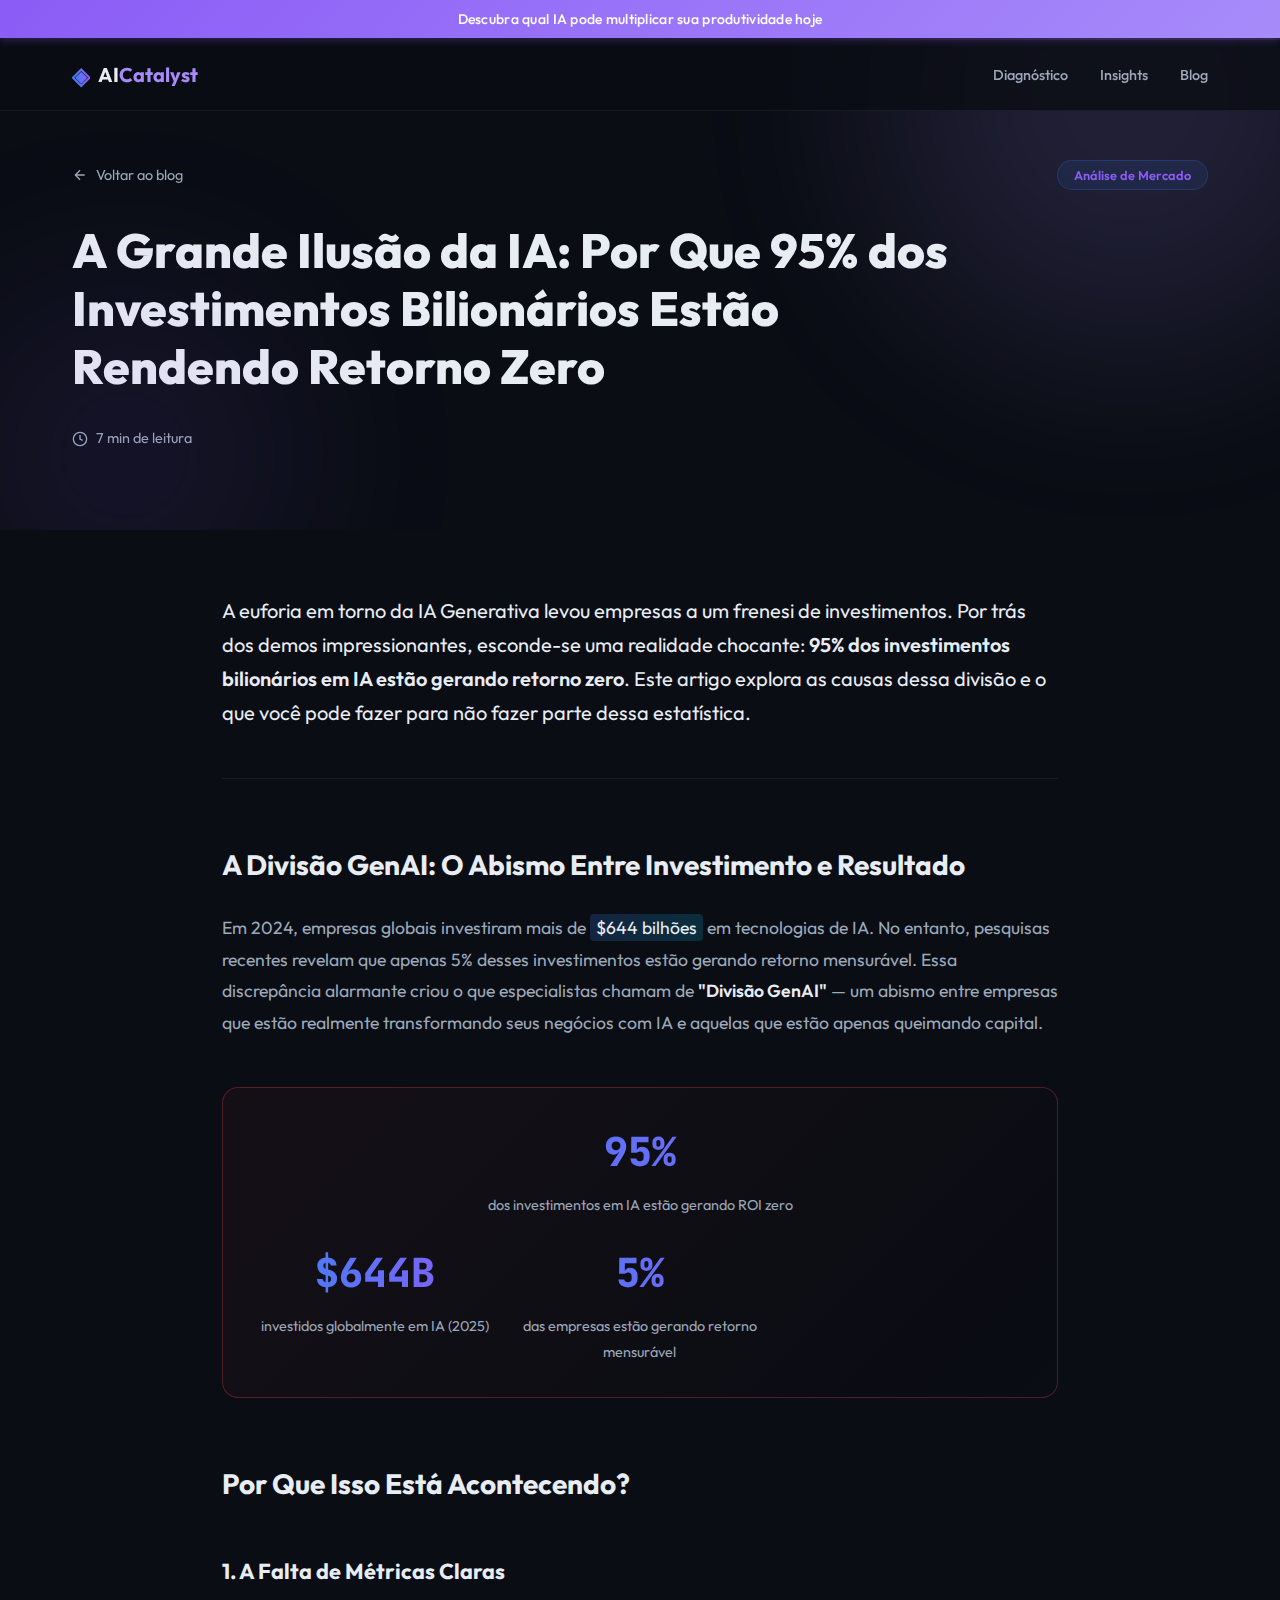
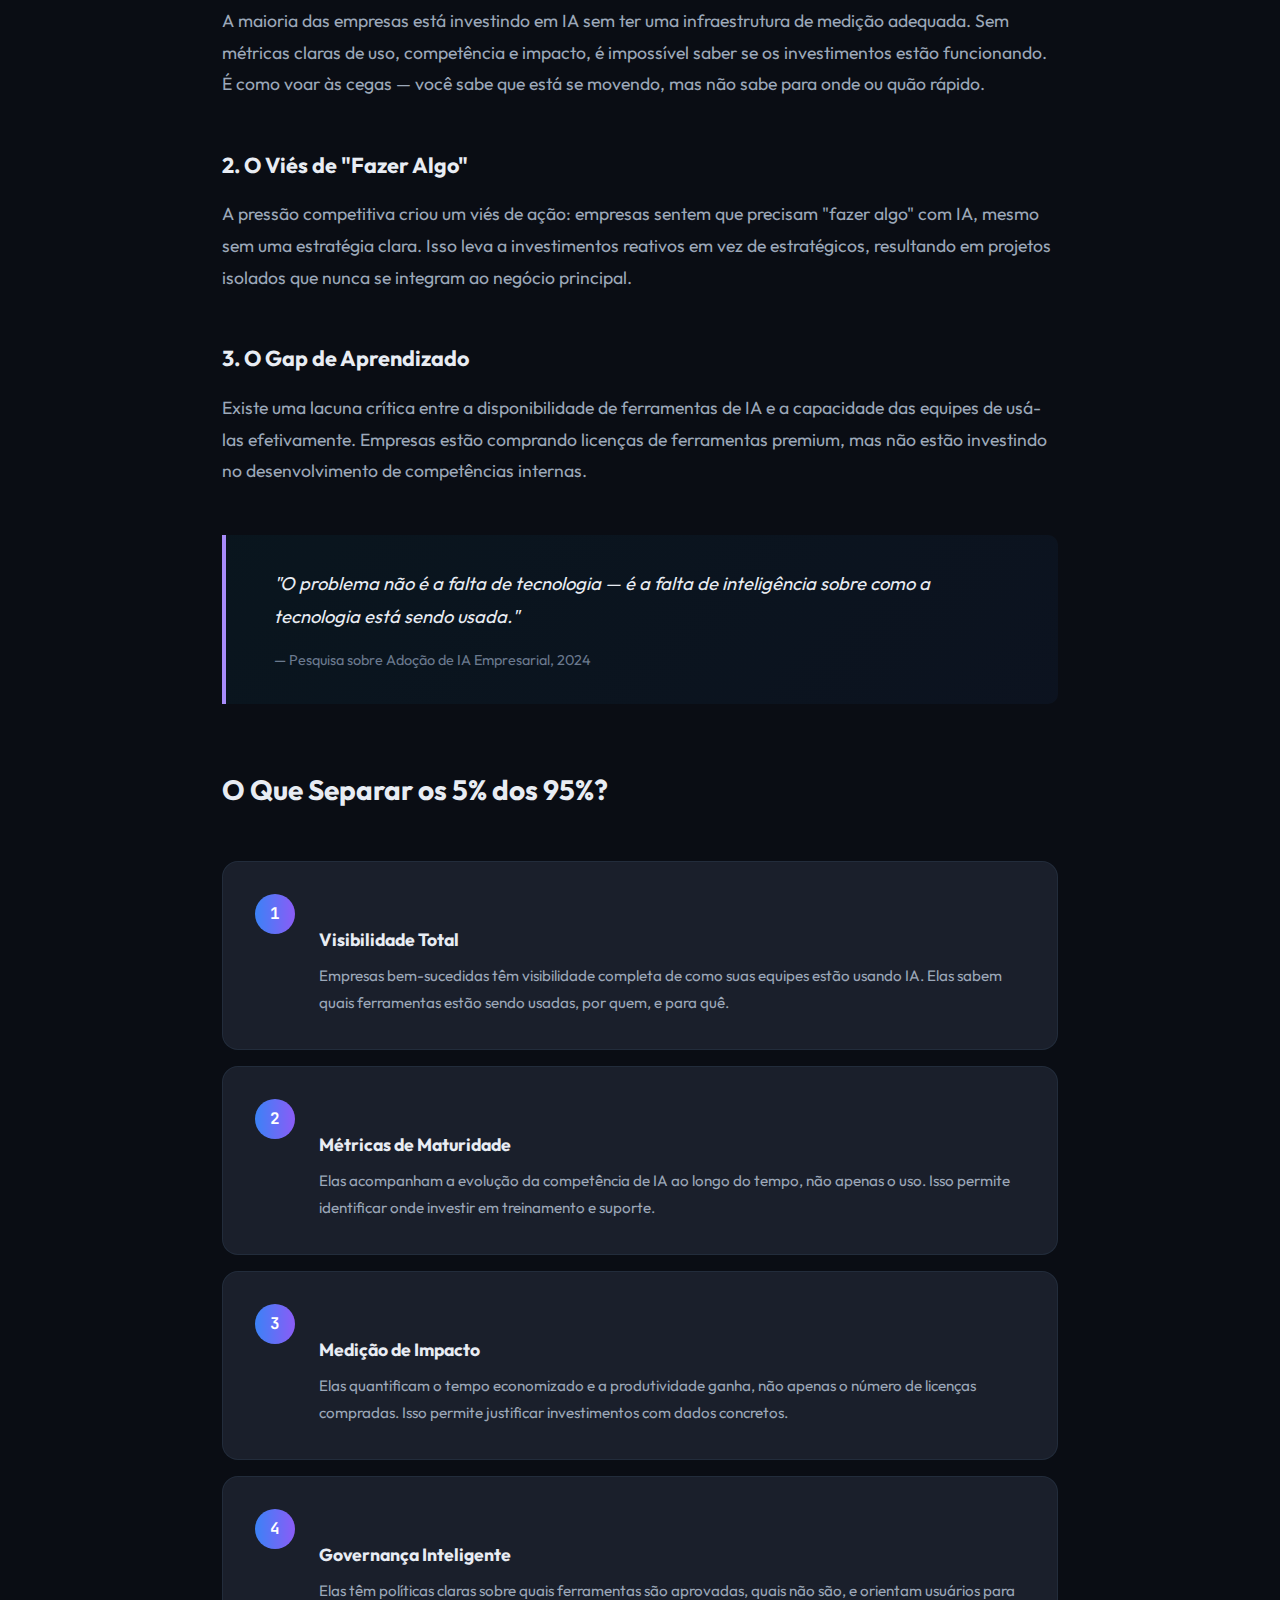
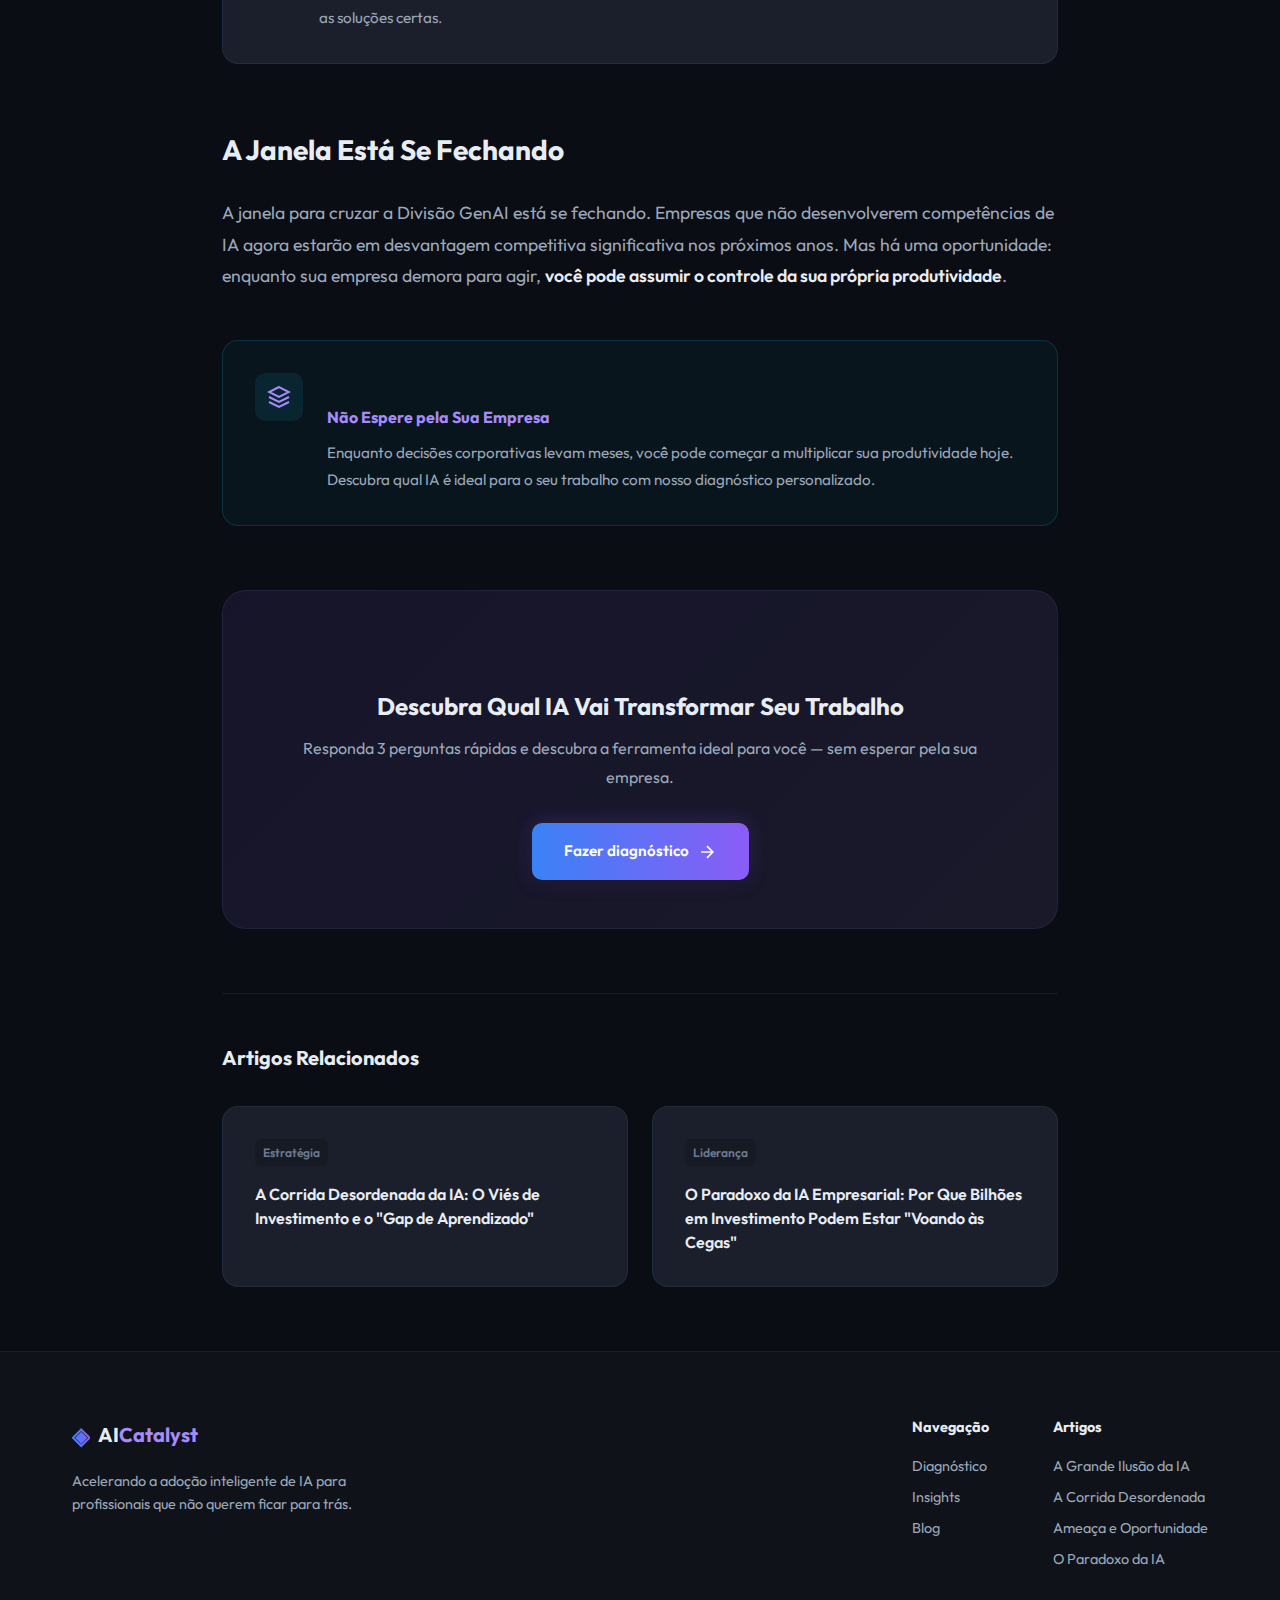
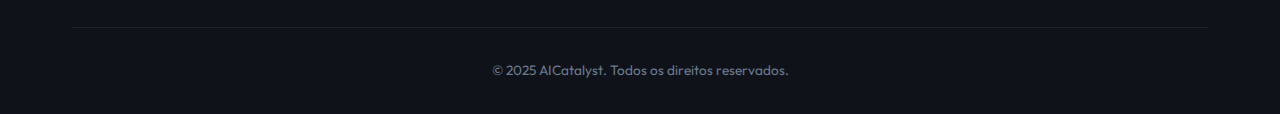
<file: artigo-1.html>
<!DOCTYPE html>
<html lang="pt-BR">
<head>
    <meta charset="UTF-8">
    <meta name="viewport" content="width=device-width, initial-scale=1.0">
    <title>A Grande Ilusão da IA | AICatalyst</title>
    <link rel="apple-touch-icon" sizes="180x180" href="images/favicon_io/apple-touch-icon.png">
    <link rel="icon" type="image/png" sizes="32x32" href="images/favicon_io/favicon-32x32.png">
    <link rel="icon" type="image/png" sizes="16x16" href="images/favicon_io/favicon-16x16.png">
    <link rel="manifest" href="images/favicon_io/site.webmanifest">
    <link rel="icon" type="image/x-icon" href="images/favicon_io/favicon-16x16.png">
    <link rel="preconnect" href="https://fonts.googleapis.com">
    <link rel="preconnect" href="https://fonts.gstatic.com" crossorigin>
    <link href="https://fonts.googleapis.com/css2?family=Outfit:wght@300;400;500;600;700;800&family=JetBrains+Mono:wght@400;500&display=swap" rel="stylesheet">
    <link rel="stylesheet" href="styles.css">
    <link rel="stylesheet" href="article.css">
</head>
<body>
    <!-- Top Banner -->
    <div class="top-banner">
        <p>Descubra qual IA pode multiplicar sua produtividade hoje</p>
    </div>
    
    <!-- Navigation -->
    <nav class="navbar">
        <div class="nav-container">
            <a href="index.html" class="logo">
                <span class="logo-icon">◈</span>
                <span class="logo-text">AI<span class="logo-accent">Catalyst</span></span>
            </a>
            <div class="nav-links">
                <a href="index.html#diagnostico">Diagnóstico</a>
                <a href="index.html#insights">Insights</a>
                <a href="index.html#blog">Blog</a>
            </div>
        </div>
    </nav>

    <!-- Article Header -->
    <header class="article-header">
        <div class="article-header-bg">
            <div class="gradient-orb orb-1 orb-cyan"></div>
            <div class="gradient-orb orb-2 orb-blue"></div>
        </div>
        <div class="container">
            <div class="article-meta-top">
                <a href="index.html#blog" class="back-link">
                    <svg width="16" height="16" viewBox="0 0 24 24" fill="none" stroke="currentColor" stroke-width="2">
                        <path d="M19 12H5M12 19l-7-7 7-7"/>
                    </svg>
                    Voltar ao blog
                </a>
                <span class="article-tag">Análise de Mercado</span>
            </div>
            <h1 class="article-title">A Grande Ilusão da IA: Por Que 95% dos Investimentos Bilionários Estão Rendendo Retorno Zero</h1>
            <div class="article-meta">
                <span class="read-time">
                    <svg width="16" height="16" viewBox="0 0 24 24" fill="none" stroke="currentColor" stroke-width="2">
                        <circle cx="12" cy="12" r="10"/>
                        <path d="M12 6v6l4 2"/>
                    </svg>
                    7 min de leitura
                </span>
            </div>
        </div>
    </header>

    <!-- Article Content -->
    <section class="article-content">
        <div class="container">
            <div class="article-body">
                <p class="lead">
                    A euforia em torno da IA Generativa levou empresas a um frenesi de investimentos. Por trás dos demos impressionantes, esconde-se uma realidade chocante: <strong>95% dos investimentos bilionários em IA estão gerando retorno zero</strong>. Este artigo explora as causas dessa divisão e o que você pode fazer para não fazer parte dessa estatística.
                </p>

                <h2>A Divisão GenAI: O Abismo Entre Investimento e Resultado</h2>
                
                <p>
                    Em 2024, empresas globais investiram mais de <span class="highlight">$644 bilhões</span> em tecnologias de IA. No entanto, pesquisas recentes revelam que apenas 5% desses investimentos estão gerando retorno mensurável. Essa discrepância alarmante criou o que especialistas chamam de <strong>"Divisão GenAI"</strong> — um abismo entre empresas que estão realmente transformando seus negócios com IA e aquelas que estão apenas queimando capital.
                </p>

                <div class="stats-box highlight-box">
                    <div class="stat-item full-width">
                        <span class="stat-number">95%</span>
                        <span class="stat-text">dos investimentos em IA estão gerando ROI zero</span>
                    </div>
                    <div class="stat-item">
                        <span class="stat-number">$644B</span>
                        <span class="stat-text">investidos globalmente em IA (2025)</span>
                    </div>
                    <div class="stat-item">
                        <span class="stat-number">5%</span>
                        <span class="stat-text">das empresas estão gerando retorno mensurável</span>
                    </div>
                </div>

                <h2>Por Que Isso Está Acontecendo?</h2>

                <h3>1. A Falta de Métricas Claras</h3>
                <p>
                    A maioria das empresas está investindo em IA sem ter uma infraestrutura de medição adequada. Sem métricas claras de uso, competência e impacto, é impossível saber se os investimentos estão funcionando. É como voar às cegas — você sabe que está se movendo, mas não sabe para onde ou quão rápido.
                </p>

                <h3>2. O Viés de "Fazer Algo"</h3>
                <p>
                    A pressão competitiva criou um viés de ação: empresas sentem que precisam "fazer algo" com IA, mesmo sem uma estratégia clara. Isso leva a investimentos reativos em vez de estratégicos, resultando em projetos isolados que nunca se integram ao negócio principal.
                </p>

                <h3>3. O Gap de Aprendizado</h3>
                <p>
                    Existe uma lacuna crítica entre a disponibilidade de ferramentas de IA e a capacidade das equipes de usá-las efetivamente. Empresas estão comprando licenças de ferramentas premium, mas não estão investindo no desenvolvimento de competências internas.
                </p>

                <blockquote class="quote-highlight">
                    <p>"O problema não é a falta de tecnologia — é a falta de inteligência sobre como a tecnologia está sendo usada."</p>
                    <cite>— Pesquisa sobre Adoção de IA Empresarial, 2024</cite>
                </blockquote>

                <h2>O Que Separar os 5% dos 95%?</h2>

                <div class="numbered-list">
                    <div class="numbered-item">
                        <div class="number">1</div>
                        <div class="numbered-content">
                            <h4>Visibilidade Total</h4>
                            <p>Empresas bem-sucedidas têm visibilidade completa de como suas equipes estão usando IA. Elas sabem quais ferramentas estão sendo usadas, por quem, e para quê.</p>
                        </div>
                    </div>
                    <div class="numbered-item">
                        <div class="number">2</div>
                        <div class="numbered-content">
                            <h4>Métricas de Maturidade</h4>
                            <p>Elas acompanham a evolução da competência de IA ao longo do tempo, não apenas o uso. Isso permite identificar onde investir em treinamento e suporte.</p>
                        </div>
                    </div>
                    <div class="numbered-item">
                        <div class="number">3</div>
                        <div class="numbered-content">
                            <h4>Medição de Impacto</h4>
                            <p>Elas quantificam o tempo economizado e a produtividade ganha, não apenas o número de licenças compradas. Isso permite justificar investimentos com dados concretos.</p>
                        </div>
                    </div>
                    <div class="numbered-item">
                        <div class="number">4</div>
                        <div class="numbered-content">
                            <h4>Governança Inteligente</h4>
                            <p>Elas têm políticas claras sobre quais ferramentas são aprovadas, quais não são, e orientam usuários para as soluções certas.</p>
                        </div>
                    </div>
                </div>

                <h2>A Janela Está Se Fechando</h2>

                <p>
                    A janela para cruzar a Divisão GenAI está se fechando. Empresas que não desenvolverem competências de IA agora estarão em desvantagem competitiva significativa nos próximos anos. Mas há uma oportunidade: enquanto sua empresa demora para agir, <strong>você pode assumir o controle da sua própria produtividade</strong>.
                </p>

                <div class="callout callout-tip">
                    <div class="callout-icon">
                        <svg width="24" height="24" viewBox="0 0 24 24" fill="none" stroke="currentColor" stroke-width="2">
                            <path d="M12 2L2 7l10 5 10-5-10-5z"/>
                            <path d="M2 17l10 5 10-5M2 12l10 5 10-5"/>
                        </svg>
                    </div>
                    <div class="callout-content">
                        <h4>Não Espere pela Sua Empresa</h4>
                        <p>Enquanto decisões corporativas levam meses, você pode começar a multiplicar sua produtividade hoje. Descubra qual IA é ideal para o seu trabalho com nosso diagnóstico personalizado.</p>
                    </div>
                </div>

                <div class="article-cta">
                    <h3>Descubra Qual IA Vai Transformar Seu Trabalho</h3>
                    <p>Responda 3 perguntas rápidas e descubra a ferramenta ideal para você — sem esperar pela sua empresa.</p>
                    <a href="index.html#diagnostico" class="btn btn-primary">
                        Fazer diagnóstico
                        <svg width="20" height="20" viewBox="0 0 24 24" fill="none" stroke="currentColor" stroke-width="2">
                            <path d="M5 12h14M12 5l7 7-7 7"/>
                        </svg>
                    </a>
                </div>
            </div>

            <div class="related-articles">
                <h3>Artigos Relacionados</h3>
                <div class="related-grid">
                    <a href="artigo-2.html" class="related-card">
                        <span class="related-tag">Estratégia</span>
                        <h4>A Corrida Desordenada da IA: O Viés de Investimento e o "Gap de Aprendizado"</h4>
                    </a>
                    <a href="artigo-4.html" class="related-card">
                        <span class="related-tag">Liderança</span>
                        <h4>O Paradoxo da IA Empresarial: Por Que Bilhões em Investimento Podem Estar "Voando às Cegas"</h4>
                    </a>
                </div>
            </div>
        </div>
    </section>

    <!-- Footer -->
    <footer class="footer">
        <div class="container">
            <div class="footer-content">
                <div class="footer-brand">
                    <a href="index.html" class="logo">
                        <span class="logo-icon">◈</span>
                        <span class="logo-text">AI<span class="logo-accent">Catalyst</span></span>
                    </a>
                    <p>Acelerando a adoção inteligente de IA para profissionais que não querem ficar para trás.</p>
                </div>
                <div class="footer-links">
                    <div class="footer-column">
                        <h4>Navegação</h4>
                        <a href="index.html#diagnostico">Diagnóstico</a>
                        <a href="index.html#insights">Insights</a>
                        <a href="index.html#blog">Blog</a>
                    </div>
                    <div class="footer-column">
                        <h4>Artigos</h4>
                        <a href="artigo-1.html">A Grande Ilusão da IA</a>
                        <a href="artigo-2.html">A Corrida Desordenada</a>
                        <a href="artigo-3.html">Ameaça e Oportunidade</a>
                        <a href="artigo-4.html">O Paradoxo da IA</a>
                    </div>
                </div>
            </div>
            <div class="footer-bottom">
                <p>&copy; 2025 AICatalyst. Todos os direitos reservados.</p>
            </div>
        </div>
    </footer>
</body>
</html>
</file>
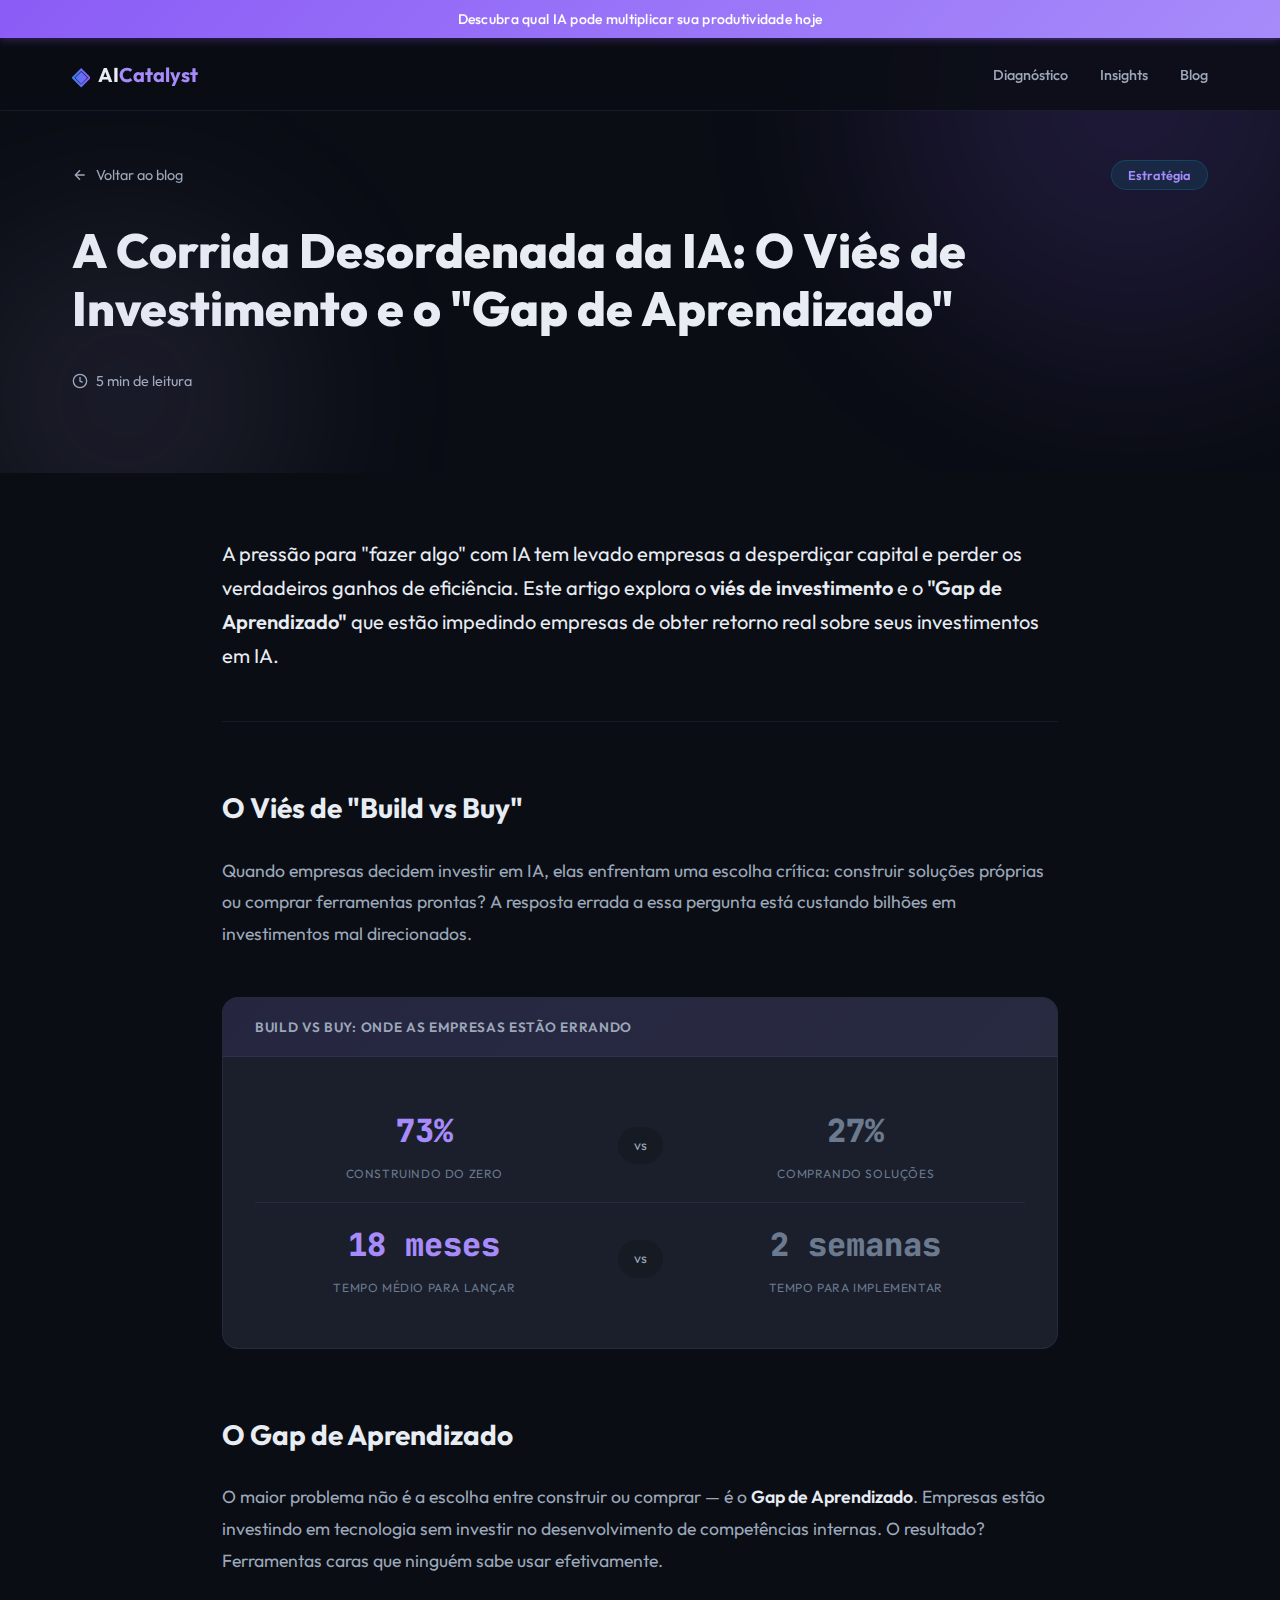
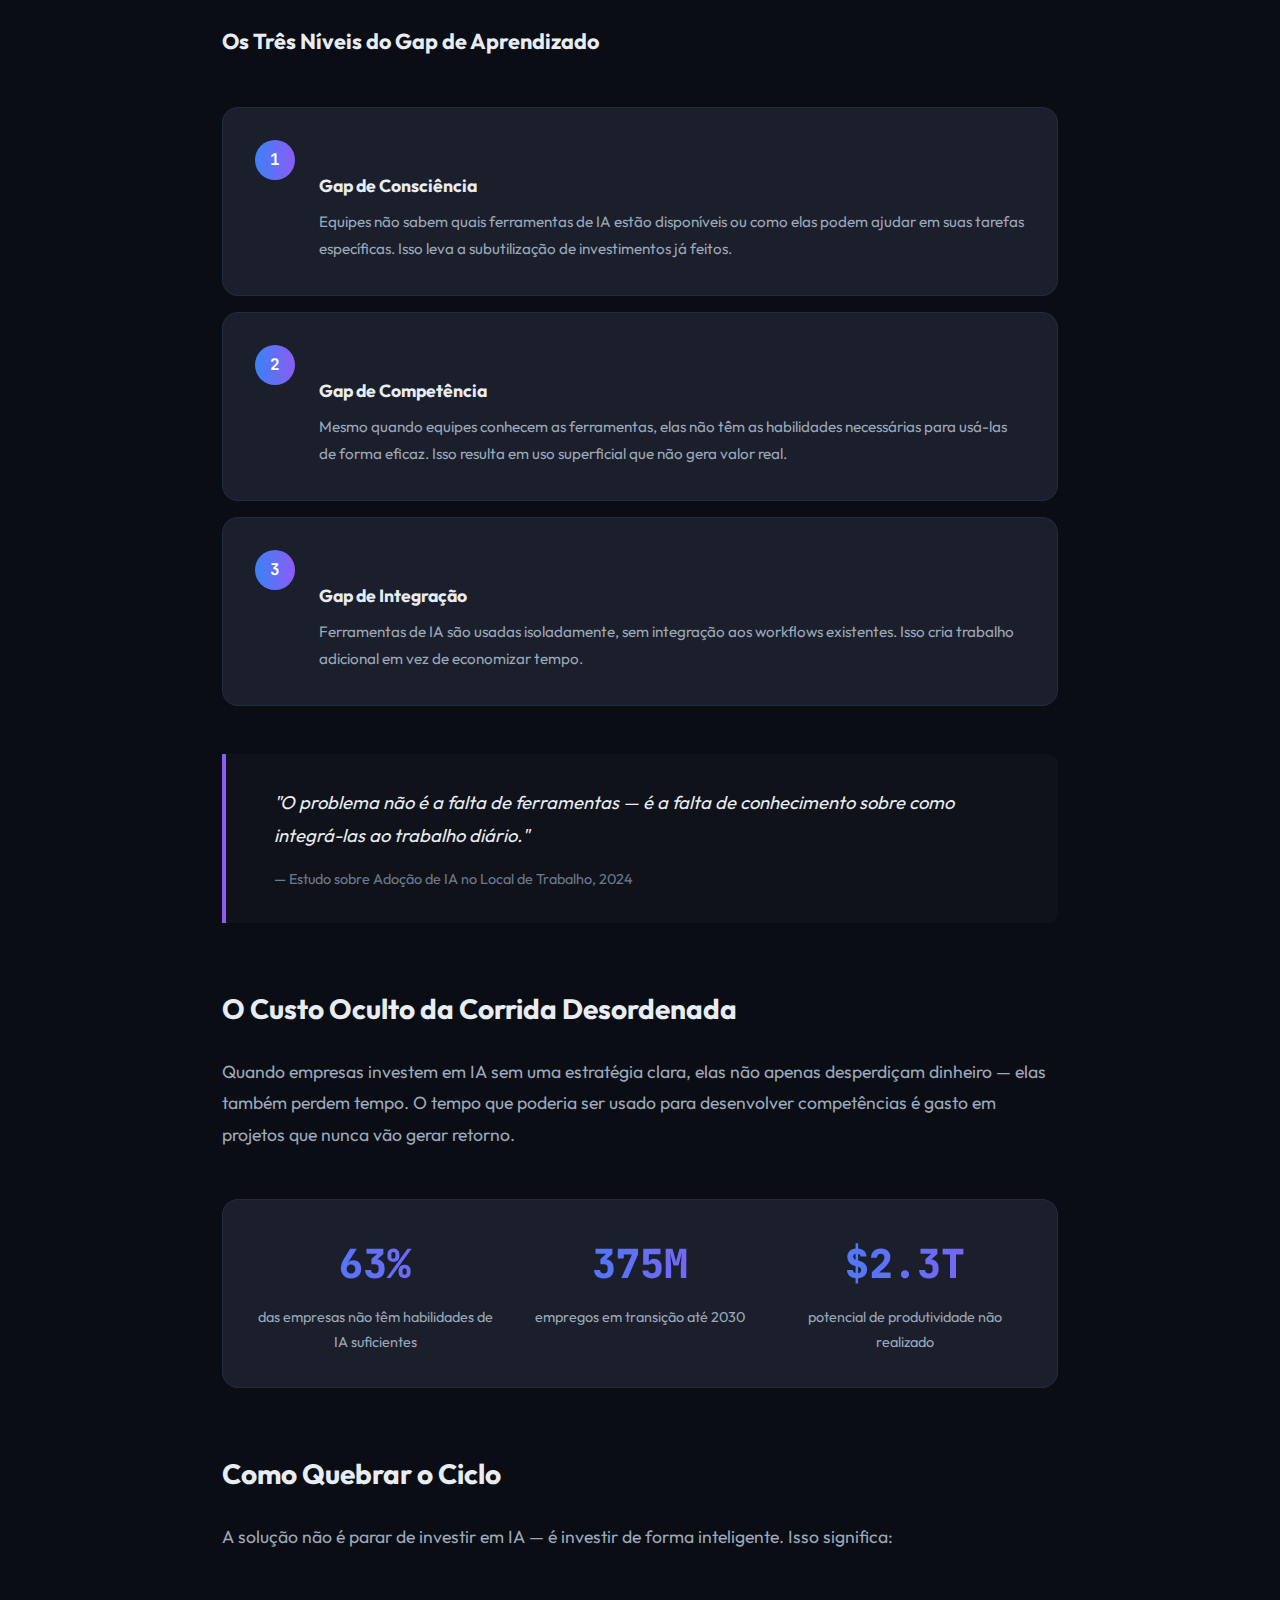
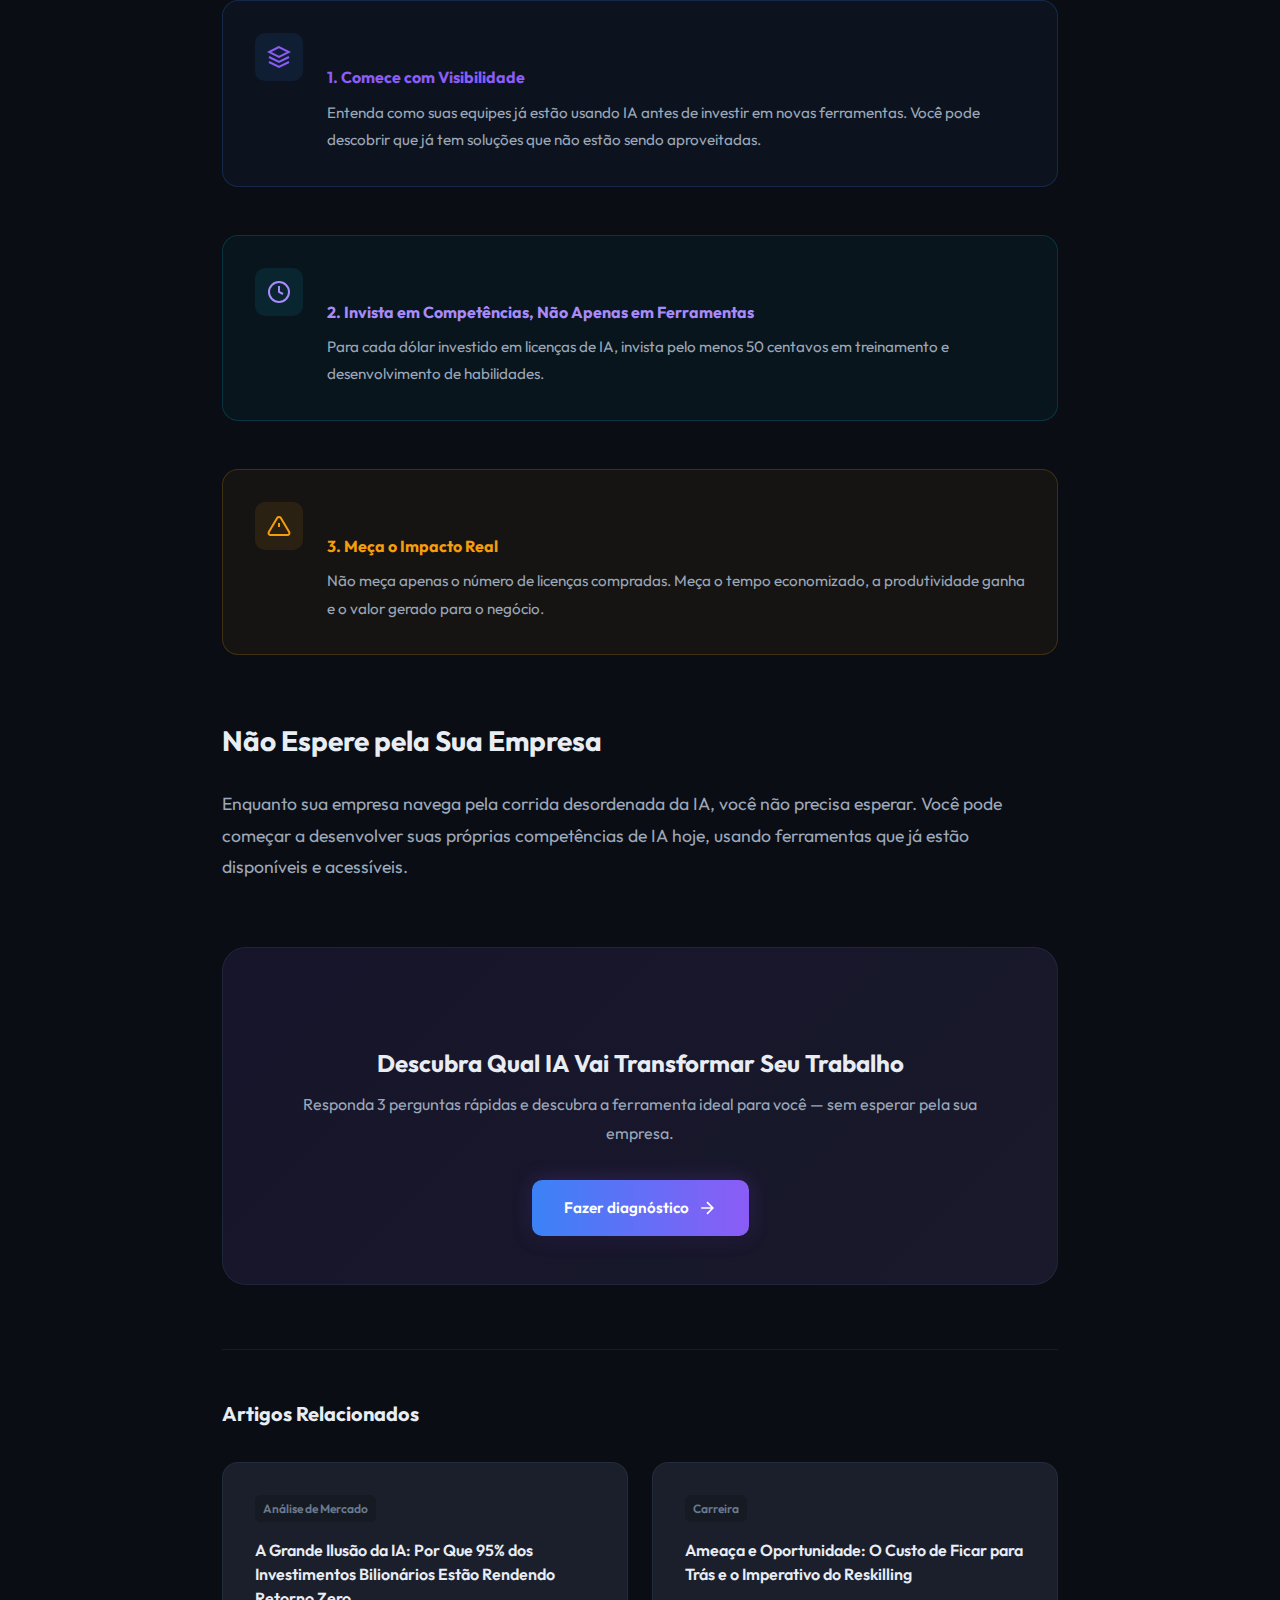
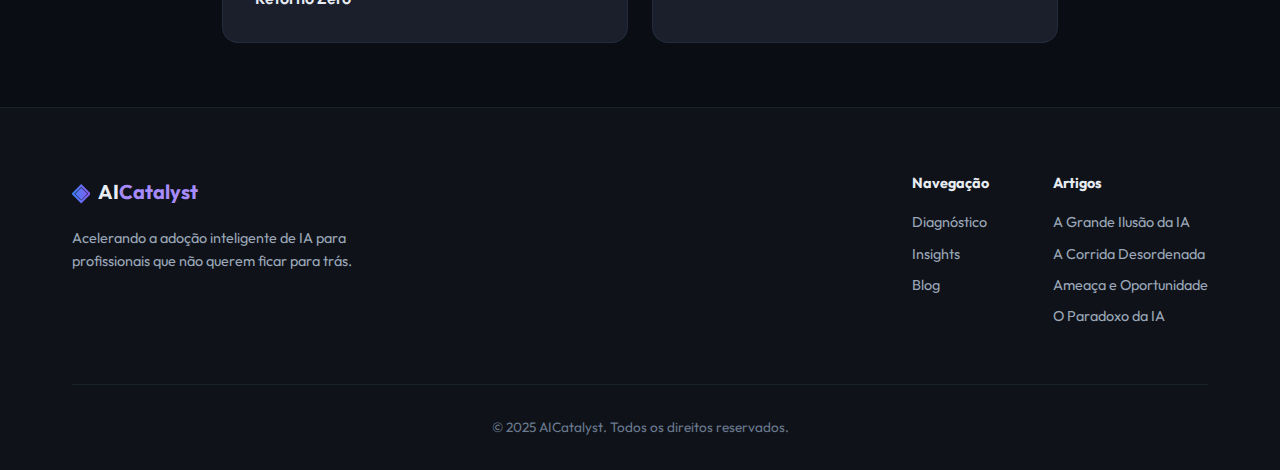
<file: artigo-2.html>
<!DOCTYPE html>
<html lang="pt-BR">
<head>
    <meta charset="UTF-8">
    <meta name="viewport" content="width=device-width, initial-scale=1.0">
    <title>A Corrida Desordenada da IA | AICatalyst</title>
    <link rel="apple-touch-icon" sizes="180x180" href="images/favicon_io/apple-touch-icon.png">
    <link rel="icon" type="image/png" sizes="32x32" href="images/favicon_io/favicon-32x32.png">
    <link rel="icon" type="image/png" sizes="16x16" href="images/favicon_io/favicon-16x16.png">
    <link rel="manifest" href="images/favicon_io/site.webmanifest">
    <link rel="icon" type="image/x-icon" href="images/favicon_io/favicon-16x16.png">
    <link rel="preconnect" href="https://fonts.googleapis.com">
    <link rel="preconnect" href="https://fonts.gstatic.com" crossorigin>
    <link href="https://fonts.googleapis.com/css2?family=Outfit:wght@300;400;500;600;700;800&family=JetBrains+Mono:wght@400;500&display=swap" rel="stylesheet">
    <link rel="stylesheet" href="styles.css">
    <link rel="stylesheet" href="article.css">
</head>
<body>
    <!-- Top Banner -->
    <div class="top-banner">
        <p>Descubra qual IA pode multiplicar sua produtividade hoje</p>
    </div>
    
    <!-- Navigation -->
    <nav class="navbar">
        <div class="nav-container">
            <a href="index.html" class="logo">
                <span class="logo-icon">◈</span>
                <span class="logo-text">AI<span class="logo-accent">Catalyst</span></span>
            </a>
            <div class="nav-links">
                <a href="index.html#diagnostico">Diagnóstico</a>
                <a href="index.html#insights">Insights</a>
                <a href="index.html#blog">Blog</a>
            </div>
        </div>
    </nav>

    <!-- Article Header -->
    <header class="article-header">
        <div class="article-header-bg">
            <div class="gradient-orb orb-1 orb-blue"></div>
            <div class="gradient-orb orb-2 orb-purple"></div>
        </div>
        <div class="container">
            <div class="article-meta-top">
                <a href="index.html#blog" class="back-link">
                    <svg width="16" height="16" viewBox="0 0 24 24" fill="none" stroke="currentColor" stroke-width="2">
                        <path d="M19 12H5M12 19l-7-7 7-7"/>
                    </svg>
                    Voltar ao blog
                </a>
                <span class="article-tag tag-strategy">Estratégia</span>
            </div>
            <h1 class="article-title">A Corrida Desordenada da IA: O Viés de Investimento e o "Gap de Aprendizado"</h1>
            <div class="article-meta">
                <span class="read-time">
                    <svg width="16" height="16" viewBox="0 0 24 24" fill="none" stroke="currentColor" stroke-width="2">
                        <circle cx="12" cy="12" r="10"/>
                        <path d="M12 6v6l4 2"/>
                    </svg>
                    5 min de leitura
                </span>
            </div>
        </div>
    </header>

    <!-- Article Content -->
    <section class="article-content">
        <div class="container">
            <div class="article-body">
                <p class="lead">
                    A pressão para "fazer algo" com IA tem levado empresas a desperdiçar capital e perder os verdadeiros ganhos de eficiência. Este artigo explora o <strong>viés de investimento</strong> e o <strong>"Gap de Aprendizado"</strong> que estão impedindo empresas de obter retorno real sobre seus investimentos em IA.
                </p>

                <h2>O Viés de "Build vs Buy"</h2>
                
                <p>
                    Quando empresas decidem investir em IA, elas enfrentam uma escolha crítica: construir soluções próprias ou comprar ferramentas prontas? A resposta errada a essa pergunta está custando bilhões em investimentos mal direcionados.
                </p>

                <div class="comparison-box">
                    <div class="comparison-header">
                        <span>Build vs Buy: Onde as Empresas Estão Errando</span>
                    </div>
                    <div class="comparison-content">
                        <div class="comparison-item">
                            <div class="comparison-stat frontier">
                                <span class="value">73%</span>
                                <span class="label">Construindo do zero</span>
                            </div>
                            <div class="comparison-middle">vs</div>
                            <div class="comparison-stat global">
                                <span class="value">27%</span>
                                <span class="label">Comprando soluções</span>
                            </div>
                        </div>
                        <div class="comparison-item">
                            <div class="comparison-stat frontier">
                                <span class="value">18 meses</span>
                                <span class="label">Tempo médio para lançar</span>
                            </div>
                            <div class="comparison-middle">vs</div>
                            <div class="comparison-stat global">
                                <span class="value">2 semanas</span>
                                <span class="label">Tempo para implementar</span>
                            </div>
                        </div>
                    </div>
                </div>

                <h2>O Gap de Aprendizado</h2>

                <p>
                    O maior problema não é a escolha entre construir ou comprar — é o <strong>Gap de Aprendizado</strong>. Empresas estão investindo em tecnologia sem investir no desenvolvimento de competências internas. O resultado? Ferramentas caras que ninguém sabe usar efetivamente.
                </p>

                <h3>Os Três Níveis do Gap de Aprendizado</h3>

                <div class="numbered-list">
                    <div class="numbered-item">
                        <div class="number">1</div>
                        <div class="numbered-content">
                            <h4>Gap de Consciência</h4>
                            <p>Equipes não sabem quais ferramentas de IA estão disponíveis ou como elas podem ajudar em suas tarefas específicas. Isso leva a subutilização de investimentos já feitos.</p>
                        </div>
                    </div>
                    <div class="numbered-item">
                        <div class="number">2</div>
                        <div class="numbered-content">
                            <h4>Gap de Competência</h4>
                            <p>Mesmo quando equipes conhecem as ferramentas, elas não têm as habilidades necessárias para usá-las de forma eficaz. Isso resulta em uso superficial que não gera valor real.</p>
                        </div>
                    </div>
                    <div class="numbered-item">
                        <div class="number">3</div>
                        <div class="numbered-content">
                            <h4>Gap de Integração</h4>
                            <p>Ferramentas de IA são usadas isoladamente, sem integração aos workflows existentes. Isso cria trabalho adicional em vez de economizar tempo.</p>
                        </div>
                    </div>
                </div>

                <blockquote>
                    <p>"O problema não é a falta de ferramentas — é a falta de conhecimento sobre como integrá-las ao trabalho diário."</p>
                    <cite>— Estudo sobre Adoção de IA no Local de Trabalho, 2024</cite>
                </blockquote>

                <h2>O Custo Oculto da Corrida Desordenada</h2>

                <p>
                    Quando empresas investem em IA sem uma estratégia clara, elas não apenas desperdiçam dinheiro — elas também perdem tempo. O tempo que poderia ser usado para desenvolver competências é gasto em projetos que nunca vão gerar retorno.
                </p>

                <div class="stats-box">
                    <div class="stat-item">
                        <span class="stat-number">63%</span>
                        <span class="stat-text">das empresas não têm habilidades de IA suficientes</span>
                    </div>
                    <div class="stat-item">
                        <span class="stat-number">375M</span>
                        <span class="stat-text">empregos em transição até 2030</span>
                    </div>
                    <div class="stat-item">
                        <span class="stat-number">$2.3T</span>
                        <span class="stat-text">potencial de produtividade não realizado</span>
                    </div>
                </div>

                <h2>Como Quebrar o Ciclo</h2>

                <p>
                    A solução não é parar de investir em IA — é investir de forma inteligente. Isso significa:
                </p>

                <div class="callout">
                    <div class="callout-icon">
                        <svg width="24" height="24" viewBox="0 0 24 24" fill="none" stroke="currentColor" stroke-width="2">
                            <path d="M12 2L2 7l10 5 10-5-10-5z"/>
                            <path d="M2 17l10 5 10-5M2 12l10 5 10-5"/>
                        </svg>
                    </div>
                    <div class="callout-content">
                        <h4>1. Comece com Visibilidade</h4>
                        <p>Entenda como suas equipes já estão usando IA antes de investir em novas ferramentas. Você pode descobrir que já tem soluções que não estão sendo aproveitadas.</p>
                    </div>
                </div>

                <div class="callout callout-tip">
                    <div class="callout-icon">
                        <svg width="24" height="24" viewBox="0 0 24 24" fill="none" stroke="currentColor" stroke-width="2">
                            <circle cx="12" cy="12" r="10"/>
                            <path d="M12 6v6l4 2"/>
                        </svg>
                    </div>
                    <div class="callout-content">
                        <h4>2. Invista em Competências, Não Apenas em Ferramentas</h4>
                        <p>Para cada dólar investido em licenças de IA, invista pelo menos 50 centavos em treinamento e desenvolvimento de habilidades.</p>
                    </div>
                </div>

                <div class="callout callout-warning">
                    <div class="callout-icon">
                        <svg width="24" height="24" viewBox="0 0 24 24" fill="none" stroke="currentColor" stroke-width="2">
                            <path d="M10.29 3.86L1.82 18a2 2 0 0 0 1.71 3h16.94a2 2 0 0 0 1.71-3L13.71 3.86a2 2 0 0 0-3.42 0z"/>
                            <line x1="12" y1="9" x2="12" y2="13"/>
                            <line x1="12" y1="17" x2="12.01" y2="17"/>
                        </svg>
                    </div>
                    <div class="callout-content">
                        <h4>3. Meça o Impacto Real</h4>
                        <p>Não meça apenas o número de licenças compradas. Meça o tempo economizado, a produtividade ganha e o valor gerado para o negócio.</p>
                    </div>
                </div>

                <h2>Não Espere pela Sua Empresa</h2>

                <p>
                    Enquanto sua empresa navega pela corrida desordenada da IA, você não precisa esperar. Você pode começar a desenvolver suas próprias competências de IA hoje, usando ferramentas que já estão disponíveis e acessíveis.
                </p>

                <div class="article-cta">
                    <h3>Descubra Qual IA Vai Transformar Seu Trabalho</h3>
                    <p>Responda 3 perguntas rápidas e descubra a ferramenta ideal para você — sem esperar pela sua empresa.</p>
                    <a href="index.html#diagnostico" class="btn btn-primary">
                        Fazer diagnóstico
                        <svg width="20" height="20" viewBox="0 0 24 24" fill="none" stroke="currentColor" stroke-width="2">
                            <path d="M5 12h14M12 5l7 7-7 7"/>
                        </svg>
                    </a>
                </div>
            </div>

            <div class="related-articles">
                <h3>Artigos Relacionados</h3>
                <div class="related-grid">
                    <a href="artigo-1.html" class="related-card">
                        <span class="related-tag">Análise de Mercado</span>
                        <h4>A Grande Ilusão da IA: Por Que 95% dos Investimentos Bilionários Estão Rendendo Retorno Zero</h4>
                    </a>
                    <a href="artigo-3.html" class="related-card">
                        <span class="related-tag">Carreira</span>
                        <h4>Ameaça e Oportunidade: O Custo de Ficar para Trás e o Imperativo do Reskilling</h4>
                    </a>
                </div>
            </div>
        </div>
    </section>

    <!-- Footer -->
    <footer class="footer">
        <div class="container">
            <div class="footer-content">
                <div class="footer-brand">
                    <a href="index.html" class="logo">
                        <span class="logo-icon">◈</span>
                        <span class="logo-text">AI<span class="logo-accent">Catalyst</span></span>
                    </a>
                    <p>Acelerando a adoção inteligente de IA para profissionais que não querem ficar para trás.</p>
                </div>
                <div class="footer-links">
                    <div class="footer-column">
                        <h4>Navegação</h4>
                        <a href="index.html#diagnostico">Diagnóstico</a>
                        <a href="index.html#insights">Insights</a>
                        <a href="index.html#blog">Blog</a>
                    </div>
                    <div class="footer-column">
                        <h4>Artigos</h4>
                        <a href="artigo-1.html">A Grande Ilusão da IA</a>
                        <a href="artigo-2.html">A Corrida Desordenada</a>
                        <a href="artigo-3.html">Ameaça e Oportunidade</a>
                        <a href="artigo-4.html">O Paradoxo da IA</a>
                    </div>
                </div>
            </div>
            <div class="footer-bottom">
                <p>&copy; 2025 AICatalyst. Todos os direitos reservados.</p>
            </div>
        </div>
    </footer>
</body>
</html>
</file>
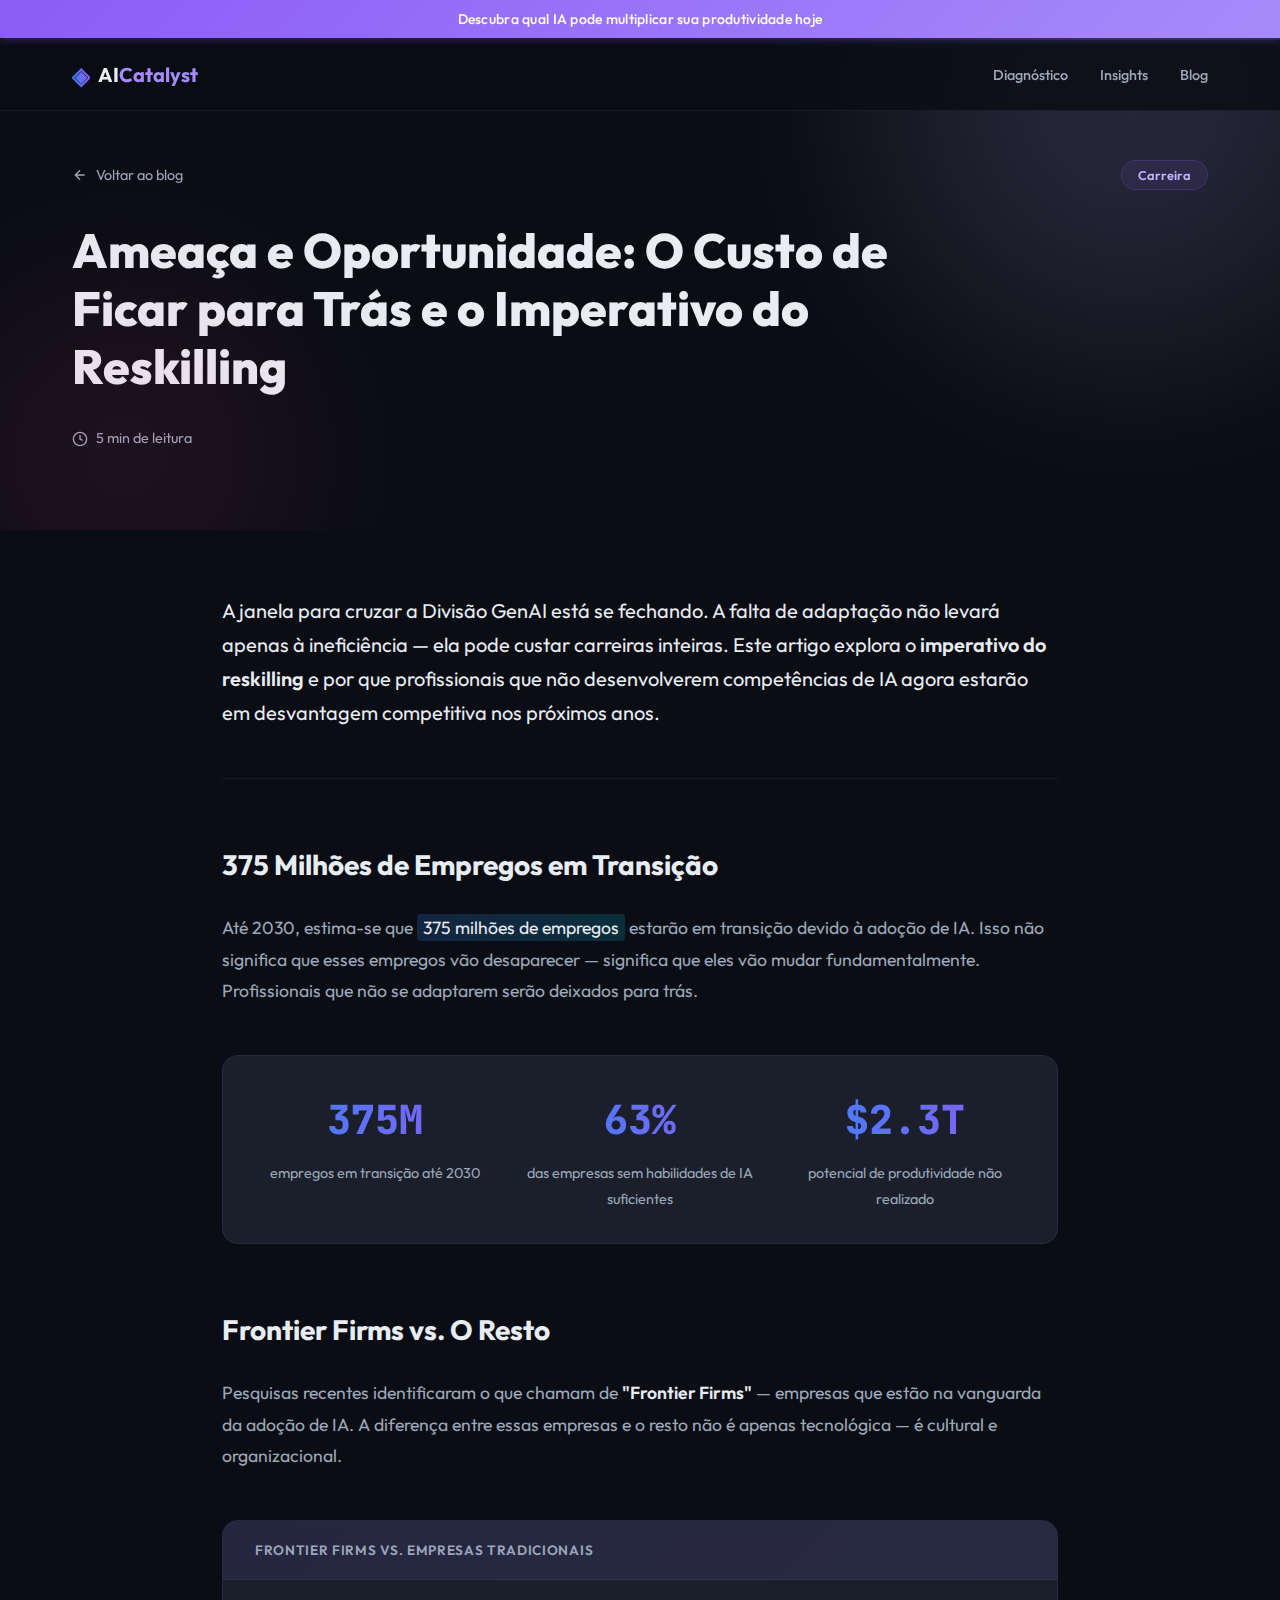
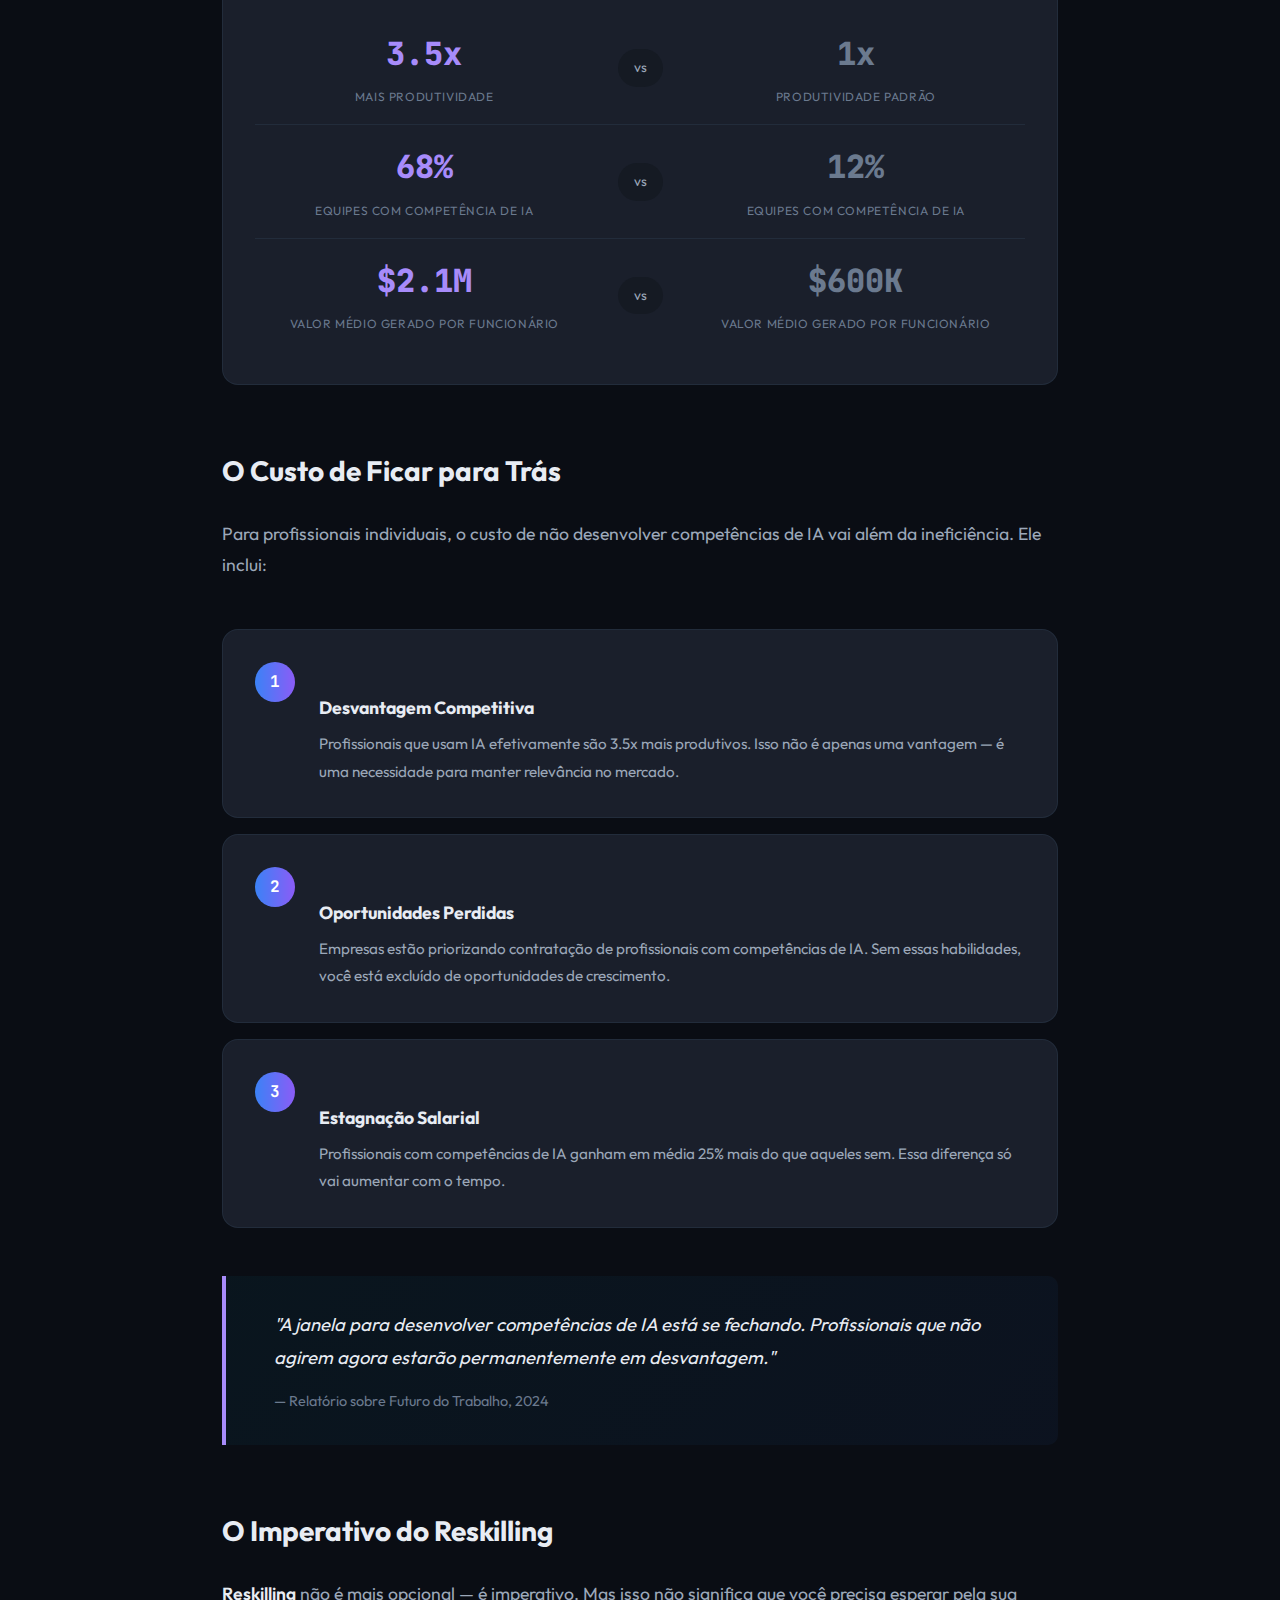
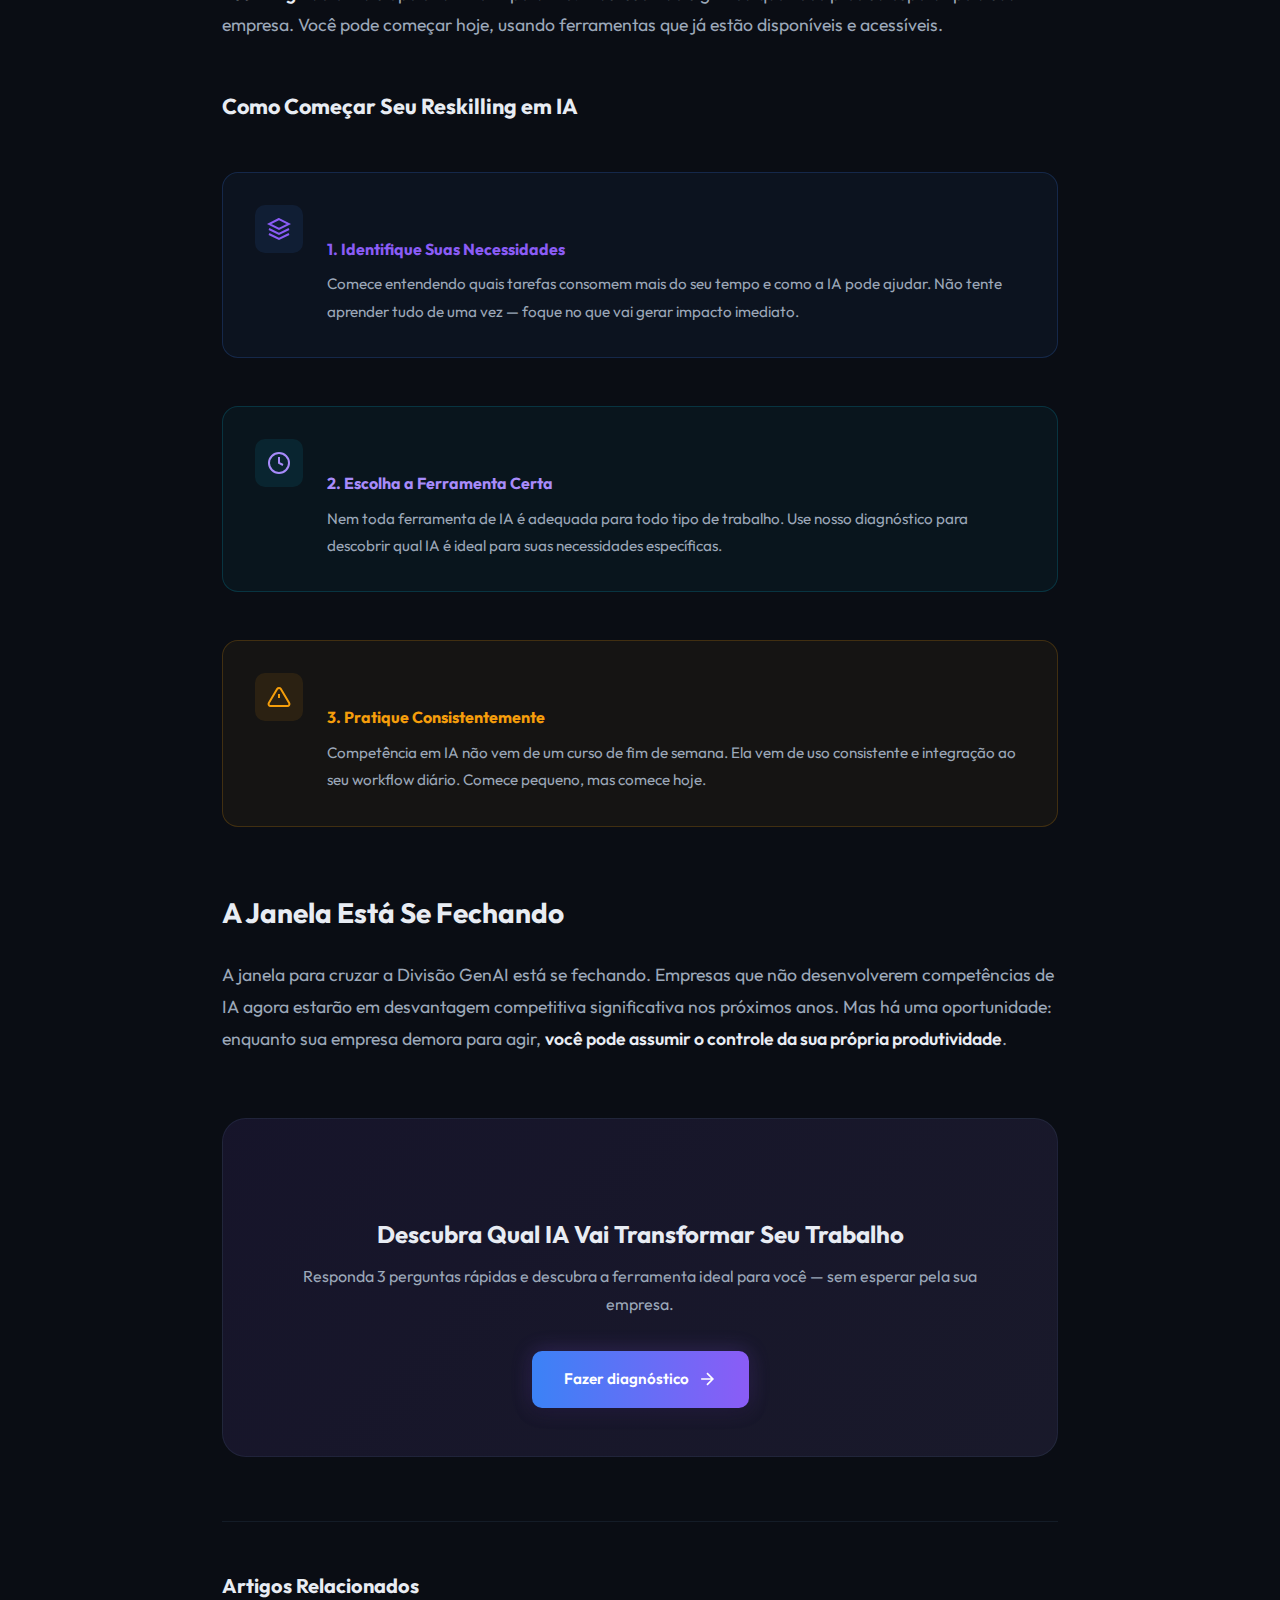
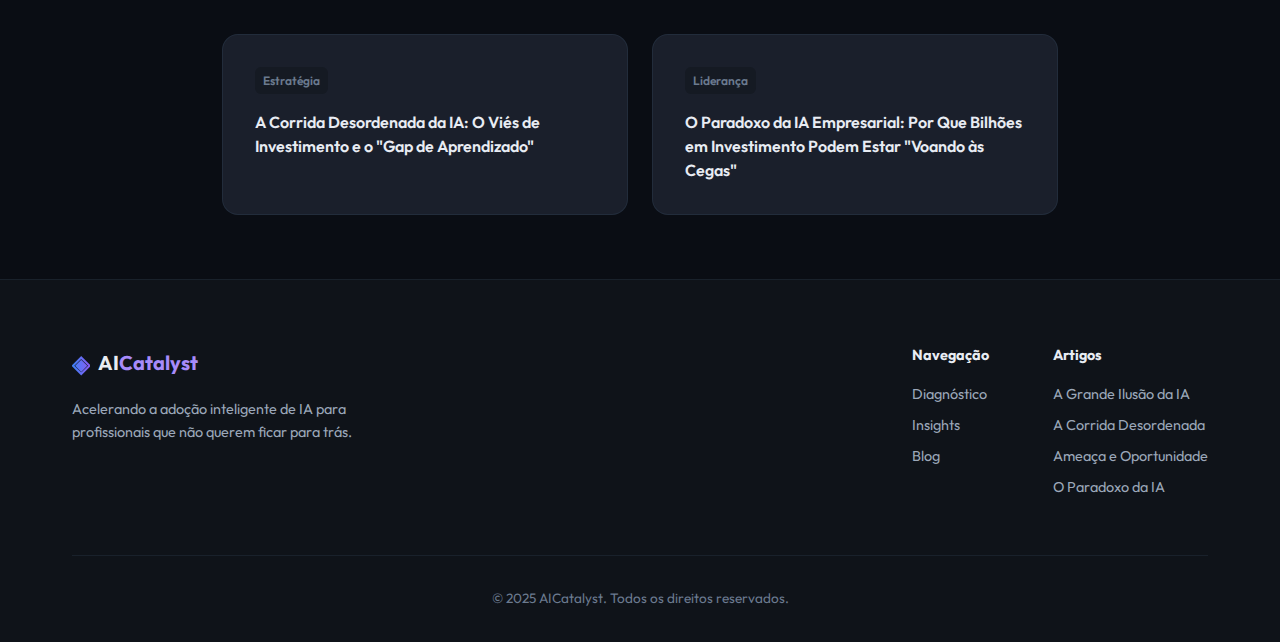
<file: artigo-3.html>
<!DOCTYPE html>
<html lang="pt-BR">
<head>
    <meta charset="UTF-8">
    <meta name="viewport" content="width=device-width, initial-scale=1.0">
    <title>Ameaça e Oportunidade: O Custo de Ficar para Trás | AICatalyst</title>
    <link rel="apple-touch-icon" sizes="180x180" href="images/favicon_io/apple-touch-icon.png">
    <link rel="icon" type="image/png" sizes="32x32" href="images/favicon_io/favicon-32x32.png">
    <link rel="icon" type="image/png" sizes="16x16" href="images/favicon_io/favicon-16x16.png">
    <link rel="manifest" href="images/favicon_io/site.webmanifest">
    <link rel="icon" type="image/x-icon" href="images/favicon_io/favicon-16x16.png">
    <link rel="preconnect" href="https://fonts.googleapis.com">
    <link rel="preconnect" href="https://fonts.gstatic.com" crossorigin>
    <link href="https://fonts.googleapis.com/css2?family=Outfit:wght@300;400;500;600;700;800&family=JetBrains+Mono:wght@400;500&display=swap" rel="stylesheet">
    <link rel="stylesheet" href="styles.css">
    <link rel="stylesheet" href="article.css">
</head>
<body>
    <!-- Top Banner -->
    <div class="top-banner">
        <p>Descubra qual IA pode multiplicar sua produtividade hoje</p>
    </div>
    
    <!-- Navigation -->
    <nav class="navbar">
        <div class="nav-container">
            <a href="index.html" class="logo">
                <span class="logo-icon">◈</span>
                <span class="logo-text">AI<span class="logo-accent">Catalyst</span></span>
            </a>
            <div class="nav-links">
                <a href="index.html#diagnostico">Diagnóstico</a>
                <a href="index.html#insights">Insights</a>
                <a href="index.html#blog">Blog</a>
            </div>
        </div>
    </nav>

    <!-- Article Header -->
    <header class="article-header">
        <div class="article-header-bg">
            <div class="gradient-orb orb-1 orb-purple"></div>
            <div class="gradient-orb orb-2 orb-pink"></div>
        </div>
        <div class="container">
            <div class="article-meta-top">
                <a href="index.html#blog" class="back-link">
                    <svg width="16" height="16" viewBox="0 0 24 24" fill="none" stroke="currentColor" stroke-width="2">
                        <path d="M19 12H5M12 19l-7-7 7-7"/>
                    </svg>
                    Voltar ao blog
                </a>
                <span class="article-tag tag-career">Carreira</span>
            </div>
            <h1 class="article-title">Ameaça e Oportunidade: O Custo de Ficar para Trás e o Imperativo do Reskilling</h1>
            <div class="article-meta">
                <span class="read-time">
                    <svg width="16" height="16" viewBox="0 0 24 24" fill="none" stroke="currentColor" stroke-width="2">
                        <circle cx="12" cy="12" r="10"/>
                        <path d="M12 6v6l4 2"/>
                    </svg>
                    5 min de leitura
                </span>
            </div>
        </div>
    </header>

    <!-- Article Content -->
    <section class="article-content">
        <div class="container">
            <div class="article-body">
                <p class="lead">
                    A janela para cruzar a Divisão GenAI está se fechando. A falta de adaptação não levará apenas à ineficiência — ela pode custar carreiras inteiras. Este artigo explora o <strong>imperativo do reskilling</strong> e por que profissionais que não desenvolverem competências de IA agora estarão em desvantagem competitiva nos próximos anos.
                </p>

                <h2>375 Milhões de Empregos em Transição</h2>
                
                <p>
                    Até 2030, estima-se que <span class="highlight">375 milhões de empregos</span> estarão em transição devido à adoção de IA. Isso não significa que esses empregos vão desaparecer — significa que eles vão mudar fundamentalmente. Profissionais que não se adaptarem serão deixados para trás.
                </p>

                <div class="stats-box">
                    <div class="stat-item">
                        <span class="stat-number">375M</span>
                        <span class="stat-text">empregos em transição até 2030</span>
                    </div>
                    <div class="stat-item">
                        <span class="stat-number">63%</span>
                        <span class="stat-text">das empresas sem habilidades de IA suficientes</span>
                    </div>
                    <div class="stat-item">
                        <span class="stat-number">$2.3T</span>
                        <span class="stat-text">potencial de produtividade não realizado</span>
                    </div>
                </div>

                <h2>Frontier Firms vs. O Resto</h2>

                <p>
                    Pesquisas recentes identificaram o que chamam de <strong>"Frontier Firms"</strong> — empresas que estão na vanguarda da adoção de IA. A diferença entre essas empresas e o resto não é apenas tecnológica — é cultural e organizacional.
                </p>

                <div class="comparison-box">
                    <div class="comparison-header">
                        <span>Frontier Firms vs. Empresas Tradicionais</span>
                    </div>
                    <div class="comparison-content">
                        <div class="comparison-item">
                            <div class="comparison-stat frontier">
                                <span class="value">3.5x</span>
                                <span class="label">Mais produtividade</span>
                            </div>
                            <div class="comparison-middle">vs</div>
                            <div class="comparison-stat global">
                                <span class="value">1x</span>
                                <span class="label">Produtividade padrão</span>
                            </div>
                        </div>
                        <div class="comparison-item">
                            <div class="comparison-stat frontier">
                                <span class="value">68%</span>
                                <span class="label">Equipes com competência de IA</span>
                            </div>
                            <div class="comparison-middle">vs</div>
                            <div class="comparison-stat global">
                                <span class="value">12%</span>
                                <span class="label">Equipes com competência de IA</span>
                            </div>
                        </div>
                        <div class="comparison-item">
                            <div class="comparison-stat frontier">
                                <span class="value">$2.1M</span>
                                <span class="label">Valor médio gerado por funcionário</span>
                            </div>
                            <div class="comparison-middle">vs</div>
                            <div class="comparison-stat global">
                                <span class="value">$600K</span>
                                <span class="label">Valor médio gerado por funcionário</span>
                            </div>
                        </div>
                    </div>
                </div>

                <h2>O Custo de Ficar para Trás</h2>

                <p>
                    Para profissionais individuais, o custo de não desenvolver competências de IA vai além da ineficiência. Ele inclui:
                </p>

                <div class="numbered-list">
                    <div class="numbered-item">
                        <div class="number">1</div>
                        <div class="numbered-content">
                            <h4>Desvantagem Competitiva</h4>
                            <p>Profissionais que usam IA efetivamente são 3.5x mais produtivos. Isso não é apenas uma vantagem — é uma necessidade para manter relevância no mercado.</p>
                        </div>
                    </div>
                    <div class="numbered-item">
                        <div class="number">2</div>
                        <div class="numbered-content">
                            <h4>Oportunidades Perdidas</h4>
                            <p>Empresas estão priorizando contratação de profissionais com competências de IA. Sem essas habilidades, você está excluído de oportunidades de crescimento.</p>
                        </div>
                    </div>
                    <div class="numbered-item">
                        <div class="number">3</div>
                        <div class="numbered-content">
                            <h4>Estagnação Salarial</h4>
                            <p>Profissionais com competências de IA ganham em média 25% mais do que aqueles sem. Essa diferença só vai aumentar com o tempo.</p>
                        </div>
                    </div>
                </div>

                <blockquote class="quote-highlight">
                    <p>"A janela para desenvolver competências de IA está se fechando. Profissionais que não agirem agora estarão permanentemente em desvantagem."</p>
                    <cite>— Relatório sobre Futuro do Trabalho, 2024</cite>
                </blockquote>

                <h2>O Imperativo do Reskilling</h2>

                <p>
                    <strong>Reskilling</strong> não é mais opcional — é imperativo. Mas isso não significa que você precisa esperar pela sua empresa. Você pode começar hoje, usando ferramentas que já estão disponíveis e acessíveis.
                </p>

                <h3>Como Começar Seu Reskilling em IA</h3>

                <div class="callout">
                    <div class="callout-icon">
                        <svg width="24" height="24" viewBox="0 0 24 24" fill="none" stroke="currentColor" stroke-width="2">
                            <path d="M12 2L2 7l10 5 10-5-10-5z"/>
                            <path d="M2 17l10 5 10-5M2 12l10 5 10-5"/>
                        </svg>
                    </div>
                    <div class="callout-content">
                        <h4>1. Identifique Suas Necessidades</h4>
                        <p>Comece entendendo quais tarefas consomem mais do seu tempo e como a IA pode ajudar. Não tente aprender tudo de uma vez — foque no que vai gerar impacto imediato.</p>
                    </div>
                </div>

                <div class="callout callout-tip">
                    <div class="callout-icon">
                        <svg width="24" height="24" viewBox="0 0 24 24" fill="none" stroke="currentColor" stroke-width="2">
                            <circle cx="12" cy="12" r="10"/>
                            <path d="M12 6v6l4 2"/>
                        </svg>
                    </div>
                    <div class="callout-content">
                        <h4>2. Escolha a Ferramenta Certa</h4>
                        <p>Nem toda ferramenta de IA é adequada para todo tipo de trabalho. Use nosso diagnóstico para descobrir qual IA é ideal para suas necessidades específicas.</p>
                    </div>
                </div>

                <div class="callout callout-warning">
                    <div class="callout-icon">
                        <svg width="24" height="24" viewBox="0 0 24 24" fill="none" stroke="currentColor" stroke-width="2">
                            <path d="M10.29 3.86L1.82 18a2 2 0 0 0 1.71 3h16.94a2 2 0 0 0 1.71-3L13.71 3.86a2 2 0 0 0-3.42 0z"/>
                            <line x1="12" y1="9" x2="12" y2="13"/>
                            <line x1="12" y1="17" x2="12.01" y2="17"/>
                        </svg>
                    </div>
                    <div class="callout-content">
                        <h4>3. Pratique Consistentemente</h4>
                        <p>Competência em IA não vem de um curso de fim de semana. Ela vem de uso consistente e integração ao seu workflow diário. Comece pequeno, mas comece hoje.</p>
                    </div>
                </div>

                <h2>A Janela Está Se Fechando</h2>

                <p>
                    A janela para cruzar a Divisão GenAI está se fechando. Empresas que não desenvolverem competências de IA agora estarão em desvantagem competitiva significativa nos próximos anos. Mas há uma oportunidade: enquanto sua empresa demora para agir, <strong>você pode assumir o controle da sua própria produtividade</strong>.
                </p>

                <div class="article-cta">
                    <h3>Descubra Qual IA Vai Transformar Seu Trabalho</h3>
                    <p>Responda 3 perguntas rápidas e descubra a ferramenta ideal para você — sem esperar pela sua empresa.</p>
                    <a href="index.html#diagnostico" class="btn btn-primary">
                        Fazer diagnóstico
                        <svg width="20" height="20" viewBox="0 0 24 24" fill="none" stroke="currentColor" stroke-width="2">
                            <path d="M5 12h14M12 5l7 7-7 7"/>
                        </svg>
                    </a>
                </div>
            </div>

            <div class="related-articles">
                <h3>Artigos Relacionados</h3>
                <div class="related-grid">
                    <a href="artigo-2.html" class="related-card">
                        <span class="related-tag">Estratégia</span>
                        <h4>A Corrida Desordenada da IA: O Viés de Investimento e o "Gap de Aprendizado"</h4>
                    </a>
                    <a href="artigo-4.html" class="related-card">
                        <span class="related-tag">Liderança</span>
                        <h4>O Paradoxo da IA Empresarial: Por Que Bilhões em Investimento Podem Estar "Voando às Cegas"</h4>
                    </a>
                </div>
            </div>
        </div>
    </section>

    <!-- Footer -->
    <footer class="footer">
        <div class="container">
            <div class="footer-content">
                <div class="footer-brand">
                    <a href="index.html" class="logo">
                        <span class="logo-icon">◈</span>
                        <span class="logo-text">AI<span class="logo-accent">Catalyst</span></span>
                    </a>
                    <p>Acelerando a adoção inteligente de IA para profissionais que não querem ficar para trás.</p>
                </div>
                <div class="footer-links">
                    <div class="footer-column">
                        <h4>Navegação</h4>
                        <a href="index.html#diagnostico">Diagnóstico</a>
                        <a href="index.html#insights">Insights</a>
                        <a href="index.html#blog">Blog</a>
                    </div>
                    <div class="footer-column">
                        <h4>Artigos</h4>
                        <a href="artigo-1.html">A Grande Ilusão da IA</a>
                        <a href="artigo-2.html">A Corrida Desordenada</a>
                        <a href="artigo-3.html">Ameaça e Oportunidade</a>
                        <a href="artigo-4.html">O Paradoxo da IA</a>
                    </div>
                </div>
            </div>
            <div class="footer-bottom">
                <p>&copy; 2025 AICatalyst. Todos os direitos reservados.</p>
            </div>
        </div>
    </footer>
</body>
</html>
</file>
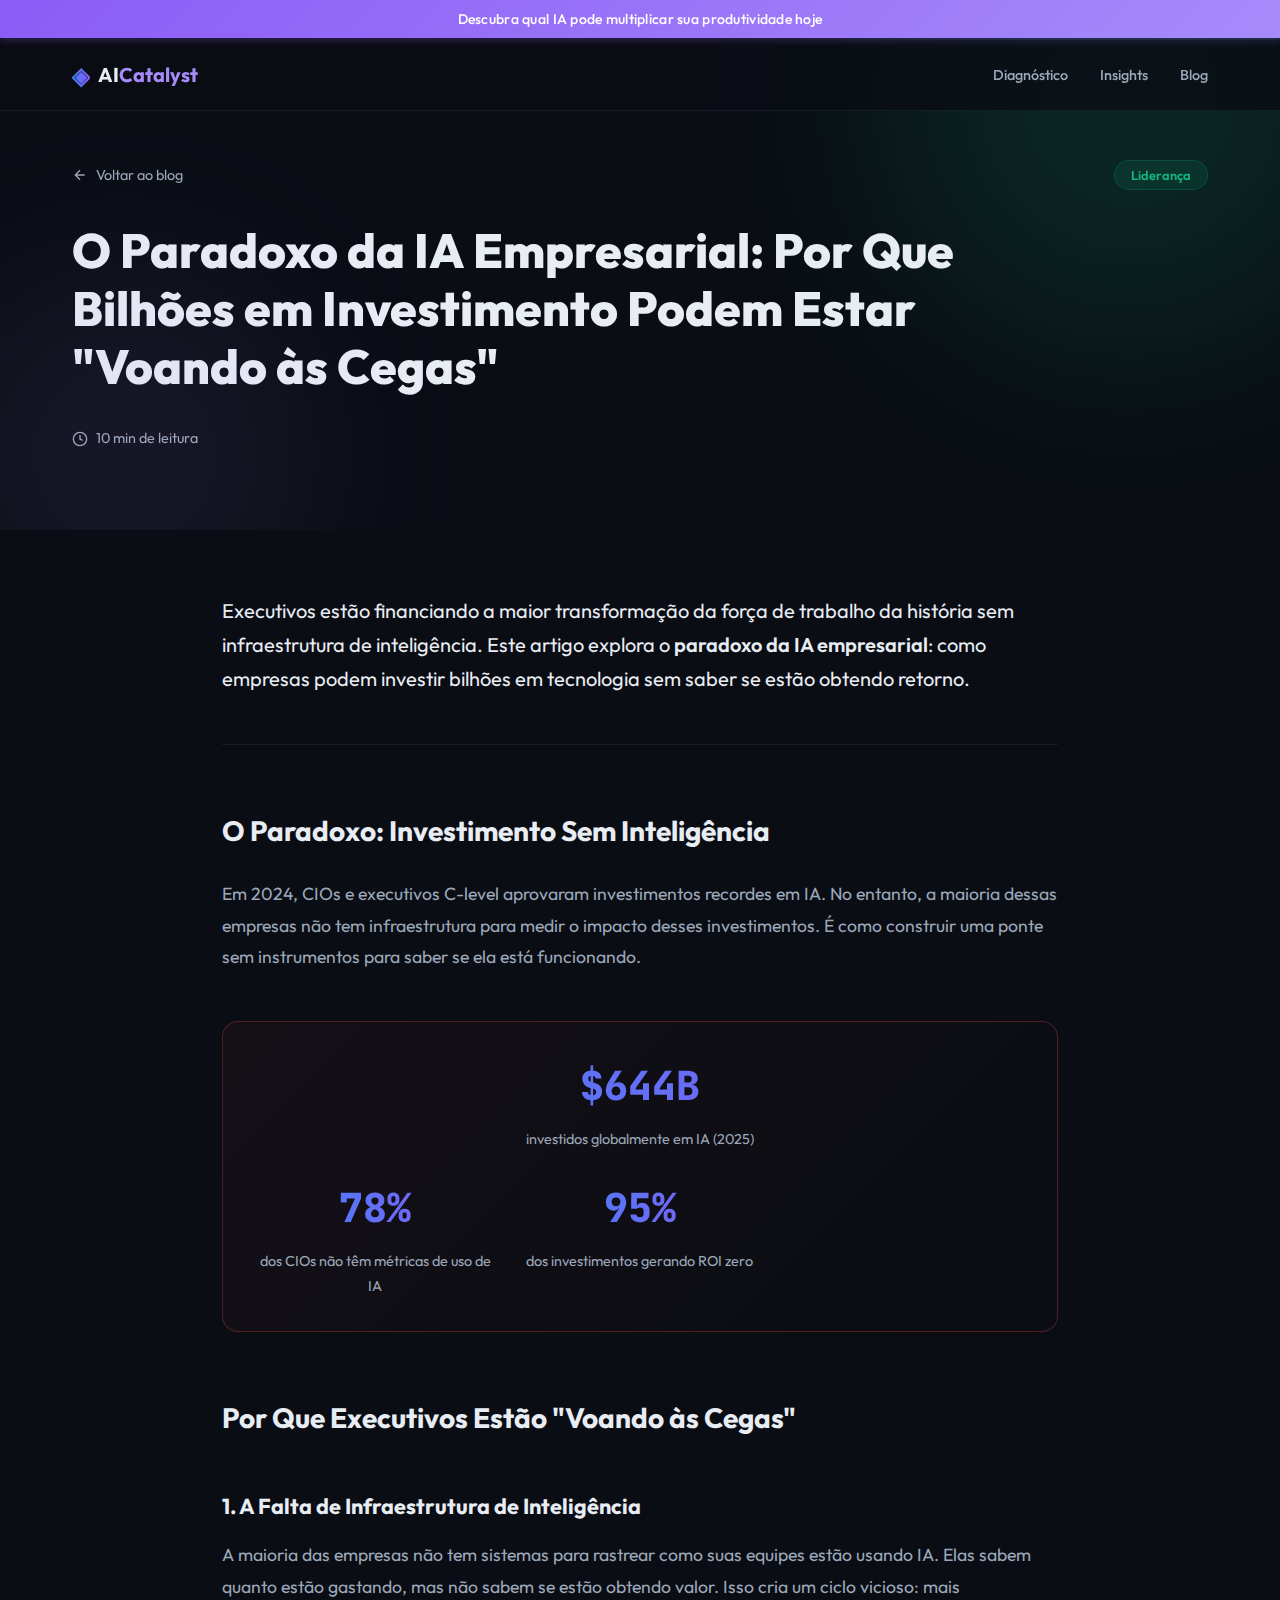
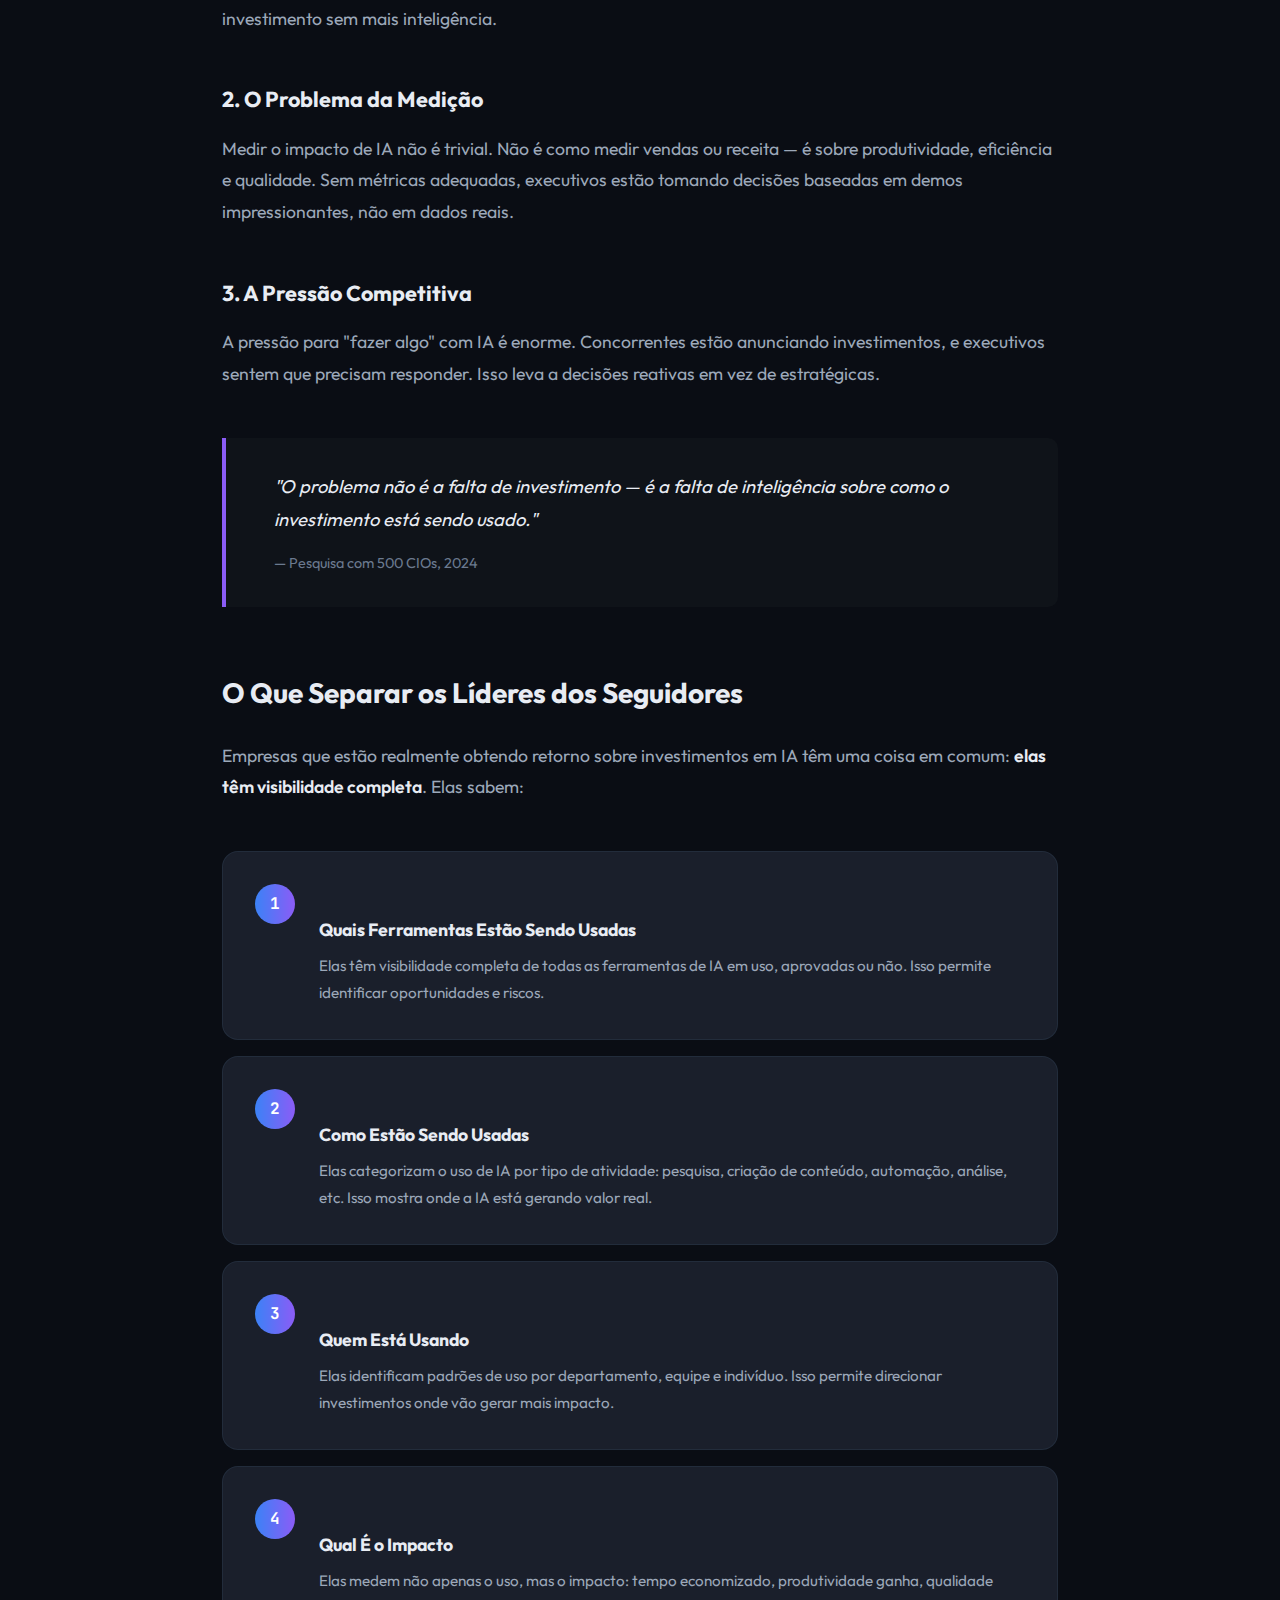
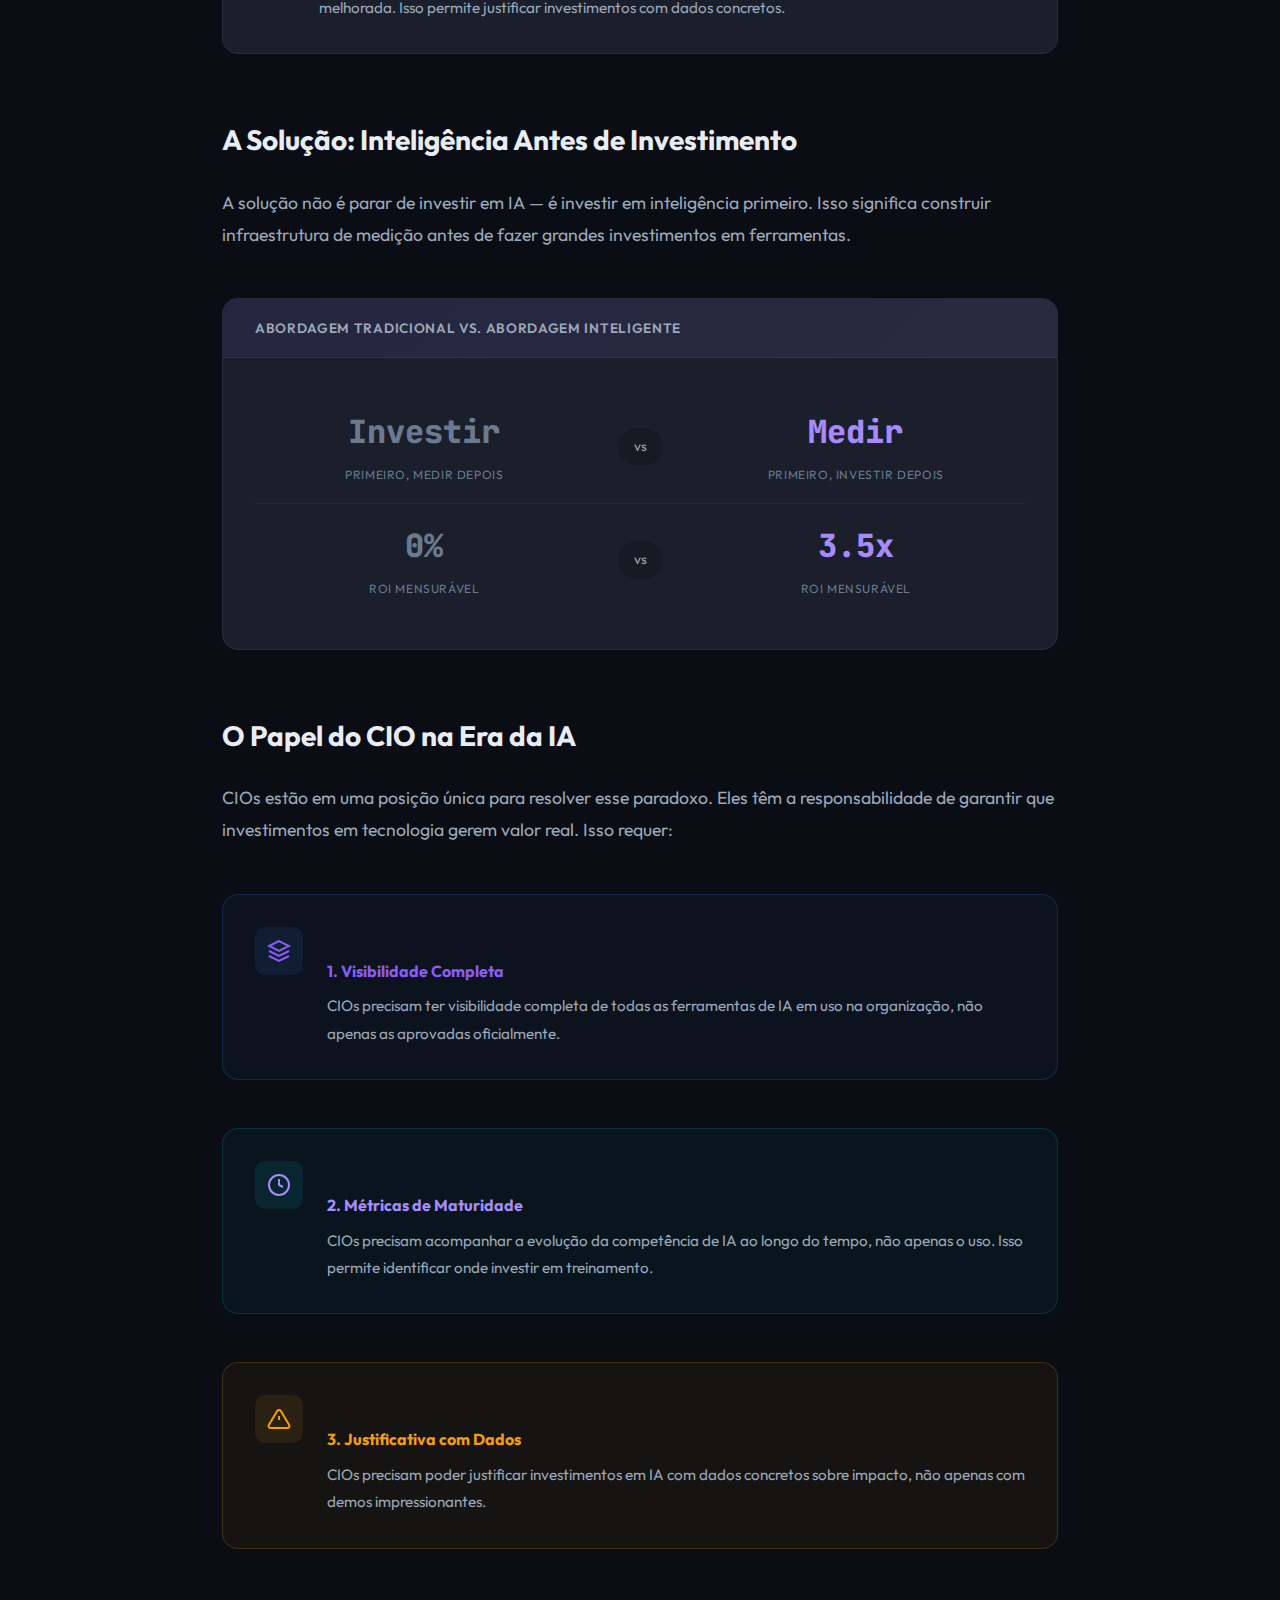
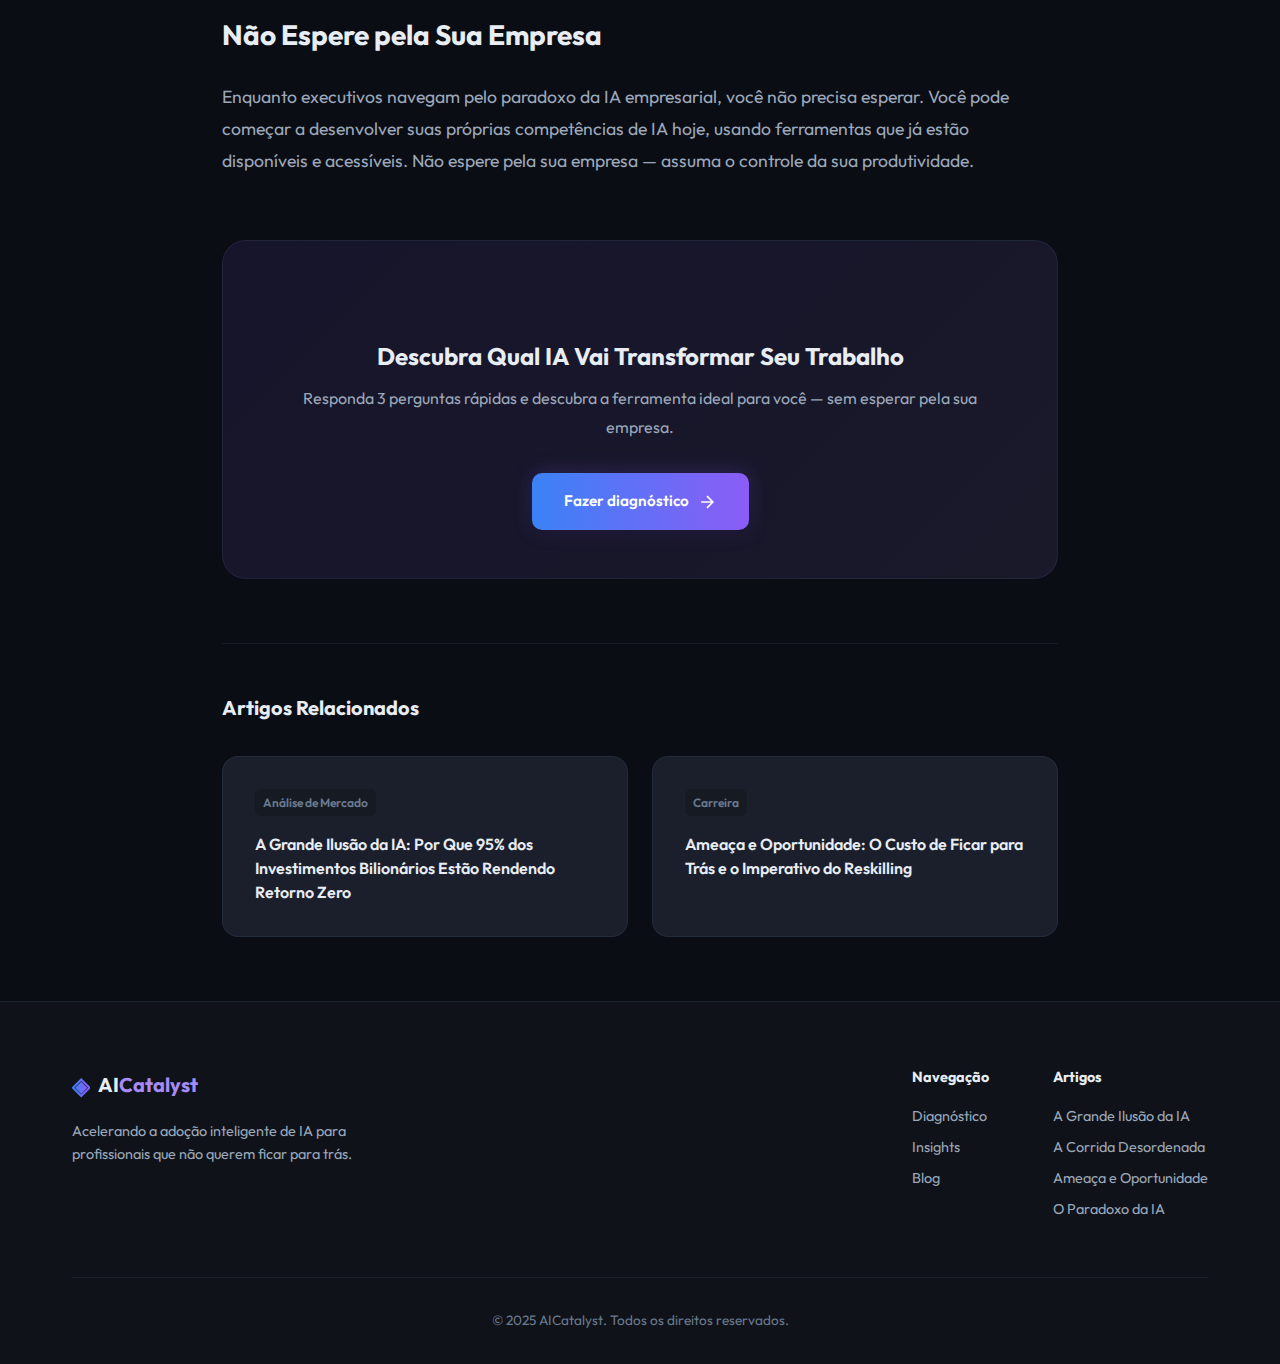
<file: artigo-4.html>
<!DOCTYPE html>
<html lang="pt-BR">
<head>
    <meta charset="UTF-8">
    <meta name="viewport" content="width=device-width, initial-scale=1.0">
    <title>O Paradoxo da IA Empresarial | AICatalyst</title>
    <link rel="apple-touch-icon" sizes="180x180" href="images/favicon_io/apple-touch-icon.png">
    <link rel="icon" type="image/png" sizes="32x32" href="images/favicon_io/favicon-32x32.png">
    <link rel="icon" type="image/png" sizes="16x16" href="images/favicon_io/favicon-16x16.png">
    <link rel="manifest" href="images/favicon_io/site.webmanifest">
    <link rel="icon" type="image/x-icon" href="images/favicon_io/favicon-16x16.png">
    <link rel="preconnect" href="https://fonts.googleapis.com">
    <link rel="preconnect" href="https://fonts.gstatic.com" crossorigin>
    <link href="https://fonts.googleapis.com/css2?family=Outfit:wght@300;400;500;600;700;800&family=JetBrains+Mono:wght@400;500&display=swap" rel="stylesheet">
    <link rel="stylesheet" href="styles.css">
    <link rel="stylesheet" href="article.css">
</head>
<body>
    <!-- Top Banner -->
    <div class="top-banner">
        <p>Descubra qual IA pode multiplicar sua produtividade hoje</p>
    </div>
    
    <!-- Navigation -->
    <nav class="navbar">
        <div class="nav-container">
            <a href="index.html" class="logo">
                <span class="logo-icon">◈</span>
                <span class="logo-text">AI<span class="logo-accent">Catalyst</span></span>
            </a>
            <div class="nav-links">
                <a href="index.html#diagnostico">Diagnóstico</a>
                <a href="index.html#insights">Insights</a>
                <a href="index.html#blog">Blog</a>
            </div>
        </div>
    </nav>

    <!-- Article Header -->
    <header class="article-header">
        <div class="article-header-bg">
            <div class="gradient-orb orb-1 orb-green"></div>
            <div class="gradient-orb orb-2 orb-cyan"></div>
        </div>
        <div class="container">
            <div class="article-meta-top">
                <a href="index.html#blog" class="back-link">
                    <svg width="16" height="16" viewBox="0 0 24 24" fill="none" stroke="currentColor" stroke-width="2">
                        <path d="M19 12H5M12 19l-7-7 7-7"/>
                    </svg>
                    Voltar ao blog
                </a>
                <span class="article-tag tag-leadership">Liderança</span>
            </div>
            <h1 class="article-title">O Paradoxo da IA Empresarial: Por Que Bilhões em Investimento Podem Estar "Voando às Cegas"</h1>
            <div class="article-meta">
                <span class="read-time">
                    <svg width="16" height="16" viewBox="0 0 24 24" fill="none" stroke="currentColor" stroke-width="2">
                        <circle cx="12" cy="12" r="10"/>
                        <path d="M12 6v6l4 2"/>
                    </svg>
                    10 min de leitura
                </span>
            </div>
        </div>
    </header>

    <!-- Article Content -->
    <section class="article-content">
        <div class="container">
            <div class="article-body">
                <p class="lead">
                    Executivos estão financiando a maior transformação da força de trabalho da história sem infraestrutura de inteligência. Este artigo explora o <strong>paradoxo da IA empresarial</strong>: como empresas podem investir bilhões em tecnologia sem saber se estão obtendo retorno.
                </p>

                <h2>O Paradoxo: Investimento Sem Inteligência</h2>
                
                <p>
                    Em 2024, CIOs e executivos C-level aprovaram investimentos recordes em IA. No entanto, a maioria dessas empresas não tem infraestrutura para medir o impacto desses investimentos. É como construir uma ponte sem instrumentos para saber se ela está funcionando.
                </p>

                <div class="stats-box highlight-box">
                    <div class="stat-item full-width">
                        <span class="stat-number">$644B</span>
                        <span class="stat-text">investidos globalmente em IA (2025)</span>
                    </div>
                    <div class="stat-item">
                        <span class="stat-number">78%</span>
                        <span class="stat-text">dos CIOs não têm métricas de uso de IA</span>
                    </div>
                    <div class="stat-item">
                        <span class="stat-number">95%</span>
                        <span class="stat-text">dos investimentos gerando ROI zero</span>
                    </div>
                </div>

                <h2>Por Que Executivos Estão "Voando às Cegas"</h2>

                <h3>1. A Falta de Infraestrutura de Inteligência</h3>
                <p>
                    A maioria das empresas não tem sistemas para rastrear como suas equipes estão usando IA. Elas sabem quanto estão gastando, mas não sabem se estão obtendo valor. Isso cria um ciclo vicioso: mais investimento sem mais inteligência.
                </p>

                <h3>2. O Problema da Medição</h3>
                <p>
                    Medir o impacto de IA não é trivial. Não é como medir vendas ou receita — é sobre produtividade, eficiência e qualidade. Sem métricas adequadas, executivos estão tomando decisões baseadas em demos impressionantes, não em dados reais.
                </p>

                <h3>3. A Pressão Competitiva</h3>
                <p>
                    A pressão para "fazer algo" com IA é enorme. Concorrentes estão anunciando investimentos, e executivos sentem que precisam responder. Isso leva a decisões reativas em vez de estratégicas.
                </p>

                <blockquote>
                    <p>"O problema não é a falta de investimento — é a falta de inteligência sobre como o investimento está sendo usado."</p>
                    <cite>— Pesquisa com 500 CIOs, 2024</cite>
                </blockquote>

                <h2>O Que Separar os Líderes dos Seguidores</h2>

                <p>
                    Empresas que estão realmente obtendo retorno sobre investimentos em IA têm uma coisa em comum: <strong>elas têm visibilidade completa</strong>. Elas sabem:
                </p>

                <div class="numbered-list">
                    <div class="numbered-item">
                        <div class="number">1</div>
                        <div class="numbered-content">
                            <h4>Quais Ferramentas Estão Sendo Usadas</h4>
                            <p>Elas têm visibilidade completa de todas as ferramentas de IA em uso, aprovadas ou não. Isso permite identificar oportunidades e riscos.</p>
                        </div>
                    </div>
                    <div class="numbered-item">
                        <div class="number">2</div>
                        <div class="numbered-content">
                            <h4>Como Estão Sendo Usadas</h4>
                            <p>Elas categorizam o uso de IA por tipo de atividade: pesquisa, criação de conteúdo, automação, análise, etc. Isso mostra onde a IA está gerando valor real.</p>
                        </div>
                    </div>
                    <div class="numbered-item">
                        <div class="number">3</div>
                        <div class="numbered-content">
                            <h4>Quem Está Usando</h4>
                            <p>Elas identificam padrões de uso por departamento, equipe e indivíduo. Isso permite direcionar investimentos onde vão gerar mais impacto.</p>
                        </div>
                    </div>
                    <div class="numbered-item">
                        <div class="number">4</div>
                        <div class="numbered-content">
                            <h4>Qual É o Impacto</h4>
                            <p>Elas medem não apenas o uso, mas o impacto: tempo economizado, produtividade ganha, qualidade melhorada. Isso permite justificar investimentos com dados concretos.</p>
                        </div>
                    </div>
                </div>

                <h2>A Solução: Inteligência Antes de Investimento</h2>

                <p>
                    A solução não é parar de investir em IA — é investir em inteligência primeiro. Isso significa construir infraestrutura de medição antes de fazer grandes investimentos em ferramentas.
                </p>

                <div class="comparison-box">
                    <div class="comparison-header">
                        <span>Abordagem Tradicional vs. Abordagem Inteligente</span>
                    </div>
                    <div class="comparison-content">
                        <div class="comparison-item">
                            <div class="comparison-stat global">
                                <span class="value">Investir</span>
                                <span class="label">Primeiro, medir depois</span>
                            </div>
                            <div class="comparison-middle">vs</div>
                            <div class="comparison-stat frontier">
                                <span class="value">Medir</span>
                                <span class="label">Primeiro, investir depois</span>
                            </div>
                        </div>
                        <div class="comparison-item">
                            <div class="comparison-stat global">
                                <span class="value">0%</span>
                                <span class="label">ROI mensurável</span>
                            </div>
                            <div class="comparison-middle">vs</div>
                            <div class="comparison-stat frontier">
                                <span class="value">3.5x</span>
                                <span class="label">ROI mensurável</span>
                            </div>
                        </div>
                    </div>
                </div>

                <h2>O Papel do CIO na Era da IA</h2>

                <p>
                    CIOs estão em uma posição única para resolver esse paradoxo. Eles têm a responsabilidade de garantir que investimentos em tecnologia gerem valor real. Isso requer:
                </p>

                <div class="callout">
                    <div class="callout-icon">
                        <svg width="24" height="24" viewBox="0 0 24 24" fill="none" stroke="currentColor" stroke-width="2">
                            <path d="M12 2L2 7l10 5 10-5-10-5z"/>
                            <path d="M2 17l10 5 10-5M2 12l10 5 10-5"/>
                        </svg>
                    </div>
                    <div class="callout-content">
                        <h4>1. Visibilidade Completa</h4>
                        <p>CIOs precisam ter visibilidade completa de todas as ferramentas de IA em uso na organização, não apenas as aprovadas oficialmente.</p>
                    </div>
                </div>

                <div class="callout callout-tip">
                    <div class="callout-icon">
                        <svg width="24" height="24" viewBox="0 0 24 24" fill="none" stroke="currentColor" stroke-width="2">
                            <circle cx="12" cy="12" r="10"/>
                            <path d="M12 6v6l4 2"/>
                        </svg>
                    </div>
                    <div class="callout-content">
                        <h4>2. Métricas de Maturidade</h4>
                        <p>CIOs precisam acompanhar a evolução da competência de IA ao longo do tempo, não apenas o uso. Isso permite identificar onde investir em treinamento.</p>
                    </div>
                </div>

                <div class="callout callout-warning">
                    <div class="callout-icon">
                        <svg width="24" height="24" viewBox="0 0 24 24" fill="none" stroke="currentColor" stroke-width="2">
                            <path d="M10.29 3.86L1.82 18a2 2 0 0 0 1.71 3h16.94a2 2 0 0 0 1.71-3L13.71 3.86a2 2 0 0 0-3.42 0z"/>
                            <line x1="12" y1="9" x2="12" y2="13"/>
                            <line x1="12" y1="17" x2="12.01" y2="17"/>
                        </svg>
                    </div>
                    <div class="callout-content">
                        <h4>3. Justificativa com Dados</h4>
                        <p>CIOs precisam poder justificar investimentos em IA com dados concretos sobre impacto, não apenas com demos impressionantes.</p>
                    </div>
                </div>

                <h2>Não Espere pela Sua Empresa</h2>

                <p>
                    Enquanto executivos navegam pelo paradoxo da IA empresarial, você não precisa esperar. Você pode começar a desenvolver suas próprias competências de IA hoje, usando ferramentas que já estão disponíveis e acessíveis. Não espere pela sua empresa — assuma o controle da sua produtividade.
                </p>

                <div class="article-cta">
                    <h3>Descubra Qual IA Vai Transformar Seu Trabalho</h3>
                    <p>Responda 3 perguntas rápidas e descubra a ferramenta ideal para você — sem esperar pela sua empresa.</p>
                    <a href="index.html#diagnostico" class="btn btn-primary">
                        Fazer diagnóstico
                        <svg width="20" height="20" viewBox="0 0 24 24" fill="none" stroke="currentColor" stroke-width="2">
                            <path d="M5 12h14M12 5l7 7-7 7"/>
                        </svg>
                    </a>
                </div>
            </div>

            <div class="related-articles">
                <h3>Artigos Relacionados</h3>
                <div class="related-grid">
                    <a href="artigo-1.html" class="related-card">
                        <span class="related-tag">Análise de Mercado</span>
                        <h4>A Grande Ilusão da IA: Por Que 95% dos Investimentos Bilionários Estão Rendendo Retorno Zero</h4>
                    </a>
                    <a href="artigo-3.html" class="related-card">
                        <span class="related-tag">Carreira</span>
                        <h4>Ameaça e Oportunidade: O Custo de Ficar para Trás e o Imperativo do Reskilling</h4>
                    </a>
                </div>
            </div>
        </div>
    </section>

    <!-- Footer -->
    <footer class="footer">
        <div class="container">
            <div class="footer-content">
                <div class="footer-brand">
                    <a href="index.html" class="logo">
                        <span class="logo-icon">◈</span>
                        <span class="logo-text">AI<span class="logo-accent">Catalyst</span></span>
                    </a>
                    <p>Acelerando a adoção inteligente de IA para profissionais que não querem ficar para trás.</p>
                </div>
                <div class="footer-links">
                    <div class="footer-column">
                        <h4>Navegação</h4>
                        <a href="index.html#diagnostico">Diagnóstico</a>
                        <a href="index.html#insights">Insights</a>
                        <a href="index.html#blog">Blog</a>
                    </div>
                    <div class="footer-column">
                        <h4>Artigos</h4>
                        <a href="artigo-1.html">A Grande Ilusão da IA</a>
                        <a href="artigo-2.html">A Corrida Desordenada</a>
                        <a href="artigo-3.html">Ameaça e Oportunidade</a>
                        <a href="artigo-4.html">O Paradoxo da IA</a>
                    </div>
                </div>
            </div>
            <div class="footer-bottom">
                <p>&copy; 2025 AICatalyst. Todos os direitos reservados.</p>
            </div>
        </div>
    </footer>
</body>
</html>
</file>
<file: article.css>
/* ========================================
   Article Page Styles
   ======================================== */

/* Article Header */
.article-header {
    position: relative;
    padding: 160px 0 80px;
    overflow: hidden;
}

.article-header-bg {
    position: absolute;
    inset: 0;
    pointer-events: none;
}

.article-header .gradient-orb.orb-1 {
    width: 500px;
    height: 500px;
    top: -150px;
    right: -100px;
}

.article-header .gradient-orb.orb-2 {
    width: 350px;
    height: 350px;
    bottom: -100px;
    left: -50px;
}

/* Orb Color Variations */
.orb-cyan {
    background: var(--color-accent-secondary) !important;
}

.orb-blue {
    background: var(--color-accent-primary) !important;
}

.orb-purple {
    background: var(--color-accent-tertiary) !important;
}

.orb-pink {
    background: #ec4899 !important;
}

.orb-green {
    background: #10b981 !important;
}

.article-meta-top {
    display: flex;
    align-items: center;
    justify-content: space-between;
    margin-bottom: var(--spacing-xl);
}

.back-link {
    display: inline-flex;
    align-items: center;
    gap: var(--spacing-sm);
    font-size: 0.9rem;
    color: var(--color-text-secondary);
    transition: color var(--transition-fast);
}

.back-link:hover {
    color: var(--color-text-primary);
}

.article-tag {
    padding: var(--spacing-xs) var(--spacing-md);
    background: rgba(59, 130, 246, 0.1);
    border: 1px solid rgba(59, 130, 246, 0.2);
    border-radius: var(--radius-full);
    font-size: 0.8rem;
    font-weight: 600;
    color: var(--color-accent-primary);
}

.article-tag.tag-strategy {
    background: rgba(6, 182, 212, 0.1);
    border-color: rgba(6, 182, 212, 0.2);
    color: var(--color-accent-secondary);
}

.article-tag.tag-career {
    background: rgba(139, 92, 246, 0.1);
    border-color: rgba(139, 92, 246, 0.2);
    color: var(--color-accent-tertiary);
}

.article-tag.tag-leadership {
    background: rgba(16, 185, 129, 0.1);
    border-color: rgba(16, 185, 129, 0.2);
    color: #10b981;
}

.article-title {
    font-size: clamp(2rem, 5vw, 3rem);
    font-weight: 800;
    line-height: 1.2;
    max-width: 900px;
    margin-bottom: var(--spacing-xl);
}

.article-meta {
    display: flex;
    align-items: center;
    gap: var(--spacing-xl);
}

.article-meta .read-time {
    display: flex;
    align-items: center;
    gap: var(--spacing-sm);
    font-size: 0.9rem;
    color: var(--color-text-secondary);
}

/* Article Content */
.article-content {
    padding: var(--spacing-3xl) 0;
    background: var(--color-bg-primary);
}

.article-content .container {
    max-width: 900px;
}

.article-body {
    margin-bottom: var(--spacing-3xl);
}

.article-body p {
    font-size: 1.1rem;
    line-height: 1.8;
    color: var(--color-text-secondary);
    margin-bottom: var(--spacing-lg);
}

.article-body p.lead {
    font-size: 1.25rem;
    line-height: 1.7;
    color: var(--color-text-primary);
    margin-bottom: var(--spacing-2xl);
    padding-bottom: var(--spacing-2xl);
    border-bottom: 1px solid var(--color-border);
}

.article-body p strong {
    color: var(--color-text-primary);
    font-weight: 600;
}

.article-body .highlight {
    background: linear-gradient(120deg, rgba(59, 130, 246, 0.2) 0%, rgba(6, 182, 212, 0.2) 100%);
    padding: 2px 6px;
    border-radius: 4px;
    color: var(--color-text-primary);
}

.article-body h2 {
    font-size: 1.75rem;
    font-weight: 700;
    margin-top: var(--spacing-3xl);
    margin-bottom: var(--spacing-lg);
    color: var(--color-text-primary);
}

.article-body h3 {
    font-size: 1.35rem;
    font-weight: 700;
    margin-top: var(--spacing-2xl);
    margin-bottom: var(--spacing-md);
    color: var(--color-text-primary);
}

.article-body h4 {
    font-size: 1.1rem;
    font-weight: 700;
    margin-top: var(--spacing-xl);
    margin-bottom: var(--spacing-sm);
    color: var(--color-text-primary);
}

/* Blockquote */
.article-body blockquote {
    margin: var(--spacing-2xl) 0;
    padding: var(--spacing-xl) var(--spacing-2xl);
    background: var(--color-bg-secondary);
    border-left: 4px solid var(--color-accent-primary);
    border-radius: 0 var(--radius-md) var(--radius-md) 0;
}

.article-body blockquote p {
    font-size: 1.15rem;
    font-style: italic;
    color: var(--color-text-primary);
    margin-bottom: 0;
}

.article-body blockquote cite {
    display: block;
    margin-top: var(--spacing-md);
    font-size: 0.9rem;
    font-style: normal;
    color: var(--color-text-muted);
}

.article-body blockquote.quote-highlight {
    border-left-color: var(--color-accent-secondary);
    background: linear-gradient(135deg, rgba(6, 182, 212, 0.05) 0%, rgba(59, 130, 246, 0.05) 100%);
}

/* Stats Box */
.stats-box {
    display: grid;
    grid-template-columns: repeat(auto-fit, minmax(180px, 1fr));
    gap: var(--spacing-lg);
    margin: var(--spacing-2xl) 0;
    padding: var(--spacing-xl);
    background: var(--color-bg-card);
    border: 1px solid var(--color-border);
    border-radius: var(--radius-lg);
}

.stats-box.highlight-box {
    border-color: rgba(239, 68, 68, 0.3);
    background: linear-gradient(135deg, rgba(239, 68, 68, 0.05) 0%, transparent 100%);
}

.stat-item {
    text-align: center;
}

.stat-item.full-width {
    grid-column: 1 / -1;
}

.stat-item .stat-number {
    display: block;
    font-family: var(--font-mono);
    font-size: 2.5rem;
    font-weight: 800;
    background: var(--gradient-primary);
    -webkit-background-clip: text;
    -webkit-text-fill-color: transparent;
    background-clip: text;
    margin-bottom: var(--spacing-sm);
}

.stat-item .stat-text {
    font-size: 0.9rem;
    color: var(--color-text-secondary);
    line-height: 1.5;
}

/* Comparison Box */
.comparison-box {
    margin: var(--spacing-2xl) 0;
    background: var(--color-bg-card);
    border: 1px solid var(--color-border);
    border-radius: var(--radius-lg);
    overflow: hidden;
}

.comparison-header {
    padding: var(--spacing-md) var(--spacing-xl);
    background: var(--gradient-subtle);
    border-bottom: 1px solid var(--color-border);
}

.comparison-header span {
    font-size: 0.85rem;
    font-weight: 600;
    color: var(--color-text-secondary);
    text-transform: uppercase;
    letter-spacing: 0.05em;
}

.comparison-content {
    padding: var(--spacing-xl);
}

.comparison-item {
    display: grid;
    grid-template-columns: 1fr auto 1fr;
    align-items: center;
    gap: var(--spacing-lg);
    padding: var(--spacing-md) 0;
}

.comparison-item:not(:last-child) {
    border-bottom: 1px solid var(--color-border);
}

.comparison-stat {
    text-align: center;
}

.comparison-stat .value {
    display: block;
    font-family: var(--font-mono);
    font-size: 2rem;
    font-weight: 800;
    margin-bottom: var(--spacing-xs);
}

.comparison-stat.frontier .value {
    color: var(--color-accent-secondary);
}

.comparison-stat.global .value {
    color: var(--color-text-muted);
}

.comparison-stat .label {
    font-size: 0.75rem;
    color: var(--color-text-muted);
    text-transform: uppercase;
    letter-spacing: 0.05em;
}

.comparison-middle {
    padding: var(--spacing-sm) var(--spacing-md);
    background: var(--color-bg-tertiary);
    border-radius: var(--radius-full);
    font-size: 0.85rem;
    color: var(--color-text-secondary);
    text-align: center;
}

/* Numbered List */
.numbered-list {
    margin: var(--spacing-2xl) 0;
}

.numbered-item {
    display: flex;
    gap: var(--spacing-lg);
    padding: var(--spacing-xl);
    background: var(--color-bg-card);
    border: 1px solid var(--color-border);
    border-radius: var(--radius-lg);
    margin-bottom: var(--spacing-md);
    transition: all var(--transition-base);
}

.numbered-item:hover {
    border-color: var(--color-border-hover);
}

.numbered-item .number {
    width: 40px;
    height: 40px;
    display: flex;
    align-items: center;
    justify-content: center;
    background: var(--gradient-primary);
    border-radius: 50%;
    font-family: var(--font-mono);
    font-size: 1rem;
    font-weight: 700;
    color: white;
    flex-shrink: 0;
}

.numbered-content h4 {
    font-size: 1.1rem;
    font-weight: 700;
    margin-bottom: var(--spacing-sm);
    color: var(--color-text-primary);
}

.numbered-content p {
    font-size: 0.95rem;
    margin-bottom: 0;
}

/* Callout */
.callout {
    display: flex;
    gap: var(--spacing-lg);
    margin: var(--spacing-2xl) 0;
    padding: var(--spacing-xl);
    background: rgba(59, 130, 246, 0.05);
    border: 1px solid rgba(59, 130, 246, 0.2);
    border-radius: var(--radius-lg);
}

.callout-icon {
    width: 48px;
    height: 48px;
    display: flex;
    align-items: center;
    justify-content: center;
    background: rgba(59, 130, 246, 0.1);
    border-radius: var(--radius-md);
    flex-shrink: 0;
}

.callout-icon svg {
    stroke: var(--color-accent-primary);
}

.callout-content h4 {
    font-size: 1rem;
    font-weight: 700;
    margin-bottom: var(--spacing-sm);
    color: var(--color-accent-primary);
}

.callout-content p {
    font-size: 0.95rem;
    margin-bottom: 0;
}

.callout.callout-tip {
    background: rgba(6, 182, 212, 0.05);
    border-color: rgba(6, 182, 212, 0.2);
}

.callout.callout-tip .callout-icon {
    background: rgba(6, 182, 212, 0.1);
}

.callout.callout-tip .callout-icon svg {
    stroke: var(--color-accent-secondary);
}

.callout.callout-tip .callout-content h4 {
    color: var(--color-accent-secondary);
}

.callout.callout-warning {
    background: rgba(245, 158, 11, 0.05);
    border-color: rgba(245, 158, 11, 0.2);
}

.callout.callout-warning .callout-icon {
    background: rgba(245, 158, 11, 0.1);
}

.callout.callout-warning .callout-icon svg {
    stroke: #f59e0b;
}

.callout.callout-warning .callout-content h4 {
    color: #f59e0b;
}

/* Article CTA */
.article-cta {
    margin-top: var(--spacing-3xl);
    padding: var(--spacing-2xl);
    background: var(--gradient-subtle);
    border: 1px solid var(--color-border);
    border-radius: var(--radius-xl);
    text-align: center;
}

.article-cta h3 {
    font-size: 1.5rem;
    font-weight: 700;
    margin-bottom: var(--spacing-sm);
    color: var(--color-text-primary);
}

.article-cta p {
    font-size: 1rem;
    color: var(--color-text-secondary);
    margin-bottom: var(--spacing-xl);
}

.article-cta .btn {
    display: inline-flex;
}

/* Related Articles */
.related-articles {
    padding-top: var(--spacing-2xl);
    border-top: 1px solid var(--color-border);
}

.related-articles h3 {
    font-size: 1.25rem;
    font-weight: 700;
    margin-bottom: var(--spacing-xl);
}

.related-grid {
    display: grid;
    grid-template-columns: repeat(auto-fit, minmax(280px, 1fr));
    gap: var(--spacing-lg);
}

.related-card {
    display: block;
    padding: var(--spacing-xl);
    background: var(--color-bg-card);
    border: 1px solid var(--color-border);
    border-radius: var(--radius-lg);
    transition: all var(--transition-base);
}

.related-card:hover {
    border-color: var(--color-border-hover);
    transform: translateY(-2px);
}

.related-tag {
    display: inline-block;
    padding: var(--spacing-xs) var(--spacing-sm);
    background: var(--color-bg-tertiary);
    border-radius: var(--radius-sm);
    font-size: 0.75rem;
    font-weight: 600;
    color: var(--color-text-muted);
    margin-bottom: var(--spacing-md);
}

.related-card h4 {
    font-size: 1rem;
    font-weight: 600;
    line-height: 1.5;
    color: var(--color-text-primary);
}

/* Responsive */
@media (max-width: 768px) {
    .article-header {
        padding: 120px 0 60px;
    }
    
    .article-meta-top {
        flex-direction: column;
        align-items: flex-start;
        gap: var(--spacing-md);
    }
    
    .stats-box {
        grid-template-columns: 1fr;
    }
    
    .comparison-item {
        grid-template-columns: 1fr;
        gap: var(--spacing-md);
        text-align: center;
    }
    
    .comparison-stat {
        display: flex;
        align-items: center;
        justify-content: center;
        gap: var(--spacing-md);
    }
    
    .comparison-stat .value {
        font-size: 1.5rem;
        margin-bottom: 0;
    }
    
    .numbered-item {
        flex-direction: column;
        text-align: center;
    }
    
    .numbered-item .number {
        margin: 0 auto;
    }
    
    .callout {
        flex-direction: column;
        text-align: center;
    }
    
    .callout-icon {
        margin: 0 auto;
    }
}
</file>
<file: styles.css>
/* ========================================
   CSS Variables & Reset
   ======================================== */
:root {
    /* Colors - Cold/Dark Theme */
    --color-bg-primary: #0a0d14;
    --color-bg-secondary: #0f1319;
    --color-bg-tertiary: #151a23;
    --color-bg-card: #1a1f2b;
    --color-bg-card-hover: #1f2533;
    
    --color-border: rgba(99, 140, 177, 0.12);
    --color-border-hover: rgba(99, 140, 177, 0.25);
    
    --color-text-primary: #e8ecf3;
    --color-text-secondary: #9ca8b9;
    --color-text-muted: #6b7a8f;
    
    --color-accent-primary: #8b5cf6;
    --color-accent-secondary: #a78bfa;
    --color-accent-tertiary: #c4b5fd;
    
    --gradient-primary: linear-gradient(90deg, #3b82f6 0%, #8b5cf6 100%);
    --gradient-primary-vertical: linear-gradient(135deg, #8b5cf6 0%, #a78bfa 50%, #c4b5fd 100%);
    --gradient-subtle: linear-gradient(135deg, rgba(139, 92, 246, 0.1) 0%, rgba(167, 139, 250, 0.1) 100%);
    --gradient-card: linear-gradient(145deg, rgba(139, 92, 246, 0.05) 0%, transparent 50%);
    
    /* Typography */
    --font-primary: 'Outfit', -apple-system, BlinkMacSystemFont, sans-serif;
    --font-mono: 'JetBrains Mono', monospace;
    
    /* Spacing */
    --spacing-xs: 0.25rem;
    --spacing-sm: 0.5rem;
    --spacing-md: 1rem;
    --spacing-lg: 1.5rem;
    --spacing-xl: 2rem;
    --spacing-2xl: 3rem;
    --spacing-3xl: 4rem;
    
    /* Border Radius */
    --radius-sm: 6px;
    --radius-md: 10px;
    --radius-lg: 16px;
    --radius-xl: 24px;
    --radius-full: 9999px;
    
    /* Transitions */
    --transition-fast: 150ms ease;
    --transition-base: 250ms ease;
    --transition-slow: 400ms ease;
    
    /* Shadows */
    --shadow-sm: 0 2px 8px rgba(0, 0, 0, 0.3);
    --shadow-md: 0 4px 16px rgba(0, 0, 0, 0.4);
    --shadow-lg: 0 8px 32px rgba(0, 0, 0, 0.5);
    --shadow-glow: 0 0 40px rgba(139, 92, 246, 0.15);
}

/* Reset */
*, *::before, *::after {
    box-sizing: border-box;
    margin: 0;
    padding: 0;
}

html {
    scroll-behavior: smooth;
    font-size: 16px;
}

body {
    font-family: var(--font-primary);
    background-color: var(--color-bg-primary);
    color: var(--color-text-primary);
    line-height: 1.6;
    -webkit-font-smoothing: antialiased;
    -moz-osx-font-smoothing: grayscale;
    overflow-x: hidden;
}

a {
    color: inherit;
    text-decoration: none;
}

button {
    font-family: inherit;
    cursor: pointer;
    border: none;
    background: none;
}

input, textarea {
    font-family: inherit;
    border: none;
    outline: none;
    background: none;
}

img {
    max-width: 100%;
    height: auto;
}

/* ========================================
   Utility Classes
   ======================================== */
.container {
    max-width: 1200px;
    margin: 0 auto;
    padding: 0 var(--spacing-xl);
}

.gradient-text {
    background: linear-gradient(90deg, #3b82f6 0%, #8b5cf6 100%);
    -webkit-background-clip: text;
    -webkit-text-fill-color: transparent;
    background-clip: text;
    display: inline-block;
}

/* ========================================
   Top Banner
   ======================================== */
.top-banner {
    position: fixed;
    top: 0;
    left: 0;
    right: 0;
    z-index: 1001;
    background: linear-gradient(135deg, #8b5cf6 0%, #a78bfa 100%);
    padding: var(--spacing-sm) 0;
    text-align: center;
    box-shadow: 0 2px 8px rgba(139, 92, 246, 0.3);
}

.top-banner p {
    margin: 0;
    color: #ffffff;
    font-size: 0.875rem;
    font-weight: 500;
    letter-spacing: 0.02em;
}

/* ========================================
   Navigation
   ======================================== */
.navbar {
    position: fixed;
    top: 40px;
    left: 0;
    right: 0;
    z-index: 1000;
    padding: var(--spacing-md) 0;
    background: rgba(10, 13, 20, 0.8);
    backdrop-filter: blur(20px);
    border-bottom: 1px solid var(--color-border);
}

.nav-container {
    max-width: 1200px;
    margin: 0 auto;
    padding: 0 var(--spacing-xl);
    display: flex;
    align-items: center;
    justify-content: space-between;
}

.logo {
    display: flex;
    align-items: center;
    gap: var(--spacing-sm);
    font-size: 1.25rem;
    font-weight: 700;
}

.logo-icon {
    font-size: 1.5rem;
    background: var(--gradient-primary);
    -webkit-background-clip: text;
    -webkit-text-fill-color: transparent;
    background-clip: text;
}

.logo-accent {
    color: var(--color-accent-secondary);
}

.nav-links {
    display: flex;
    gap: var(--spacing-xl);
}

.nav-links a {
    font-size: 0.9rem;
    font-weight: 500;
    color: var(--color-text-secondary);
    transition: color var(--transition-fast);
}

.nav-links a:hover {
    color: var(--color-text-primary);
}

/* ========================================
   Hero Section
   ======================================== */
.hero {
    min-height: 100vh;
    display: flex;
    flex-direction: column;
    justify-content: center;
    align-items: center;
    position: relative;
    padding: 160px var(--spacing-xl) var(--spacing-3xl);
    overflow: hidden;
}

.hero-bg {
    position: absolute;
    inset: 0;
    pointer-events: none;
}

.grid-overlay {
    position: absolute;
    inset: 0;
    background-image: 
        linear-gradient(rgba(139, 92, 246, 0.03) 1px, transparent 1px),
        linear-gradient(90deg, rgba(139, 92, 246, 0.03) 1px, transparent 1px);
    background-size: 60px 60px;
    mask-image: radial-gradient(ellipse at center, black 0%, transparent 70%);
}

.gradient-orb {
    position: absolute;
    border-radius: 50%;
    filter: blur(100px);
    opacity: 0.4;
}

.orb-1 {
    width: 600px;
    height: 600px;
    background: var(--color-accent-primary);
    position: fixed;
    top: -200px;
    right: -200px;
    opacity: 0.15;
    z-index: -1;
    pointer-events: none;
}

.orb-2 {
    width: 400px;
    height: 400px;
    background: var(--color-accent-secondary);
    bottom: 0;
    left: -100px;
    opacity: 0.1;
}

.orb-3 {
    width: 300px;
    height: 300px;
    background: var(--color-accent-tertiary);
    top: 50%;
    left: 50%;
    transform: translate(-50%, -50%);
    opacity: 0.08;
}

.orb-4 {
    width: 600px;
    height: 600px;
    background: var(--color-accent-primary);
    position: fixed;
    bottom: -200px;
    left: -200px;
    opacity: 0.15;
    z-index: -1;
    pointer-events: none;
}

.hero-content {
    max-width: 900px;
    text-align: center;
    position: relative;
    z-index: 1;
}

.hero-badge {
    display: inline-flex;
    align-items: center;
    gap: var(--spacing-sm);
    padding: var(--spacing-sm) var(--spacing-lg);
    background: rgba(239, 68, 68, 0.1);
    border: 1px solid rgba(239, 68, 68, 0.2);
    border-radius: var(--radius-full);
    font-size: 0.85rem;
    font-weight: 500;
    color: #f87171;
    margin-bottom: var(--spacing-xl);
    animation: fadeInDown 0.8s ease;
}

.pulse {
    width: 8px;
    height: 8px;
    background: #ef4444;
    border-radius: 50%;
    animation: pulse 2s infinite;
}

@keyframes pulse {
    0%, 100% { opacity: 1; transform: scale(1); }
    50% { opacity: 0.5; transform: scale(1.2); }
}

@keyframes fadeInDown {
    from {
        opacity: 0;
        transform: translateY(-20px);
    }
    to {
        opacity: 1;
        transform: translateY(0);
    }
}

.hero-title {
    font-size: clamp(2.5rem, 6vw, 4rem);
    font-weight: 800;
    line-height: 1.1;
    margin-bottom: var(--spacing-lg);
    animation: fadeInUp 0.8s ease 0.1s backwards;
}

.hero-title .gradient-text {
    white-space: nowrap;
}

@keyframes fadeInUp {
    from {
        opacity: 0;
        transform: translateY(30px);
    }
    to {
        opacity: 1;
        transform: translateY(0);
    }
}

.hero-subtitle {
    font-size: 1.2rem;
    color: var(--color-text-secondary);
    max-width: 700px;
    margin: 0 auto var(--spacing-2xl);
    animation: fadeInUp 0.8s ease 0.2s backwards;
}

.hero-subtitle strong {
    color: var(--color-text-primary);
}

.hero-cta {
    display: flex;
    gap: var(--spacing-md);
    justify-content: center;
    flex-wrap: wrap;
    margin-bottom: var(--spacing-3xl);
    animation: fadeInUp 0.8s ease 0.3s backwards;
}

/* Buttons */
.btn {
    display: inline-flex;
    align-items: center;
    gap: var(--spacing-sm);
    padding: var(--spacing-md) var(--spacing-xl);
    font-size: 0.95rem;
    font-weight: 600;
    border-radius: var(--radius-md);
    transition: all var(--transition-base);
}

.btn-primary {
    background: linear-gradient(90deg, #3b82f6 0%, #8b5cf6 100%);
    color: white;
    box-shadow: var(--shadow-md), 0 0 20px rgba(139, 92, 246, 0.3);
}

.btn-primary:hover {
    transform: translateY(-2px);
    box-shadow: var(--shadow-lg), 0 0 30px rgba(139, 92, 246, 0.4);
}

.btn-secondary {
    background: var(--color-bg-card);
    color: var(--color-text-primary);
    border: 1px solid var(--color-border);
}

.btn-secondary:hover {
    background: var(--color-bg-card-hover);
    border-color: var(--color-border-hover);
}

.btn-large {
    padding: var(--spacing-lg) var(--spacing-2xl);
    font-size: 1.1rem;
}

.hero-stats {
    display: flex;
    align-items: center;
    justify-content: center;
    gap: var(--spacing-2xl);
    padding: var(--spacing-xl);
    background: var(--color-bg-secondary);
    border: 1px solid var(--color-border);
    border-radius: var(--radius-lg);
    animation: fadeInUp 0.8s ease 0.4s backwards;
}

.stat {
    text-align: center;
}

.stat-number {
    display: block;
    font-size: 2rem;
    font-weight: 800;
    background: var(--gradient-primary);
    -webkit-background-clip: text;
    -webkit-text-fill-color: transparent;
    background-clip: text;
    font-family: var(--font-mono);
}

.stat-label {
    font-size: 0.8rem;
    color: var(--color-text-muted);
    max-width: 140px;
    display: block;
}

.stat-divider {
    width: 1px;
    height: 50px;
    background: var(--color-border);
}

.scroll-indicator {
    position: absolute;
    bottom: var(--spacing-2xl);
    display: flex;
    flex-direction: column;
    align-items: center;
    gap: var(--spacing-sm);
    color: var(--color-text-muted);
    font-size: 0.8rem;
    animation: bounce 2s infinite;
}

.scroll-arrow {
    width: 20px;
    height: 20px;
    border-right: 2px solid var(--color-text-muted);
    border-bottom: 2px solid var(--color-text-muted);
    transform: rotate(45deg);
}

@keyframes bounce {
    0%, 100% { transform: translateY(0); }
    50% { transform: translateY(10px); }
}

/* ========================================
   Section Styles
   ======================================== */
.section-header {
    text-align: center;
    margin-bottom: var(--spacing-3xl);
}

.section-tag {
    display: inline-block;
    padding: var(--spacing-xs) var(--spacing-md);
    background: var(--gradient-subtle);
    border: 1px solid var(--color-border);
    border-radius: var(--radius-full);
    font-size: 0.8rem;
    font-weight: 600;
    color: var(--color-accent-secondary);
    text-transform: uppercase;
    letter-spacing: 0.05em;
    margin-bottom: var(--spacing-md);
}

.section-title {
    font-size: clamp(2rem, 4vw, 2.75rem);
    font-weight: 800;
    line-height: 1.2;
    margin-bottom: var(--spacing-md);
}

.section-subtitle {
    font-size: 1.1rem;
    color: var(--color-text-secondary);
    max-width: 600px;
    margin: 0 auto;
}

/* ========================================
   Problem Section
   ======================================== */
.problem-section {
    padding: var(--spacing-3xl) 0;
    background: var(--color-bg-secondary);
    position: relative;
}

.problem-section::before {
    content: '';
    position: absolute;
    top: 0;
    left: 0;
    right: 0;
    height: 1px;
    background: linear-gradient(90deg, transparent, var(--color-border), transparent);
}

.problem-grid {
    display: grid;
    grid-template-columns: repeat(auto-fit, minmax(260px, 1fr));
    gap: var(--spacing-lg);
}

.problem-card {
    padding: var(--spacing-xl);
    background: var(--color-bg-card);
    border: 1px solid var(--color-border);
    border-radius: var(--radius-lg);
    transition: all var(--transition-base);
}

.problem-card:hover {
    transform: translateY(-4px);
    border-color: var(--color-border-hover);
    box-shadow: var(--shadow-glow);
}

.problem-icon {
    width: 48px;
    height: 48px;
    display: flex;
    align-items: center;
    justify-content: center;
    background: var(--gradient-subtle);
    border-radius: var(--radius-md);
    margin-bottom: var(--spacing-md);
}

/* Insight Sections */
.insight-section {
    display: grid;
    grid-template-columns: 1fr 1fr;
    gap: var(--spacing-3xl);
    align-items: center;
    margin-bottom: var(--spacing-3xl);
    padding: var(--spacing-3xl) 0;
}

.insight-section:not(:last-child) {
    border-bottom: 1px solid var(--color-border);
}

.insight-content {
    max-width: 600px;
}

.insight-tag {
    display: inline-flex;
    align-items: center;
    gap: var(--spacing-sm);
    padding: var(--spacing-xs) var(--spacing-md);
    background: var(--color-bg-card);
    border: 1px solid var(--color-border);
    border-radius: var(--radius-full);
    font-size: 0.75rem;
    font-weight: 600;
    color: var(--color-text-primary);
    text-transform: uppercase;
    letter-spacing: 0.05em;
    margin-bottom: var(--spacing-lg);
}

.insight-tag svg {
    width: 14px;
    height: 14px;
}

.insight-title {
    font-size: clamp(2rem, 4vw, 2.5rem);
    font-weight: 700;
    line-height: 1.2;
    color: var(--color-text-primary);
    margin-bottom: var(--spacing-lg);
}

.insight-description {
    font-size: 1rem;
    line-height: 1.7;
    color: var(--color-text-secondary);
    margin-bottom: var(--spacing-xl);
}

.insight-bullets {
    list-style: none;
    padding: 0;
    margin: 0;
    display: flex;
    flex-direction: column;
    gap: var(--spacing-md);
}

.insight-bullets li {
    position: relative;
    padding-left: var(--spacing-xl);
    font-size: 0.95rem;
    line-height: 1.6;
    color: var(--color-text-secondary);
}

.insight-bullets li::before {
    content: '';
    position: absolute;
    left: 0;
    top: 0.5em;
    width: 8px;
    height: 8px;
    border-radius: 50%;
    background: var(--color-accent-primary);
}

.insight-chart {
    padding: var(--spacing-xl);
    background: var(--color-bg-card);
    border: 1px solid var(--color-border);
    border-radius: var(--radius-lg);
    min-height: 400px;
    display: flex;
    align-items: center;
    justify-content: center;
}

.insight-chart canvas {
    max-height: 400px;
}

/* Legenda do gráfico de Descoberta em duas colunas */
.insight-chart:has(#discoveryChart) ul {
    display: flex !important;
    flex-wrap: wrap !important;
    max-width: 100% !important;
    justify-content: center !important;
}

.insight-chart:has(#discoveryChart) ul li {
    flex: 0 0 50% !important;
    max-width: 50% !important;
    box-sizing: border-box !important;
}

/* Governance Dashboard */
.governance-dashboard {
    padding: var(--spacing-xl);
    background: var(--color-bg-card);
    border: 1px solid var(--color-border);
    border-radius: var(--radius-lg);
    min-height: 400px;
}

.governance-cards {
    display: grid;
    grid-template-columns: repeat(3, 1fr);
    gap: var(--spacing-md);
    margin-bottom: var(--spacing-xl);
    align-items: start;
}

.governance-card {
    padding: var(--spacing-lg);
    background: var(--color-bg-secondary);
    border: 1px solid var(--color-border);
    border-radius: var(--radius-md);
    display: flex;
    flex-direction: column;
    height: 100%;
}

.governance-label {
    font-size: 0.75rem;
    color: var(--color-text-secondary);
    text-transform: uppercase;
    letter-spacing: 0.05em;
    margin-bottom: var(--spacing-md);
    min-height: 2.5rem;
    display: flex;
    align-items: flex-end;
}

.governance-value {
    font-size: 2rem;
    font-weight: 700;
    color: var(--color-text-primary);
    margin-bottom: var(--spacing-xs);
    line-height: 1;
    height: 2.5rem;
    display: flex;
    align-items: baseline;
}

.governance-trend {
    font-size: 0.75rem;
    font-weight: 600;
}

.governance-trend.trend-up {
    color: #34D399;
}

.governance-trend.trend-down {
    color: #EF4444;
}

.governance-apps {
    display: flex;
    flex-direction: column;
    gap: var(--spacing-md);
}

.governance-app-item {
    display: flex;
    align-items: center;
    gap: var(--spacing-md);
    padding: var(--spacing-md);
    background: var(--color-bg-secondary);
    border: 1px solid var(--color-border);
    border-radius: var(--radius-md);
}

.governance-app-item:hover {
    /* Sem efeitos hover - mantém estático */
}

.app-icon {
    width: 40px;
    height: 40px;
    display: flex;
    align-items: center;
    justify-content: center;
    background: var(--color-bg-card);
    border-radius: var(--radius-md);
    flex-shrink: 0;
    padding: var(--spacing-xs);
    overflow: hidden;
}

.app-icon img {
    width: 100%;
    height: 100%;
    object-fit: contain;
}

.app-info {
    flex: 1;
}

.app-name {
    font-size: 0.95rem;
    font-weight: 600;
    color: var(--color-text-primary);
    margin-bottom: var(--spacing-xs);
}

.app-type {
    font-size: 0.75rem;
    color: var(--color-text-secondary);
    text-transform: uppercase;
}

.app-status {
    padding: var(--spacing-xs) var(--spacing-md);
    border-radius: var(--radius-full);
    font-size: 0.75rem;
    font-weight: 600;
    text-transform: uppercase;
    letter-spacing: 0.05em;
}

.app-status.authorized {
    background: rgba(59, 130, 246, 0.2);
    color: #3B82F6;
    border: 1px solid rgba(59, 130, 246, 0.3);
}

.app-status.unauthorized {
    background: rgba(239, 68, 68, 0.2);
    color: #EF4444;
    border: 1px solid rgba(239, 68, 68, 0.3);
}

.app-events {
    font-size: 0.875rem;
    color: var(--color-text-secondary);
    min-width: 100px;
    text-align: right;
}

.problem-icon svg {
    width: 24px;
    height: 24px;
    stroke: var(--color-accent-secondary);
}

.problem-card h3 {
    font-size: 1.1rem;
    font-weight: 700;
    margin-bottom: var(--spacing-sm);
}

.problem-card p {
    font-size: 0.9rem;
    color: var(--color-text-secondary);
    line-height: 1.7;
}

/* ========================================
   AI Tools Section
   ======================================== */
.ai-tools-section {
    padding: var(--spacing-3xl) 0;
    background: var(--color-bg-primary);
    position: relative;
    overflow: hidden;
}

.ai-tools-section::before {
    content: '';
    position: absolute;
    top: 0;
    left: 0;
    right: 0;
    height: 1px;
    background: linear-gradient(90deg, transparent, var(--color-border), transparent);
}

.logos-carousel {
    margin: var(--spacing-3xl) 0;
    position: relative;
    overflow: hidden;
    padding: var(--spacing-xl) 0;
}

.logos-carousel::before,
.logos-carousel::after {
    content: '';
    position: absolute;
    top: 0;
    bottom: 0;
    width: 100px;
    z-index: 2;
    pointer-events: none;
}

.logos-carousel::before {
    left: 0;
    background: linear-gradient(90deg, var(--color-bg-primary) 0%, transparent 100%);
}

.logos-carousel::after {
    right: 0;
    background: linear-gradient(-90deg, var(--color-bg-primary) 0%, transparent 100%);
}

.logos-track {
    display: flex;
    gap: var(--spacing-2xl);
    width: fit-content;
    will-change: transform;
    backface-visibility: hidden;
    perspective: 1000px;
}

/* Animation will be injected by JavaScript for precise pixel calculation */
@keyframes scroll-logos {
    0% {
        transform: translate3d(0, 0, 0);
    }
    100% {
        transform: translate3d(-50%, 0, 0);
    }
}

.logo-item {
    flex-shrink: 0;
    width: 160px;
    height: 70px;
    display: flex;
    flex-direction: row;
    align-items: center;
    justify-content: flex-start;
    gap: var(--spacing-md);
    padding: var(--spacing-md) var(--spacing-lg);
    background: var(--color-bg-card);
    border: 1px solid var(--color-border);
    border-radius: var(--radius-md);
}

.logo-item img {
    width: 40px;
    height: 40px;
    object-fit: contain;
    flex-shrink: 0;
}

.logo-item img[alt="Claude"] {
    border-radius: 8px;
}

.logo-item img[alt="Copilot"] {
    border-radius: 8px;
}

.logo-item img[alt="Gamma"] {
    border-radius: 8px;
}

.logo-name {
    font-size: 0.9rem;
    font-weight: 600;
    color: var(--color-text-primary);
    white-space: nowrap;
}

.ai-stats-mini {
    display: flex;
    justify-content: center;
    gap: var(--spacing-3xl);
    flex-wrap: wrap;
    margin-top: var(--spacing-2xl);
}

.ai-stat-item {
    display: flex;
    align-items: center;
    gap: var(--spacing-sm);
    font-size: 0.9rem;
    color: var(--color-text-secondary);
}

.ai-stat-icon {
    display: flex;
    align-items: center;
    justify-content: center;
    width: 24px;
    height: 24px;
    background: rgba(16, 185, 129, 0.1);
    border-radius: 50%;
    color: #10b981;
    font-size: 0.85rem;
    font-weight: 700;
}

/* ========================================
   Diagnostic Section
   ======================================== */
.diagnostic-section {
    padding: var(--spacing-3xl) 0;
    background: var(--color-bg-primary);
}

.diagnostic-container {
    max-width: 700px;
    margin: 0 auto;
}

/* Progress Bar */
.progress-container {
    margin-bottom: var(--spacing-2xl);
}

.progress-bar {
    height: 4px;
    background: var(--color-bg-tertiary);
    border-radius: var(--radius-full);
    overflow: hidden;
    margin-bottom: var(--spacing-md);
}

.progress-fill {
    height: 100%;
    background: var(--gradient-primary);
    width: 25%;
    transition: width var(--transition-slow);
}

.progress-steps {
    display: flex;
    justify-content: space-between;
}

.progress-step {
    width: 32px;
    height: 32px;
    display: flex;
    align-items: center;
    justify-content: center;
    background: var(--color-bg-tertiary);
    border: 2px solid var(--color-border);
    border-radius: 50%;
    font-size: 0.85rem;
    font-weight: 600;
    color: var(--color-text-muted);
    transition: all var(--transition-base);
}

.progress-step.active {
    background: var(--color-accent-primary);
    border-color: var(--color-accent-primary);
    color: white;
}

.progress-step.completed {
    background: var(--color-accent-secondary);
    border-color: var(--color-accent-secondary);
    color: white;
}

/* Loading Overlay */
.loading-overlay {
    position: fixed;
    top: 0;
    left: 0;
    right: 0;
    bottom: 0;
    background: rgba(15, 23, 42, 0.95);
    backdrop-filter: blur(8px);
    display: none;
    align-items: center;
    justify-content: center;
    z-index: 9999;
    opacity: 0;
    transition: opacity 0.3s ease;
}

.loading-overlay.active {
    display: flex;
    opacity: 1;
}

.loading-content {
    text-align: center;
}

.loading-spinner {
    position: relative;
    width: 80px;
    height: 80px;
    margin: 0 auto var(--spacing-lg);
}

.spinner-ring {
    position: absolute;
    width: 100%;
    height: 100%;
    border: 3px solid transparent;
    border-top-color: var(--color-accent-primary);
    border-radius: 50%;
    animation: spin 1.2s cubic-bezier(0.5, 0, 0.5, 1) infinite;
}

.spinner-ring:nth-child(1) {
    animation-delay: -0.45s;
    border-top-color: var(--color-accent-primary);
}

.spinner-ring:nth-child(2) {
    animation-delay: -0.3s;
    border-top-color: var(--color-accent-secondary);
    width: 70%;
    height: 70%;
    top: 15%;
    left: 15%;
}

.spinner-ring:nth-child(3) {
    animation-delay: -0.15s;
    border-top-color: var(--color-accent-tertiary);
    width: 50%;
    height: 50%;
    top: 25%;
    left: 25%;
}

@keyframes spin {
    0% {
        transform: rotate(0deg);
    }
    100% {
        transform: rotate(360deg);
    }
}

.loading-text {
    font-size: 1.1rem;
    font-weight: 500;
    color: var(--color-text-primary);
    margin: 0;
    animation: pulse 2s ease-in-out infinite;
}

@keyframes pulse {
    0%, 100% {
        opacity: 1;
    }
    50% {
        opacity: 0.6;
    }
}

/* Form Steps */
.form-step {
    display: none;
    animation: fadeInUp 0.5s ease;
}

.form-step.active {
    display: block;
}

.question-card {
    padding: var(--spacing-2xl);
    background: var(--color-bg-card);
    border: 1px solid var(--color-border);
    border-radius: var(--radius-xl);
    margin-bottom: var(--spacing-xl);
}

.question-number {
    display: inline-block;
    font-family: var(--font-mono);
    font-size: 0.8rem;
    font-weight: 600;
    color: var(--color-accent-secondary);
    margin-bottom: var(--spacing-md);
}

.question-title {
    font-size: 1.5rem;
    font-weight: 700;
    margin-bottom: var(--spacing-sm);
}

.question-desc {
    color: var(--color-text-secondary);
    margin-bottom: var(--spacing-xl);
}

/* Options Grid */
.options-grid {
    display: grid;
    grid-template-columns: repeat(auto-fit, minmax(150px, 1fr));
    gap: var(--spacing-md);
}

.option-card {
    cursor: pointer;
}

.option-card input {
    display: none;
}

.option-content {
    padding: var(--spacing-lg);
    background: var(--color-bg-tertiary);
    border: 2px solid var(--color-border);
    border-radius: var(--radius-md);
    text-align: center;
    transition: all var(--transition-fast);
}

.option-card:hover .option-content {
    border-color: var(--color-border-hover);
}

.option-card input:checked + .option-content {
    border-color: var(--color-accent-primary);
    background: rgba(139, 92, 246, 0.1);
}

.option-content span {
    font-size: 0.9rem;
    font-weight: 500;
    display: block;
}

/* Textarea */
.textarea-container {
    position: relative;
}

.textarea-container textarea {
    width: 100%;
    min-height: 150px;
    padding: var(--spacing-lg);
    background: var(--color-bg-tertiary);
    border: 2px solid var(--color-border);
    border-radius: var(--radius-md);
    color: var(--color-text-primary);
    font-size: 1rem;
    resize: vertical;
    transition: border-color var(--transition-fast);
}

.textarea-container textarea::placeholder {
    color: var(--color-text-muted);
}

.textarea-container textarea:focus {
    border-color: var(--color-accent-primary);
}

.textarea-hint {
    display: flex;
    align-items: center;
    gap: var(--spacing-sm);
    margin-top: var(--spacing-sm);
    font-size: 0.85rem;
    color: var(--color-text-muted);
}

/* Radio Options */
.radio-options {
    display: flex;
    flex-direction: column;
    gap: var(--spacing-md);
}

.radio-option {
    cursor: pointer;
}

.radio-option input {
    display: none;
}

.radio-content {
    display: flex;
    align-items: flex-start;
    gap: var(--spacing-md);
    padding: var(--spacing-lg);
    background: var(--color-bg-tertiary);
    border: 2px solid var(--color-border);
    border-radius: var(--radius-md);
    transition: all var(--transition-fast);
}

.radio-option:hover .radio-content {
    border-color: var(--color-border-hover);
}

.radio-option input:checked + .radio-content {
    border-color: var(--color-accent-primary);
    background: rgba(139, 92, 246, 0.1);
}

.radio-indicator {
    width: 20px;
    height: 20px;
    border: 2px solid var(--color-border);
    border-radius: 50%;
    flex-shrink: 0;
    position: relative;
    transition: all var(--transition-fast);
}

.radio-option input:checked + .radio-content .radio-indicator {
    border-color: var(--color-accent-primary);
}

.radio-option input:checked + .radio-content .radio-indicator::after {
    content: '';
    position: absolute;
    top: 50%;
    left: 50%;
    transform: translate(-50%, -50%);
    width: 10px;
    height: 10px;
    background: var(--color-accent-primary);
    border-radius: 50%;
}

.radio-text {
    display: flex;
    flex-direction: column;
    gap: 2px;
}

.radio-label {
    font-weight: 600;
}

.radio-desc {
    font-size: 0.85rem;
    color: var(--color-text-muted);
}

/* Form Navigation */
.form-nav {
    display: flex;
    justify-content: space-between;
    gap: var(--spacing-md);
}

.form-nav.center {
    justify-content: center;
}

.btn-back {
    padding: var(--spacing-md) var(--spacing-lg);
    color: var(--color-text-secondary);
}

.btn-back:hover {
    color: var(--color-text-primary);
}

.btn-next {
    padding: var(--spacing-md) var(--spacing-xl);
    background: var(--color-bg-card);
    color: var(--color-text-primary);
    border: 1px solid var(--color-border);
    border-radius: var(--radius-md);
    margin-left: auto;
}

.btn-next:hover {
    background: var(--color-bg-card-hover);
    border-color: var(--color-border-hover);
}

.btn-submit {
    margin-left: auto;
}

/* Results Card */
.results-card {
    background: var(--color-bg-card);
    border: 1px solid var(--color-border);
    border-radius: var(--radius-xl);
    overflow: hidden;
}

.results-header {
    padding: var(--spacing-2xl);
    background: var(--gradient-subtle);
    border-bottom: 1px solid var(--color-border);
    text-align: center;
}

.results-icon {
    width: 80px;
    height: 80px;
    display: flex;
    align-items: center;
    justify-content: center;
    background: var(--gradient-primary);
    border-radius: 50%;
    margin: 0 auto var(--spacing-md);
}

.results-icon svg {
    stroke: white;
}

.results-title {
    font-size: 1.5rem;
    font-weight: 700;
}

.results-content {
    padding: var(--spacing-2xl);
}

.result-section {
    margin-bottom: var(--spacing-xl);
}

.result-label {
    font-size: 0.85rem;
    font-weight: 600;
    color: var(--color-text-muted);
    text-transform: uppercase;
    letter-spacing: 0.05em;
}

.result-task {
    font-size: 1.25rem;
    font-weight: 600;
    color: var(--color-text-primary);
    margin-top: var(--spacing-sm);
}

.result-comparison {
    display: flex;
    flex-direction: column;
    gap: var(--spacing-lg);
    margin-bottom: var(--spacing-2xl);
}

.result-badge {
    display: inline-block;
    padding: var(--spacing-xs) var(--spacing-md);
    background: var(--color-bg-tertiary);
    border-radius: var(--radius-full);
    font-size: 0.75rem;
    font-weight: 600;
    color: var(--color-text-muted);
    margin-bottom: var(--spacing-sm);
}

.result-badge.recommended {
    background: rgba(167, 139, 250, 0.1);
    color: var(--color-accent-secondary);
}

.ai-card {
    display: flex;
    align-items: center;
    gap: var(--spacing-md);
    padding: var(--spacing-lg);
    background: var(--color-bg-tertiary);
    border: 1px solid var(--color-border);
    border-radius: var(--radius-md);
}

.ai-card.highlight {
    border-color: var(--color-accent-secondary);
    background: rgba(167, 139, 250, 0.05);
    position: relative;
}

.ai-logo {
    width: 48px;
    height: 48px;
    display: flex;
    align-items: center;
    justify-content: center;
    background: white;
    border-radius: var(--radius-sm);
    flex-shrink: 0;
}

.ai-logo img {
    width: 32px;
    height: 32px;
    object-fit: contain;
}

.ai-info h4 {
    font-size: 1.1rem;
    font-weight: 700;
    margin-bottom: var(--spacing-xs);
}

.ai-info p {
    font-size: 0.9rem;
    color: var(--color-text-secondary);
}

.ai-info p strong {
    color: var(--color-accent-secondary);
}

.ai-highlight {
    position: absolute;
    top: -8px;
    right: var(--spacing-md);
}

.highlight-tag {
    padding: var(--spacing-xs) var(--spacing-md);
    background: var(--gradient-primary);
    border-radius: var(--radius-full);
    font-size: 0.7rem;
    font-weight: 700;
    color: white;
    text-transform: uppercase;
}

.result-divider {
    display: flex;
    align-items: center;
    justify-content: center;
}

.result-divider span {
    padding: var(--spacing-sm) var(--spacing-md);
    background: var(--color-bg-tertiary);
    border-radius: var(--radius-full);
    font-size: 0.85rem;
    font-weight: 600;
    color: var(--color-text-muted);
}

.result-cta {
    border-top: 1px solid var(--color-border);
    padding-top: var(--spacing-xl);
}

.cta-box {
    padding: var(--spacing-xl);
    background: var(--gradient-subtle);
    border: 1px solid var(--color-border);
    border-radius: var(--radius-lg);
    text-align: center;
}

.cta-box h4 {
    font-size: 1.25rem;
    font-weight: 700;
    margin-bottom: var(--spacing-sm);
}

.cta-box > p {
    color: var(--color-text-secondary);
    margin-bottom: var(--spacing-lg);
}

.email-form {
    display: flex;
    gap: var(--spacing-sm);
    max-width: 450px;
    margin: 0 auto var(--spacing-md);
}

.email-form input {
    flex: 1;
    padding: var(--spacing-md) var(--spacing-lg);
    background: var(--color-bg-primary);
    border: 2px solid var(--color-border);
    border-radius: var(--radius-md);
    color: var(--color-text-primary);
    font-size: 1rem;
}

.email-form input::placeholder {
    color: var(--color-text-muted);
}

.email-form input:focus {
    border-color: var(--color-accent-primary);
}

.email-hint {
    display: flex;
    align-items: center;
    justify-content: center;
    gap: var(--spacing-sm);
    font-size: 0.8rem;
    color: var(--color-text-muted);
}

/* ========================================
   Blog Section
   ======================================== */
.blog-section {
    padding: var(--spacing-3xl) 0;
    background: var(--color-bg-secondary);
}

.blog-grid {
    display: flex;
    flex-direction: column;
    gap: var(--spacing-lg);
}

.blog-card {
    background: var(--color-bg-card);
    border: 1px solid var(--color-border);
    border-radius: var(--radius-lg);
    overflow: hidden;
    transition: all 0.4s cubic-bezier(0.4, 0, 0.2, 1);
    transform-origin: center;
}

.blog-card:hover {
    transform: scale(1.03);
    border-color: var(--color-accent-primary);
    box-shadow: 0 20px 60px rgba(139, 92, 246, 0.25), 0 0 40px rgba(139, 92, 246, 0.1);
    z-index: 10;
    position: relative;
}

.blog-card:hover .blog-image {
    width: 350px;
}

.blog-card:hover .blog-gradient {
    opacity: 0.9;
}

.blog-card:hover .blog-title {
    color: var(--color-accent-secondary);
}

.blog-card:hover .blog-tag {
    background: var(--color-accent-primary);
}

.blog-link {
    display: flex;
    flex-direction: row;
    height: 100%;
}

.blog-image {
    width: 280px;
    min-height: 180px;
    position: relative;
    overflow: hidden;
    flex-shrink: 0;
    transition: all 0.4s cubic-bezier(0.4, 0, 0.2, 1);
}

.blog-gradient {
    position: absolute;
    inset: 0;
    background: linear-gradient(135deg, 
        rgba(139, 92, 246, 0.3) 0%, 
        rgba(167, 139, 250, 0.3) 50%,
        rgba(196, 181, 253, 0.2) 100%);
    transition: opacity 0.4s ease;
}

.blog-gradient.grad-2 {
    background: linear-gradient(135deg, 
        rgba(167, 139, 250, 0.3) 0%, 
        rgba(139, 92, 246, 0.3) 100%);
}

.blog-gradient.grad-3 {
    background: linear-gradient(135deg, 
        rgba(139, 92, 246, 0.3) 0%, 
        rgba(236, 72, 153, 0.2) 100%);
}

.blog-gradient.grad-4 {
    background: linear-gradient(135deg, 
        rgba(139, 92, 246, 0.3) 0%, 
        rgba(167, 139, 250, 0.3) 100%);
}

.blog-tag {
    position: absolute;
    top: var(--spacing-md);
    left: var(--spacing-md);
    padding: var(--spacing-xs) var(--spacing-md);
    background: rgba(0, 0, 0, 0.5);
    backdrop-filter: blur(10px);
    border-radius: var(--radius-full);
    font-size: 0.75rem;
    font-weight: 600;
    color: white;
    transition: background 0.3s ease;
}

.blog-content {
    padding: var(--spacing-xl);
    display: flex;
    flex-direction: column;
    flex: 1;
    justify-content: center;
}

.blog-meta {
    margin-bottom: var(--spacing-md);
}

.read-time {
    display: inline-flex;
    align-items: center;
    gap: var(--spacing-xs);
    font-size: 0.8rem;
    color: var(--color-text-muted);
}

.blog-title {
    font-size: 1.15rem;
    font-weight: 700;
    line-height: 1.4;
    margin-bottom: var(--spacing-sm);
    display: -webkit-box;
    -webkit-line-clamp: 3;
    -webkit-box-orient: vertical;
    overflow: hidden;
    transition: color 0.3s ease;
}

.blog-excerpt {
    font-size: 0.9rem;
    color: var(--color-text-secondary);
    line-height: 1.6;
    margin-bottom: var(--spacing-md);
    display: -webkit-box;
    -webkit-line-clamp: 2;
    -webkit-box-orient: vertical;
    overflow: hidden;
}

.blog-topics {
    display: flex;
    flex-wrap: wrap;
    gap: var(--spacing-sm);
    margin-top: auto;
}

.blog-topics span {
    padding: var(--spacing-xs) var(--spacing-sm);
    background: var(--color-bg-tertiary);
    border-radius: var(--radius-sm);
    font-size: 0.75rem;
    color: var(--color-text-muted);
}

/* ========================================
   CTA Section
   ======================================== */
.cta-section {
    padding: var(--spacing-3xl) 0;
    background: var(--color-bg-primary);
    position: relative;
}

.cta-section::before {
    content: '';
    position: absolute;
    top: 0;
    left: 0;
    right: 0;
    height: 1px;
    background: linear-gradient(90deg, transparent, var(--color-border), transparent);
}

.cta-content {
    max-width: 600px;
    margin: 0 auto;
    text-align: center;
}

.cta-content h2 {
    font-size: clamp(1.75rem, 4vw, 2.5rem);
    font-weight: 800;
    margin-bottom: var(--spacing-md);
}

.cta-content p {
    font-size: 1.1rem;
    color: var(--color-text-secondary);
    margin-bottom: var(--spacing-xl);
}

/* ========================================
   Footer
   ======================================== */
.footer {
    padding: var(--spacing-3xl) 0 var(--spacing-xl);
    background: var(--color-bg-secondary);
    border-top: 1px solid var(--color-border);
}

.footer-content {
    display: flex;
    justify-content: space-between;
    gap: var(--spacing-3xl);
    margin-bottom: var(--spacing-2xl);
}

.footer-brand {
    max-width: 300px;
}

.footer-brand .logo {
    margin-bottom: var(--spacing-md);
}

.footer-brand p {
    font-size: 0.9rem;
    color: var(--color-text-secondary);
}

.footer-links {
    display: flex;
    gap: var(--spacing-3xl);
}

.footer-column h4 {
    font-size: 0.9rem;
    font-weight: 700;
    margin-bottom: var(--spacing-md);
}

.footer-column a {
    display: block;
    font-size: 0.9rem;
    color: var(--color-text-secondary);
    margin-bottom: var(--spacing-sm);
    transition: color var(--transition-fast);
}

.footer-column a:hover {
    color: var(--color-text-primary);
}

.footer-bottom {
    padding-top: var(--spacing-xl);
    border-top: 1px solid var(--color-border);
    text-align: center;
}

.footer-bottom p {
    font-size: 0.85rem;
    color: var(--color-text-muted);
}

/* ========================================
   Modal
   ======================================== */
.modal {
    position: fixed;
    inset: 0;
    z-index: 2000;
    display: none;
    align-items: center;
    justify-content: center;
    background: rgba(0, 0, 0, 0.8);
    backdrop-filter: blur(10px);
    padding: var(--spacing-xl);
}

.modal.active {
    display: flex;
}

.modal-content {
    max-width: 400px;
    padding: var(--spacing-2xl);
    background: var(--color-bg-card);
    border: 1px solid var(--color-border);
    border-radius: var(--radius-xl);
    text-align: center;
    animation: scaleIn 0.3s ease;
}

@keyframes scaleIn {
    from {
        opacity: 0;
        transform: scale(0.9);
    }
    to {
        opacity: 1;
        transform: scale(1);
    }
}

.modal-icon {
    width: 80px;
    height: 80px;
    display: flex;
    align-items: center;
    justify-content: center;
    margin: 0 auto var(--spacing-lg);
    background: rgba(16, 185, 129, 0.1);
    border-radius: 50%;
}

.modal-icon svg {
    stroke: #10b981;
}

.modal-content h3 {
    font-size: 1.5rem;
    font-weight: 700;
    margin-bottom: var(--spacing-sm);
}

.modal-content p {
    color: var(--color-text-secondary);
    margin-bottom: var(--spacing-xl);
}

/* ========================================
   Use Cases Section
   ======================================== */
.use-cases-grid {
    display: grid;
    grid-template-columns: repeat(auto-fit, minmax(300px, 1fr));
    gap: var(--spacing-xl);
    margin-top: var(--spacing-2xl);
}

.use-case-card {
    padding: var(--spacing-xl);
    background: var(--color-bg-card);
    border: 1px solid var(--color-border);
    border-radius: var(--radius-lg);
    transition: all var(--transition-base);
}

.use-case-card:hover {
    transform: translateY(-4px);
    border-color: var(--color-border-hover);
    box-shadow: var(--shadow-glow);
}

.use-case-icon {
    width: 56px;
    height: 56px;
    display: flex;
    align-items: center;
    justify-content: center;
    background: var(--gradient-subtle);
    border-radius: var(--radius-md);
    margin-bottom: var(--spacing-lg);
}

.use-case-icon svg {
    stroke: var(--color-accent-secondary);
}

.use-case-card h3 {
    font-size: 1.25rem;
    font-weight: 700;
    margin-bottom: var(--spacing-md);
    color: var(--color-text-primary);
}

.use-case-desc {
    font-size: 0.95rem;
    color: var(--color-text-secondary);
    line-height: 1.7;
    margin-bottom: var(--spacing-lg);
}

.use-case-tools {
    display: flex;
    flex-wrap: wrap;
    gap: var(--spacing-sm);
    margin-bottom: var(--spacing-lg);
}

.tool-tag {
    padding: var(--spacing-xs) var(--spacing-md);
    background: var(--color-bg-tertiary);
    border: 1px solid var(--color-border);
    border-radius: var(--radius-full);
    font-size: 0.75rem;
    font-weight: 600;
    color: var(--color-text-secondary);
}

.use-case-benefit {
    display: flex;
    align-items: center;
    gap: var(--spacing-sm);
    padding: var(--spacing-md);
    background: rgba(139, 92, 246, 0.1);
    border-radius: var(--radius-md);
    font-size: 0.9rem;
    font-weight: 600;
    color: var(--color-accent-secondary);
}

.benefit-icon {
    font-size: 1.2rem;
}

/* ========================================
   Convince Section
   ======================================== */
.convince-section {
    padding: var(--spacing-3xl) 0;
    background: var(--color-bg-primary);
    position: relative;
}

.convince-section::before {
    content: '';
    position: absolute;
    top: 0;
    left: 0;
    right: 0;
    height: 1px;
    background: linear-gradient(90deg, transparent, var(--color-border), transparent);
}

.convince-grid {
    display: grid;
    grid-template-columns: repeat(auto-fit, minmax(320px, 1fr));
    gap: var(--spacing-xl);
    margin-top: var(--spacing-2xl);
}

.convince-card {
    padding: var(--spacing-xl);
    background: var(--color-bg-card);
    border: 1px solid var(--color-border);
    border-radius: var(--radius-lg);
    position: relative;
}

.convince-number {
    position: absolute;
    top: -20px;
    left: var(--spacing-xl);
    width: 40px;
    height: 40px;
    display: flex;
    align-items: center;
    justify-content: center;
    background: var(--gradient-primary);
    border-radius: 50%;
    font-size: 1.25rem;
    font-weight: 700;
    color: white;
    font-family: var(--font-mono);
}

.convince-card h3 {
    font-size: 1.25rem;
    font-weight: 700;
    margin-bottom: var(--spacing-md);
    margin-top: var(--spacing-md);
    color: var(--color-text-primary);
}

.convince-card p {
    font-size: 0.95rem;
    color: var(--color-text-secondary);
    line-height: 1.7;
    margin-bottom: var(--spacing-md);
}

.convince-tip {
    padding: var(--spacing-md);
    background: var(--color-bg-tertiary);
    border-left: 3px solid var(--color-accent-primary);
    border-radius: var(--radius-sm);
    margin-top: var(--spacing-md);
}

.convince-tip strong {
    color: var(--color-accent-secondary);
    display: block;
    margin-bottom: var(--spacing-xs);
}

.convince-tip p {
    margin: 0;
    font-size: 0.9rem;
}

.template-section {
    margin-top: var(--spacing-3xl);
    padding-top: var(--spacing-3xl);
    border-top: 1px solid var(--color-border);
}

.template-section h3 {
    font-size: 1.5rem;
    font-weight: 700;
    margin-bottom: var(--spacing-xl);
    text-align: center;
}

.template-box {
    max-width: 800px;
    margin: 0 auto;
    padding: var(--spacing-xl);
    background: var(--color-bg-card);
    border: 1px solid var(--color-border);
    border-radius: var(--radius-lg);
}

.template-content {
    background: var(--color-bg-primary);
    padding: var(--spacing-xl);
    border-radius: var(--radius-md);
    margin-bottom: var(--spacing-lg);
    font-size: 0.9rem;
    line-height: 1.8;
    color: var(--color-text-secondary);
    font-family: var(--font-mono);
    white-space: pre-wrap;
}

.template-content p {
    margin: 0 0 var(--spacing-sm) 0;
}

.template-content ul {
    margin: var(--spacing-sm) 0;
    padding-left: var(--spacing-xl);
}

.template-content li {
    margin-bottom: var(--spacing-xs);
}

/* ========================================
   Implement Section
   ======================================== */
.implement-section {
    padding: var(--spacing-3xl) 0;
    background: var(--color-bg-secondary);
    position: relative;
}

.implement-section::before {
    content: '';
    position: absolute;
    top: 0;
    left: 0;
    right: 0;
    height: 1px;
    background: linear-gradient(90deg, transparent, var(--color-border), transparent);
}

.implement-steps {
    display: flex;
    flex-direction: column;
    gap: var(--spacing-xl);
    margin-top: var(--spacing-2xl);
    max-width: 900px;
    margin-left: auto;
    margin-right: auto;
}

.implement-step {
    padding: var(--spacing-xl);
    background: var(--color-bg-card);
    border: 1px solid var(--color-border);
    border-radius: var(--radius-lg);
    position: relative;
    padding-left: calc(var(--spacing-xl) + 60px);
}

.step-header {
    display: flex;
    align-items: center;
    gap: var(--spacing-md);
    margin-bottom: var(--spacing-md);
}

.step-number {
    position: absolute;
    left: var(--spacing-xl);
    width: 48px;
    height: 48px;
    display: flex;
    align-items: center;
    justify-content: center;
    background: var(--gradient-primary);
    border-radius: 50%;
    font-size: 1.5rem;
    font-weight: 700;
    color: white;
    font-family: var(--font-mono);
}

.step-header h3 {
    font-size: 1.5rem;
    font-weight: 700;
    color: var(--color-text-primary);
    margin: 0;
}

.step-content p {
    font-size: 1rem;
    color: var(--color-text-secondary);
    line-height: 1.7;
    margin-bottom: var(--spacing-lg);
}

.step-checklist {
    display: flex;
    flex-direction: column;
    gap: var(--spacing-md);
    margin-top: var(--spacing-lg);
}

.checklist-item {
    display: flex;
    align-items: flex-start;
    gap: var(--spacing-md);
    padding: var(--spacing-md);
    background: var(--color-bg-tertiary);
    border-radius: var(--radius-md);
}

.checklist-item svg {
    flex-shrink: 0;
    stroke: var(--color-accent-primary);
    margin-top: 2px;
}

.checklist-item span {
    color: var(--color-text-secondary);
    font-size: 0.95rem;
    line-height: 1.6;
}

.step-example {
    padding: var(--spacing-lg);
    background: var(--color-bg-tertiary);
    border-left: 3px solid var(--color-accent-primary);
    border-radius: var(--radius-sm);
    margin-top: var(--spacing-lg);
}

.step-example strong {
    color: var(--color-accent-secondary);
    display: block;
    margin-bottom: var(--spacing-sm);
}

.step-example p,
.step-example ul {
    margin: var(--spacing-sm) 0 0 0;
    color: var(--color-text-secondary);
    font-size: 0.9rem;
    line-height: 1.7;
}

.step-example ul {
    padding-left: var(--spacing-xl);
}

.step-tips {
    padding: var(--spacing-lg);
    background: rgba(139, 92, 246, 0.1);
    border-radius: var(--radius-md);
    margin-top: var(--spacing-lg);
}

.step-tips strong {
    color: var(--color-accent-secondary);
    display: block;
    margin-bottom: var(--spacing-sm);
}

.step-tips ul {
    margin: var(--spacing-sm) 0 0 0;
    padding-left: var(--spacing-xl);
    color: var(--color-text-secondary);
    font-size: 0.9rem;
    line-height: 1.8;
}

.implement-cta {
    text-align: center;
    margin-top: var(--spacing-3xl);
    padding: var(--spacing-2xl);
    background: var(--gradient-subtle);
    border: 1px solid var(--color-border);
    border-radius: var(--radius-lg);
}

.implement-cta h3 {
    font-size: 1.75rem;
    font-weight: 700;
    margin-bottom: var(--spacing-md);
}

.implement-cta p {
    font-size: 1.1rem;
    color: var(--color-text-secondary);
    margin-bottom: var(--spacing-xl);
}

/* ========================================
   Responsive Design
   ======================================== */
@media (max-width: 968px) {
    .hero-stats {
        flex-direction: column;
        gap: var(--spacing-lg);
    }
    
    .stat-divider {
        width: 50px;
        height: 1px;
    }
    
    .blog-card .blog-link {
        flex-direction: column;
    }
    
    .blog-image {
        width: 100% !important;
        min-height: 180px;
    }
    
    .blog-card:hover {
        transform: scale(1.02);
    }
    
    .blog-card:hover .blog-image {
        width: 100% !important;
    }
    
    .footer-content {
        flex-direction: column;
        gap: var(--spacing-2xl);
    }
    
    .footer-brand {
        max-width: none;
    }
    
    .insight-section {
        grid-template-columns: 1fr;
        gap: var(--spacing-xl);
    }
    
    .insight-chart {
        min-height: 300px;
    }
    
    .governance-cards {
        grid-template-columns: 1fr;
    }
    
    .governance-app-item {
        flex-wrap: wrap;
    }
    
    .app-events {
        width: 100%;
        text-align: left;
        margin-top: var(--spacing-xs);
    }
}

@media (max-width: 640px) {
    .container {
        padding: 0 var(--spacing-md);
    }
    
    .nav-links {
        display: none;
    }
    
    .hero {
        padding: 140px var(--spacing-md) var(--spacing-2xl);
    }
    
    .top-banner {
        padding: var(--spacing-xs) 0;
    }
    
    .top-banner p {
        font-size: 0.75rem;
    }
    
    .navbar {
        top: 32px;
    }
    
    .hero-cta {
        flex-direction: column;
    }
    
    .hero-cta .btn {
        width: 100%;
        justify-content: center;
    }
    
    .logo-item {
        width: 140px;
        height: 60px;
        padding: var(--spacing-sm) var(--spacing-md);
    }
    
    .logo-item img {
        width: 32px;
        height: 32px;
    }
    
    .logo-name {
        font-size: 0.8rem;
    }
    
    .logos-track {
        gap: var(--spacing-lg);
    }
    
    .ai-stats-mini {
        flex-direction: column;
        gap: var(--spacing-md);
        align-items: center;
    }
    
    .options-grid {
        grid-template-columns: repeat(2, 1fr);
    }
    
    .question-card {
        padding: var(--spacing-lg);
    }
    
    .email-form {
        flex-direction: column;
    }
    
    .footer-links {
        flex-direction: column;
        gap: var(--spacing-xl);
    }
    
    .use-cases-grid {
        grid-template-columns: 1fr;
    }
    
    .convince-grid {
        grid-template-columns: 1fr;
    }
    
    .implement-step {
        padding-left: var(--spacing-xl);
        padding-top: calc(var(--spacing-xl) + 60px);
    }
    
    .step-number {
        top: var(--spacing-xl);
        left: var(--spacing-xl);
    }
    
    .step-header h3 {
        font-size: 1.25rem;
    }
}

/* ========================================
   Hero Proof Section
   ======================================== */
.hero-proof {
    display: flex;
    flex-direction: column;
    gap: var(--spacing-md);
    align-items: center;
    margin-top: var(--spacing-xl);
    animation: fadeInUp 0.8s ease 0.5s backwards;
}

.hero-proof-text,
.hero-privacy {
    display: flex;
    align-items: center;
    gap: var(--spacing-sm);
    font-size: 0.9rem;
    color: var(--color-text-secondary);
}

.hero-proof-text svg {
    color: #10b981;
    flex-shrink: 0;
}

.hero-privacy svg {
    color: var(--color-text-muted);
    flex-shrink: 0;
}

.section-microcopy {
    display: flex;
    align-items: center;
    gap: var(--spacing-sm);
    font-size: 0.9rem;
    color: var(--color-text-secondary);
    margin-top: var(--spacing-md);
}

.section-microcopy svg {
    flex-shrink: 0;
    color: var(--color-text-muted);
}

/* ========================================
   Results Section - New Structure
   ======================================== */
.result-main-recommendation {
    margin-bottom: var(--spacing-2xl);
}

.ai-recommendation-card {
    display: flex;
    align-items: center;
    gap: var(--spacing-lg);
    padding: var(--spacing-xl);
    background: var(--color-bg-card);
    border: 1px solid var(--color-border);
    border-radius: var(--radius-lg);
    margin-bottom: var(--spacing-lg);
}

.ai-recommendation-card .ai-logo {
    width: 64px;
    height: 64px;
    flex-shrink: 0;
}

.ai-recommendation-card .ai-logo img {
    width: 100%;
    height: 100%;
    object-fit: contain;
}

.ai-recommendation-info h4 {
    font-size: 1.5rem;
    font-weight: 600;
    margin-bottom: var(--spacing-xs);
}

.ai-recommendation-info .result-task {
    color: var(--color-text-secondary);
    font-size: 0.95rem;
    margin: 0;
}

.why-recommended {
    padding: var(--spacing-lg);
    background: var(--color-bg-secondary);
    border: 1px solid var(--color-border);
    border-radius: var(--radius-md);
}

.why-recommended h5 {
    font-size: 1rem;
    font-weight: 600;
    margin-bottom: var(--spacing-md);
    color: var(--color-text-primary);
}

.why-list {
    list-style: none;
    padding: 0;
    margin: 0;
    display: flex;
    flex-direction: column;
    gap: var(--spacing-sm);
}

.why-list li {
    display: flex;
    align-items: flex-start;
    gap: var(--spacing-sm);
    color: var(--color-text-secondary);
    font-size: 0.95rem;
    padding-left: var(--spacing-lg);
    position: relative;
}

.why-list li::before {
    content: '•';
    position: absolute;
    left: 0;
    color: var(--color-accent-primary);
    font-weight: bold;
}

.result-alternative {
    margin-bottom: var(--spacing-2xl);
}

.result-alternative .result-badge {
    display: inline-block;
    padding: var(--spacing-xs) var(--spacing-md);
    background: var(--color-bg-secondary);
    border: 1px solid var(--color-border);
    border-radius: var(--radius-sm);
    font-size: 0.85rem;
    color: var(--color-text-secondary);
    margin-bottom: var(--spacing-md);
}

.result-alternative .ai-card {
    display: flex;
    align-items: center;
    gap: var(--spacing-lg);
    padding: var(--spacing-lg);
    background: var(--color-bg-card);
    border: 1px solid var(--color-border);
    border-radius: var(--radius-md);
}

.result-alternative .ai-logo {
    width: 48px;
    height: 48px;
    flex-shrink: 0;
}

.result-alternative .ai-logo img {
    width: 100%;
    height: 100%;
    object-fit: contain;
}

.result-alternative .ai-info h4 {
    font-size: 1.1rem;
    font-weight: 600;
    margin-bottom: var(--spacing-xs);
}

.result-alternative .ai-info p {
    color: var(--color-text-secondary);
    font-size: 0.9rem;
    margin: 0;
}

/* ========================================
   Prompts Section
   ======================================== */
.prompts-section {
    margin-bottom: var(--spacing-2xl);
}

.prompts-section h5 {
    font-size: 1.1rem;
    font-weight: 600;
    margin-bottom: var(--spacing-lg);
    color: var(--color-text-primary);
}

.prompts-list {
    display: flex;
    flex-direction: column;
    gap: var(--spacing-md);
}

.prompt-card {
    display: flex;
    align-items: flex-start;
    gap: var(--spacing-md);
    padding: var(--spacing-lg);
    background: var(--color-bg-card);
    border: 1px solid var(--color-border);
    border-radius: var(--radius-md);
    transition: all var(--transition-base);
}

.prompt-card:hover {
    background: var(--color-bg-card-hover);
    border-color: var(--color-border-hover);
}

.prompt-content {
    flex: 1;
    color: var(--color-text-secondary);
    font-size: 0.95rem;
    line-height: 1.6;
    padding: var(--spacing-md);
    background: var(--color-bg-secondary);
    border-radius: var(--radius-sm);
    font-family: var(--font-mono);
    font-size: 0.85rem;
}

.btn-copy-prompt {
    display: flex;
    align-items: center;
    gap: var(--spacing-sm);
    padding: var(--spacing-sm) var(--spacing-md);
    background: var(--color-bg-secondary);
    border: 1px solid var(--color-border);
    border-radius: var(--radius-sm);
    color: var(--color-text-secondary);
    font-size: 0.9rem;
    transition: all var(--transition-base);
    flex-shrink: 0;
}

.btn-copy-prompt:hover {
    background: var(--color-bg-tertiary);
    border-color: var(--color-accent-primary);
    color: var(--color-text-primary);
}

.btn-copy-prompt.copied {
    background: var(--color-accent-primary);
    border-color: var(--color-accent-primary);
    color: white;
}

.btn-copy-prompt svg {
    width: 16px;
    height: 16px;
    flex-shrink: 0;
}

.result-waitlist-cta {
    text-align: center;
    padding: var(--spacing-xl);
    background: var(--color-bg-secondary);
    border: 1px solid var(--color-border);
    border-radius: var(--radius-lg);
}

.waitlist-cta-text {
    font-size: 1rem;
    color: var(--color-text-secondary);
    margin-bottom: var(--spacing-lg);
}

/* ========================================
   Waitlist Section
   ======================================== */
.waitlist-section {
    padding: var(--spacing-3xl) 0;
    background: var(--color-bg-secondary);
}

.waitlist-content {
    max-width: 600px;
    margin: 0 auto;
    text-align: center;
}

.waitlist-title {
    font-size: 2rem;
    font-weight: 700;
    margin-bottom: var(--spacing-md);
    background: var(--gradient-primary);
    -webkit-background-clip: text;
    -webkit-text-fill-color: transparent;
    background-clip: text;
}

.waitlist-subtitle {
    font-size: 1.1rem;
    color: var(--color-text-secondary);
    margin-bottom: var(--spacing-2xl);
}

.waitlist-benefits {
    display: flex;
    flex-direction: column;
    gap: var(--spacing-md);
    margin-bottom: var(--spacing-2xl);
    text-align: left;
}

.waitlist-benefit {
    display: flex;
    align-items: flex-start;
    gap: var(--spacing-md);
    padding: var(--spacing-lg);
    background: var(--color-bg-card);
    border: 1px solid var(--color-border);
    border-radius: var(--radius-md);
}

.waitlist-benefit svg {
    width: 24px;
    height: 24px;
    flex-shrink: 0;
    color: var(--color-accent-primary);
    margin-top: 2px;
}

.waitlist-benefit span {
    color: var(--color-text-primary);
    font-size: 0.95rem;
    line-height: 1.6;
}

.waitlist-form {
    display: flex;
    flex-direction: column;
    gap: var(--spacing-lg);
}

.waitlist-fields {
    display: flex;
    flex-direction: column;
    gap: var(--spacing-md);
}

.waitlist-form input[type="email"],
.waitlist-form input[type="text"] {
    width: 100%;
    padding: var(--spacing-md) var(--spacing-lg);
    background: var(--color-bg-card);
    border: 1px solid var(--color-border);
    border-radius: var(--radius-md);
    color: var(--color-text-primary);
    font-size: 1rem;
    transition: all var(--transition-base);
}

.waitlist-form input:focus {
    border-color: var(--color-accent-primary);
    outline: none;
}

.waitlist-checkbox {
    display: flex;
    align-items: center;
    gap: var(--spacing-sm);
    cursor: pointer;
    color: var(--color-text-secondary);
    font-size: 0.9rem;
}

.waitlist-checkbox input[type="checkbox"] {
    width: 18px;
    height: 18px;
    cursor: pointer;
    accent-color: var(--color-accent-primary);
}

.waitlist-privacy {
    display: flex;
    align-items: center;
    gap: var(--spacing-sm);
    font-size: 0.85rem;
    color: var(--color-text-muted);
    text-align: center;
    justify-content: center;
}

.waitlist-privacy svg {
    width: 14px;
    height: 14px;
    flex-shrink: 0;
}

.waitlist-success {
    text-align: center;
    padding: var(--spacing-2xl);
}

.waitlist-success svg {
    width: 64px;
    height: 64px;
    color: #10b981;
    margin: 0 auto var(--spacing-lg);
}

.waitlist-success h3 {
    font-size: 1.5rem;
    font-weight: 600;
    margin-bottom: var(--spacing-md);
}

.waitlist-success p {
    color: var(--color-text-secondary);
    font-size: 1rem;
}

/* ========================================
   Compatible Tools Section
   ======================================== */
.compatible-tools-section {
    padding: var(--spacing-2xl) 0;
    background: var(--color-bg-primary);
    border-top: 1px solid var(--color-border);
}

.compatible-text {
    text-align: center;
    font-size: 0.9rem;
    color: var(--color-text-muted);
    margin-bottom: var(--spacing-lg);
}

.compatible-logos {
    display: flex;
    align-items: center;
    justify-content: center;
    gap: var(--spacing-xl);
    flex-wrap: wrap;
    margin-bottom: var(--spacing-lg);
}

.compatible-logo {
    width: 48px;
    height: 48px;
    display: flex;
    align-items: center;
    justify-content: center;
    opacity: 0.7;
    transition: opacity var(--transition-base);
}

.compatible-logo:hover {
    opacity: 1;
}

.compatible-logo img {
    width: 100%;
    height: 100%;
    object-fit: contain;
    filter: grayscale(100%);
    transition: filter var(--transition-base);
}

.compatible-logo:hover img {
    filter: grayscale(0%);
}

.compatible-privacy {
    text-align: center;
    font-size: 0.85rem;
    color: var(--color-text-muted);
    margin-top: var(--spacing-lg);
}

/* ========================================
   Responsive - New Sections
   ======================================== */
@media (max-width: 768px) {
    .hero-proof {
        align-items: flex-start;
    }
    
    .hero-proof-text,
    .hero-privacy {
        font-size: 0.85rem;
    }
    
    .ai-recommendation-card {
        flex-direction: column;
        text-align: center;
    }
    
    .result-alternative .ai-card {
        flex-direction: column;
        text-align: center;
    }
    
    .prompt-card {
        flex-direction: column;
    }
    
    .btn-copy-prompt {
        width: 100%;
        justify-content: center;
    }
    
    .waitlist-title {
        font-size: 1.5rem;
    }
    
    .compatible-logos {
        gap: var(--spacing-md);
    }
    
    .compatible-logo {
        width: 40px;
        height: 40px;
    }
}
</file>
